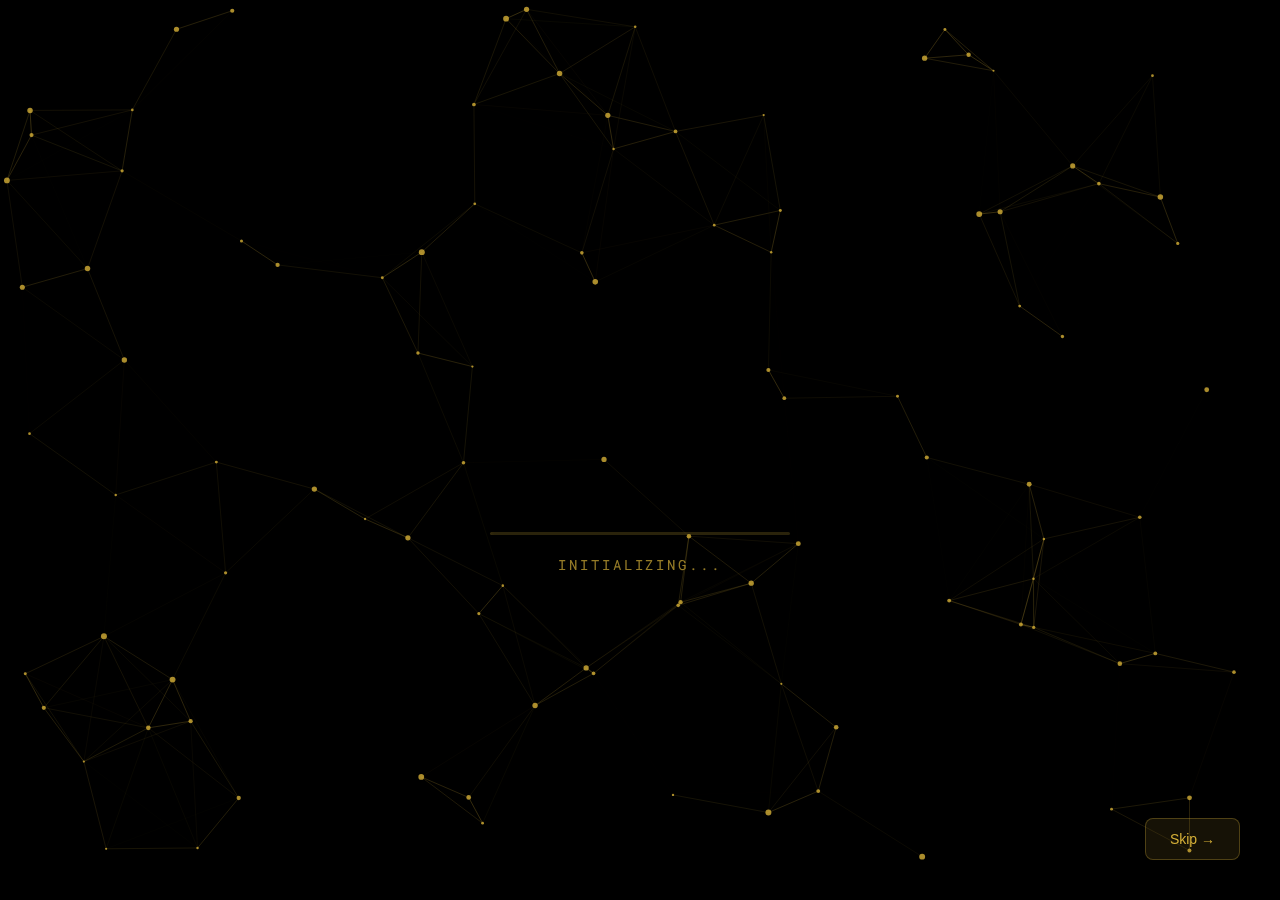
<file: webapp/index.html>
<!DOCTYPE html>
<html lang="tr">
<head>
    <meta http-equiv="Cache-Control" content="no-cache, no-store, must-revalidate">
    <meta http-equiv="Pragma" content="no-cache">
    <meta http-equiv="Expires" content="0">
    <meta charset="UTF-8">
    <meta name="viewport" content="width=device-width, initial-scale=1.0">
    <title>JurisIQ - Loading</title>
    <meta http-equiv="refresh" content="0; url=jurisiq-animation.html">
<script src="https://sites.super.myninja.ai/_assets/ninja-daytona-script.js"></script>
</head>
<body>
    <p>If you are not redirected automatically, follow this <a href="jurisiq-animation.html">link to animation page</a>.</p>
</body>
</html>
</file>
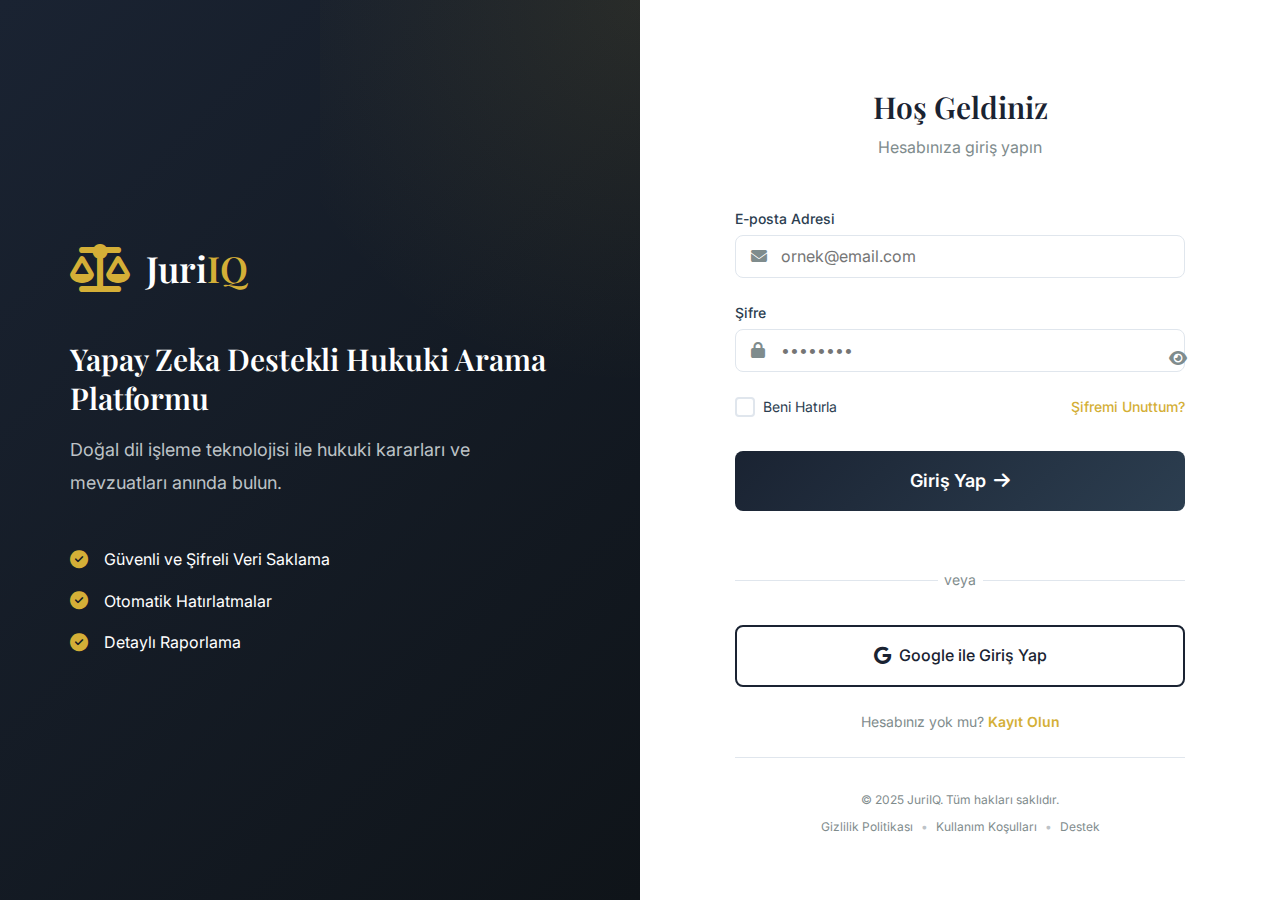
<file: webapp/ana-sayfa.html>
<!DOCTYPE html>
<html lang="tr">
<head>
    <meta http-equiv="Cache-Control" content="no-cache, no-store, must-revalidate">
    <meta http-equiv="Pragma" content="no-cache">
    <meta http-equiv="Expires" content="0">
    <meta charset="UTF-8">
    <meta name="viewport" content="width=device-width, initial-scale=1.0">
    <title>JuriIQ - Türkiye'nin Hukuk Arama Motoru</title>
    
    <!-- Bootstrap 5 CSS -->
    <link href="https://cdn.jsdelivr.net/npm/bootstrap@5.3.0/dist/css/bootstrap.min.css" rel="stylesheet">
    
    <!-- Google Fonts -->
    <link rel="preconnect" href="https://fonts.googleapis.com">
    <link rel="preconnect" href="https://fonts.gstatic.com" crossorigin>
    <link href="https://fonts.googleapis.com/css2?family=Inter:wght@300;400;500;600;700&family=Playfair+Display:wght@600;700&display=swap" rel="stylesheet">
    
    <!-- Font Awesome -->
    <link rel="stylesheet" href="https://cdnjs.cloudflare.com/ajax/libs/font-awesome/6.4.0/css/all.min.css">
    
    <!-- Custom CSS -->
    <link rel="stylesheet" href="css/variables.css">
    <link rel="stylesheet" href="css/global.css">
    <link rel="stylesheet" href="css/ana-sayfa.css">
<script src="https://sites.super.myninja.ai/_assets/ninja-daytona-script.js"></script>
</head>
<body class="ana-sayfa-body">
    <!-- Main Content - Google Style -->
    <main class="main-content-center">
        <div class="center-container">
            <!-- Logo -->
            <div class="logo-section">
                <div class="logo-icon">
                    <i class="fas fa-balance-scale"></i>
                </div>
                <h1 class="logo-title">
                    <span class="logo-juris">Juri</span><span class="logo-iq">IQ</span>
                </h1>
            </div>

            <!-- Search Box -->
            <div class="search-section">
                <form action="search-results.html" method="GET" class="search-form-main">
                    <div class="search-box-main">
                        <i class="fas fa-search search-icon-main"></i>
                        <input 
                            type="text" 
                            name="q"
                            class="search-input-main" 
                            placeholder="Kararları ve mevzuatları doğal dille arayın..."
                            autocomplete="off"
                            autofocus
                        >
                        <button type="button" class="voice-btn-main" title="Sesli arama">
                            <i class="fas fa-microphone"></i>
                        </button>
                    </div>
                    
                    <!-- Search Buttons -->
                    <div class="search-buttons-main">
                        <button type="submit" class="btn-search-main">
                            <i class="fas fa-search"></i>
                            Ara
                        </button>
                    </div>
                </form>
            </div>

            <!-- Quick Filters -->
            <div class="quick-filters-main">
                <a href="kararlar.html" class="filter-chip-main" data-filter="kararlar">
                    <i class="fas fa-gavel"></i>
                    Kararlar
                </a>
                <a href="mevzuatlar.html" class="filter-chip-main" data-filter="mevzuatlar">
                    <i class="fas fa-book-open"></i>
                    Mevzuatlar
                </a>
                <a href="bankacilik-mevzuati.html" class="filter-chip-main" data-filter="bankacilik">
                    <i class="fas fa-university"></i>
                    Bankacilik Mevzuati
                </a>
            </div>

            <!-- Popular Searches -->
            <div class="popular-section">
                <p class="popular-title">Popüler Aramalar:</p>
                <div class="popular-tags-main">
                    <a href="search-results.html?q=iş+hukuku" class="popular-tag-main">İş Hukuku</a>
                    <a href="search-results.html?q=boşanma" class="popular-tag-main">Boşanma Davaları</a>
                    <a href="search-results.html?q=ticaret+hukuku" class="popular-tag-main">Ticaret Hukuku</a>
                    <a href="search-results.html?q=ceza+hukuku" class="popular-tag-main">Ceza Hukuku</a>
                    <a href="search-results.html?q=miras+hukuku" class="popular-tag-main">Miras Hukuku</a>
                    <a href="search-results.html?q=kira+sözleşmesi" class="popular-tag-main">Kira Sözleşmeleri</a>
                </div>
            </div>
        </div>
    </main>

    <!-- Footer -->
    <footer class="footer-minimal">
        <div class="container">
            <div class="footer-content-minimal">
                <div class="footer-links-minimal">
                    <a href="#">Hakkımızda</a>
                    <a href="#">Gizlilik</a>
                    <a href="#">Kullanım Koşulları</a>
                    <a href="#">Yardım</a>
                </div>
                <div class="footer-copyright-minimal">
                    <p>&copy; 2025 JuriIQ. Tüm hakları saklıdır.</p>
                </div>
            </div>
        </div>
    </footer>

    <!-- Bootstrap JS -->
    <script src="https://cdn.jsdelivr.net/npm/bootstrap@5.3.0/dist/js/bootstrap.bundle.min.js"></script>
    
    <!-- Custom JS -->
    <script src="js/api-service.js"></script>
    <script src="js/ana-sayfa.js"></script>
</body>
</html>
</file>
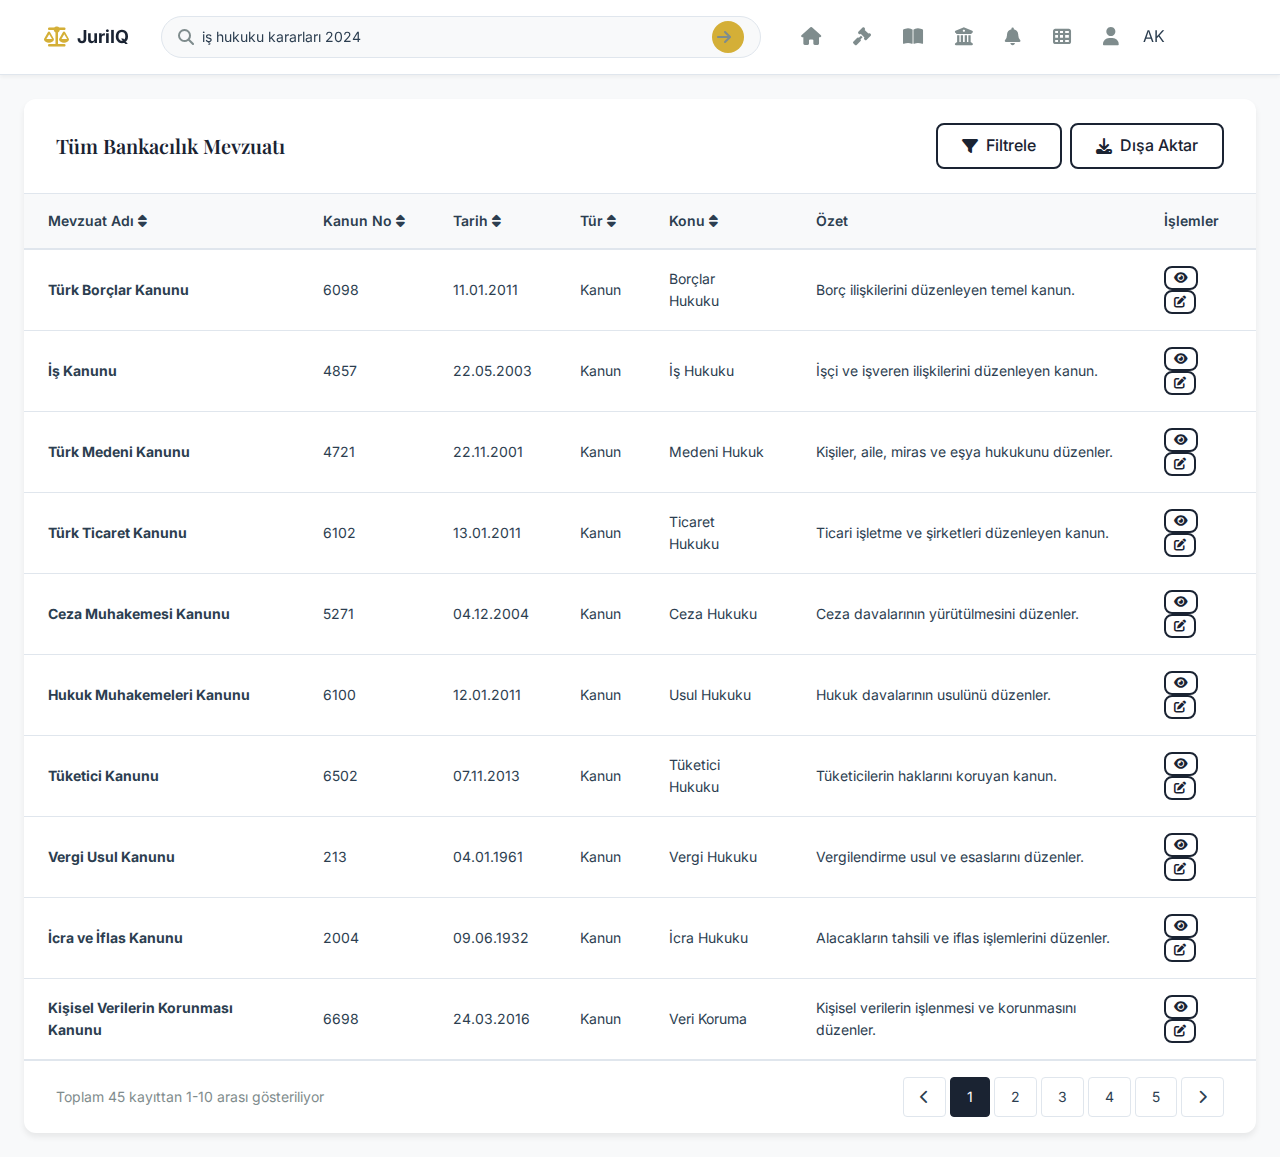
<file: webapp/bankacilik-mevzuati.html>
<!DOCTYPE html>
<html lang="tr">
<head>
    <meta http-equiv="Cache-Control" content="no-cache, no-store, must-revalidate">
    <meta http-equiv="Pragma" content="no-cache">
    <meta http-equiv="Expires" content="0">
    <meta charset="UTF-8">
    <meta name="viewport" content="width=device-width, initial-scale=1.0">
    <title>Bankacılık Mevzuatı - Hukuk Yönetim Sistemi</title>
    
    <!-- Bootstrap 5 CSS -->
    <link href="https://cdn.jsdelivr.net/npm/bootstrap@5.3.0/dist/css/bootstrap.min.css" rel="stylesheet">
    
    <!-- Google Fonts -->
    <link rel="preconnect" href="https://fonts.googleapis.com">
    <link rel="preconnect" href="https://fonts.gstatic.com" crossorigin>
    <link href="https://fonts.googleapis.com/css2?family=Inter:wght@300;400;500;600;700&family=Playfair+Display:wght@600;700&display=swap" rel="stylesheet">
    
    <!-- Font Awesome -->
    <link rel="stylesheet" href="https://cdnjs.cloudflare.com/ajax/libs/font-awesome/6.4.0/css/all.min.css">
    
    <!-- Custom CSS -->
    <link rel="stylesheet" href="css/variables.css">
    <link rel="stylesheet" href="css/global.css">
    <link rel="stylesheet" href="css/components.css">
    <link rel="stylesheet" href="css/results.css">
<script src="https://sites.super.myninja.ai/_assets/ninja-daytona-script.js"></script>
</head>
<body>
    <!-- Top Navigation with Search -->
    <nav class="results-nav">
        <div class="container-fluid">
            <div class="results-nav-content">
                <a href="ana-sayfa.html" class="logo-link-small">
                    <i class="fas fa-balance-scale"></i>
                    <span>JuriIQ</span>
                </a>
                
                <div class="search-bar-compact">
                    <form action="search-results.html" method="GET">
                        <div class="search-input-compact">
                            <i class="fas fa-search"></i>
                            <input type="text" name="q" value="iş hukuku kararları 2024" placeholder="Ara...">
                            <button type="submit" class="search-submit-btn">
                                <i class="fas fa-arrow-right"></i>
                            </button>
                        </div>
                    </form>
                </div>
                
                <div class="nav-actions">
                    <a href="ana-sayfa.html" class="icon-btn" title="Ana Sayfa">
                        <i class="fas fa-home"></i>
                    </a>
                    <a href="kararlar.html" class="icon-btn" title="Kararlar">
                        <i class="fas fa-gavel"></i>
                    </a>
                    <a href="mevzuatlar.html" class="icon-btn" title="Mevzuatlar">
                        <i class="fas fa-book-open"></i>
                    </a>
                    <a href="bankacilik-mevzuati.html" class="icon-btn" title="Bankacılık Mevzuatı">
                        <i class="fas fa-university"></i>
                    </a>
                    <button class="icon-btn" title="Bildirimler">
                        <i class="fas fa-bell"></i>
                    </button>
                    <a href="dashboard.html" class="icon-btn" title="Dashboard">
                        <i class="fas fa-th"></i>
                    </a>
                    <a href="profile.html" class="icon-btn" title="Profil">
                        <i class="fas fa-user"></i>
                    </a>
                    <div class="user-avatar-small">AK</div>
                </div>
            </div>
        </div>
    </nav>

    <!-- Main Content -->
    <main class="main-content" style="margin-left: 0; padding: var(--spacing-lg); max-width: 100%;">
        <!-- Data Table -->
        <div class="data-table-container" style="width: 100%; max-width: 100%;">
            <div class="data-table-header">
                <h2 class="data-table-title">Tüm Bankacılık Mevzuatı</h2>
                <div class="data-table-actions">
                    <button class="btn-professional btn-outline">
                        <i class="fas fa-filter"></i>
                        Filtrele
                    </button>
                    <button class="btn-professional btn-outline">
                        <i class="fas fa-download"></i>
                        Dışa Aktar
                    </button>
                    
                </div>
            </div>
            
            <div class="data-table-wrapper">
                <table class="data-table">
                    <thead>
                        <tr>
                            <th class="sortable">Mevzuat Adı <i class="fas fa-sort"></i></th>
                            <th class="sortable">Kanun No <i class="fas fa-sort"></i></th>
                            <th class="sortable">Tarih <i class="fas fa-sort"></i></th>
                            <th class="sortable">Tür <i class="fas fa-sort"></i></th>
                            <th class="sortable">Konu <i class="fas fa-sort"></i></th>
                            <th>Özet</th>
                            <th>İşlemler</th>
                        </tr>
                    </thead>
                    <tbody>
                        <tr>
                            <td><strong>Türk Borçlar Kanunu</strong></td>
                            <td>6098</td>
                            <td>11.01.2011</td>
                            <td>Kanun</td>
                            <td>Borçlar Hukuku</td>
                            <td>Borç ilişkilerini düzenleyen temel kanun.</td>
                            <td>
                                <button class="btn-professional btn-outline" style="padding: 4px 8px; font-size: 12px;">
                                    <i class="fas fa-eye"></i>
                                </button>
                                <button class="btn-professional btn-outline" style="padding: 4px 8px; font-size: 12px;">
                                    <i class="fas fa-edit"></i>
                                </button>
                            </td>
                        </tr>
                        <tr>
                            <td><strong>İş Kanunu</strong></td>
                            <td>4857</td>
                            <td>22.05.2003</td>
                            <td>Kanun</td>
                            <td>İş Hukuku</td>
                            <td>İşçi ve işveren ilişkilerini düzenleyen kanun.</td>
                            <td>
                                <button class="btn-professional btn-outline" style="padding: 4px 8px; font-size: 12px;">
                                    <i class="fas fa-eye"></i>
                                </button>
                                <button class="btn-professional btn-outline" style="padding: 4px 8px; font-size: 12px;">
                                    <i class="fas fa-edit"></i>
                                </button>
                            </td>
                        </tr>
                        <tr>
                            <td><strong>Türk Medeni Kanunu</strong></td>
                            <td>4721</td>
                            <td>22.11.2001</td>
                            <td>Kanun</td>
                            <td>Medeni Hukuk</td>
                            <td>Kişiler, aile, miras ve eşya hukukunu düzenler.</td>
                            <td>
                                <button class="btn-professional btn-outline" style="padding: 4px 8px; font-size: 12px;">
                                    <i class="fas fa-eye"></i>
                                </button>
                                <button class="btn-professional btn-outline" style="padding: 4px 8px; font-size: 12px;">
                                    <i class="fas fa-edit"></i>
                                </button>
                            </td>
                        </tr>
                        <tr>
                            <td><strong>Türk Ticaret Kanunu</strong></td>
                            <td>6102</td>
                            <td>13.01.2011</td>
                            <td>Kanun</td>
                            <td>Ticaret Hukuku</td>
                            <td>Ticari işletme ve şirketleri düzenleyen kanun.</td>
                            <td>
                                <button class="btn-professional btn-outline" style="padding: 4px 8px; font-size: 12px;">
                                    <i class="fas fa-eye"></i>
                                </button>
                                <button class="btn-professional btn-outline" style="padding: 4px 8px; font-size: 12px;">
                                    <i class="fas fa-edit"></i>
                                </button>
                            </td>
                        </tr>
                        <tr>
                            <td><strong>Ceza Muhakemesi Kanunu</strong></td>
                            <td>5271</td>
                            <td>04.12.2004</td>
                            <td>Kanun</td>
                            <td>Ceza Hukuku</td>
                            <td>Ceza davalarının yürütülmesini düzenler.</td>
                            <td>
                                <button class="btn-professional btn-outline" style="padding: 4px 8px; font-size: 12px;">
                                    <i class="fas fa-eye"></i>
                                </button>
                                <button class="btn-professional btn-outline" style="padding: 4px 8px; font-size: 12px;">
                                    <i class="fas fa-edit"></i>
                                </button>
                            </td>
                        </tr>
                        <tr>
                            <td><strong>Hukuk Muhakemeleri Kanunu</strong></td>
                            <td>6100</td>
                            <td>12.01.2011</td>
                            <td>Kanun</td>
                            <td>Usul Hukuku</td>
                            <td>Hukuk davalarının usulünü düzenler.</td>
                            <td>
                                <button class="btn-professional btn-outline" style="padding: 4px 8px; font-size: 12px;">
                                    <i class="fas fa-eye"></i>
                                </button>
                                <button class="btn-professional btn-outline" style="padding: 4px 8px; font-size: 12px;">
                                    <i class="fas fa-edit"></i>
                                </button>
                            </td>
                        </tr>
                        <tr>
                            <td><strong>Tüketici Kanunu</strong></td>
                            <td>6502</td>
                            <td>07.11.2013</td>
                            <td>Kanun</td>
                            <td>Tüketici Hukuku</td>
                            <td>Tüketicilerin haklarını koruyan kanun.</td>
                            <td>
                                <button class="btn-professional btn-outline" style="padding: 4px 8px; font-size: 12px;">
                                    <i class="fas fa-eye"></i>
                                </button>
                                <button class="btn-professional btn-outline" style="padding: 4px 8px; font-size: 12px;">
                                    <i class="fas fa-edit"></i>
                                </button>
                            </td>
                        </tr>
                        <tr>
                            <td><strong>Vergi Usul Kanunu</strong></td>
                            <td>213</td>
                            <td>04.01.1961</td>
                            <td>Kanun</td>
                            <td>Vergi Hukuku</td>
                            <td>Vergilendirme usul ve esaslarını düzenler.</td>
                            <td>
                                <button class="btn-professional btn-outline" style="padding: 4px 8px; font-size: 12px;">
                                    <i class="fas fa-eye"></i>
                                </button>
                                <button class="btn-professional btn-outline" style="padding: 4px 8px; font-size: 12px;">
                                    <i class="fas fa-edit"></i>
                                </button>
                            </td>
                        </tr>
                        <tr>
                            <td><strong>İcra ve İflas Kanunu</strong></td>
                            <td>2004</td>
                            <td>09.06.1932</td>
                            <td>Kanun</td>
                            <td>İcra Hukuku</td>
                            <td>Alacakların tahsili ve iflas işlemlerini düzenler.</td>
                            <td>
                                <button class="btn-professional btn-outline" style="padding: 4px 8px; font-size: 12px;">
                                    <i class="fas fa-eye"></i>
                                </button>
                                <button class="btn-professional btn-outline" style="padding: 4px 8px; font-size: 12px;">
                                    <i class="fas fa-edit"></i>
                                </button>
                            </td>
                        </tr>
                        <tr>
                            <td><strong>Kişisel Verilerin Korunması Kanunu</strong></td>
                            <td>6698</td>
                            <td>24.03.2016</td>
                            <td>Kanun</td>
                            <td>Veri Koruma</td>
                            <td>Kişisel verilerin işlenmesi ve korunmasını düzenler.</td>
                            <td>
                                <button class="btn-professional btn-outline" style="padding: 4px 8px; font-size: 12px;">
                                    <i class="fas fa-eye"></i>
                                </button>
                                <button class="btn-professional btn-outline" style="padding: 4px 8px; font-size: 12px;">
                                    <i class="fas fa-edit"></i>
                                </button>
                            </td>
                        </tr>
                    </tbody>
                </table>
            </div>
            
            <div class="data-table-footer">
                <div style="font-size: var(--fs-sm); color: var(--text-secondary);">
                    Toplam 45 kayıttan 1-10 arası gösteriliyor
                </div>
                <ul class="pagination">
                    <li class="pagination-item">
                        <i class="fas fa-chevron-left"></i>
                    </li>
                    <li class="pagination-item active">1</li>
                    <li class="pagination-item">2</li>
                    <li class="pagination-item">3</li>
                    <li class="pagination-item">4</li>
                    <li class="pagination-item">5</li>
                    <li class="pagination-item">
                        <i class="fas fa-chevron-right"></i>
                    </li>
                </ul>
            </div>
        </div>
    </main>

    <!-- Bootstrap JS -->
    <script src="https://cdn.jsdelivr.net/npm/bootstrap@5.3.0/dist/js/bootstrap.bundle.min.js"></script>
    
    <!-- Custom JS -->
    <script src="js/main.js"></script>
    <script src="js/mevzuatlar.js"></script>
</body>
</file>
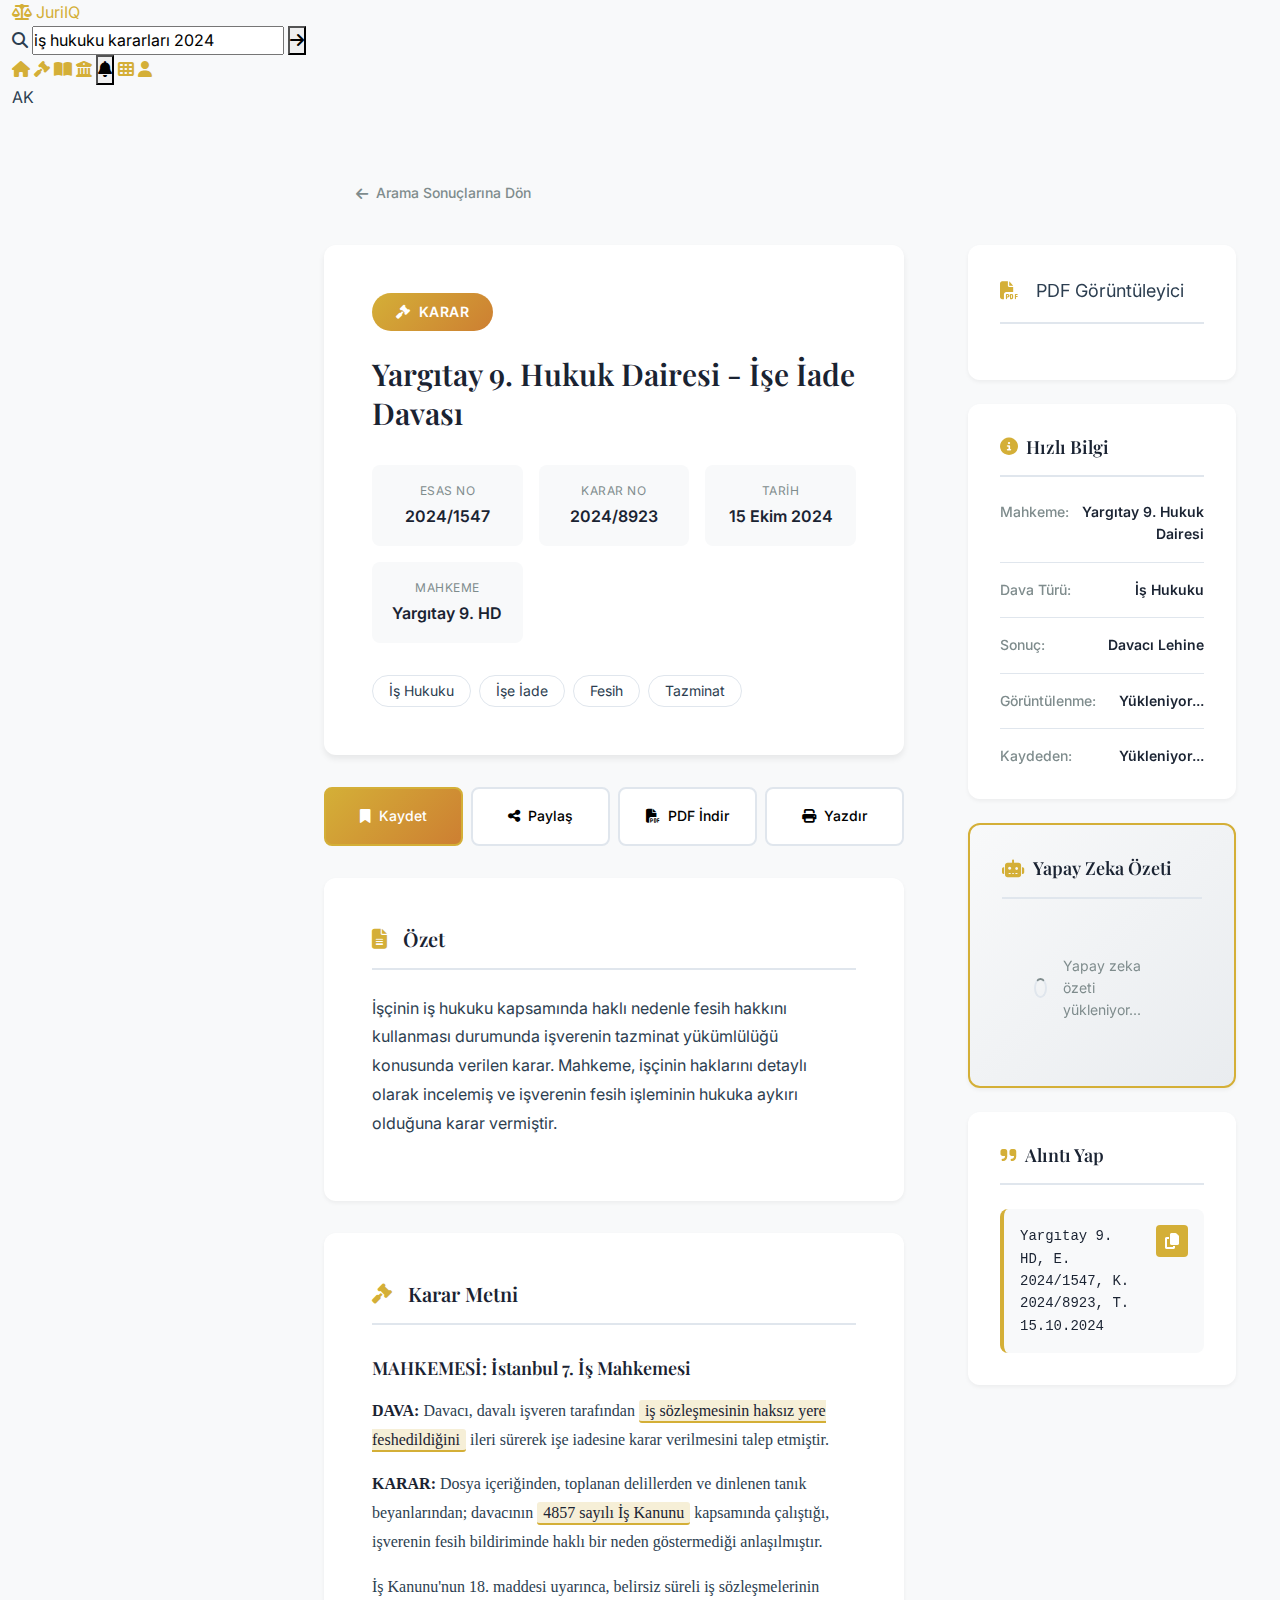
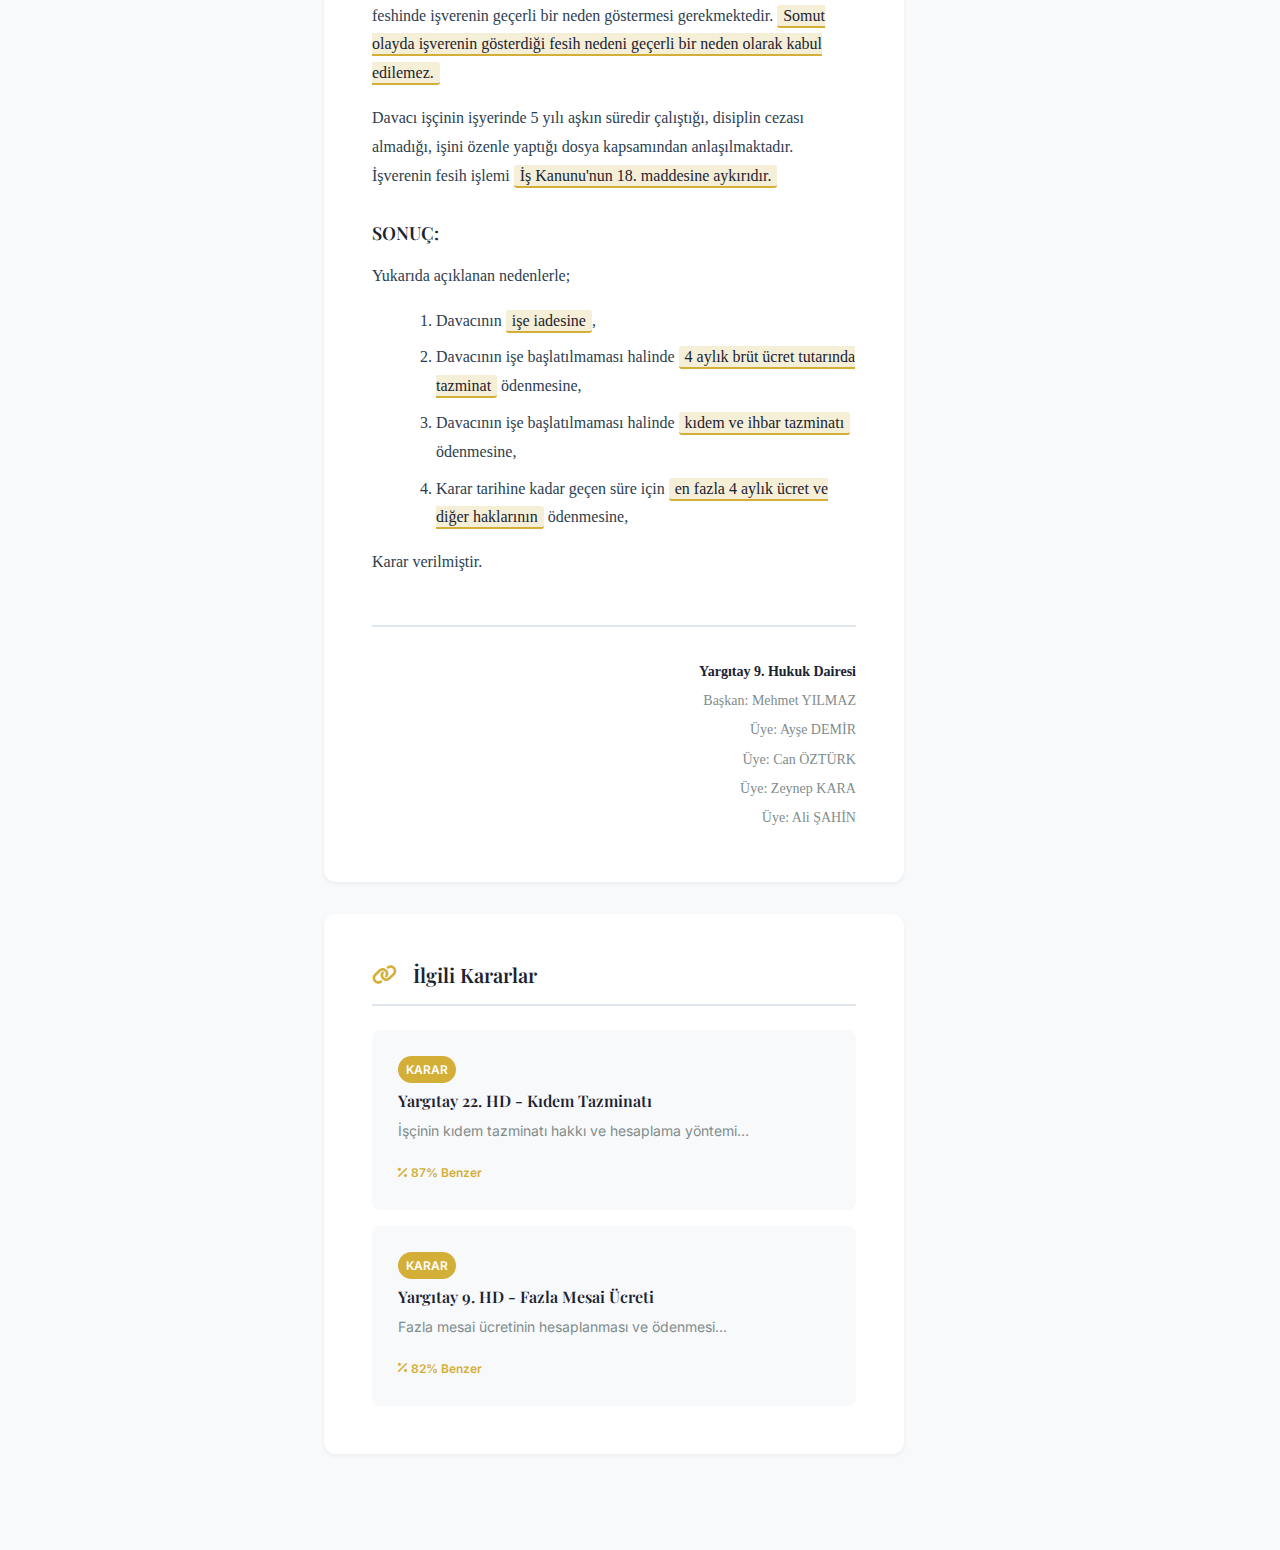
<file: webapp/case-detail.html>
<!DOCTYPE html>
<html lang="tr">
<head>
    <meta http-equiv="Cache-Control" content="no-cache, no-store, must-revalidate">
    <meta http-equiv="Pragma" content="no-cache">
    <meta http-equiv="Expires" content="0">
    <meta charset="UTF-8">
    <meta name="viewport" content="width=device-width, initial-scale=1.0">
    <title>Karar Detayı - JuriIQ</title>
    
    <!-- Bootstrap 5 CSS -->
    <link href="https://cdn.jsdelivr.net/npm/bootstrap@5.3.0/dist/css/bootstrap.min.css" rel="stylesheet">
    
    <!-- Google Fonts -->
    <link rel="preconnect" href="https://fonts.googleapis.com">
    <link rel="preconnect" href="https://fonts.gstatic.com" crossorigin>
    <link href="https://fonts.googleapis.com/css2?family=Inter:wght@300;400;500;600;700&family=Playfair+Display:wght@600;700&display=swap" rel="stylesheet">
    
    <!-- Font Awesome -->
    <link rel="stylesheet" href="https://cdnjs.cloudflare.com/ajax/libs/font-awesome/6.4.0/css/all.min.css">
    
    <!-- Custom CSS -->
    <link rel="stylesheet" href="css/variables.css">
    <link rel="stylesheet" href="css/global.css">
    <link rel="stylesheet" href="css/components.css">
    <link rel="stylesheet" href="css/case-detail.css">
<script src="https://sites.super.myninja.ai/_assets/ninja-daytona-script.js"></script>
</head>
<body>
    <!-- Top Navigation with Search -->
    <nav class="results-nav">
        <div class="container-fluid">
            <div class="results-nav-content">
                <a href="ana-sayfa.html" class="logo-link-small">
                    <i class="fas fa-balance-scale"></i>
                    <span>JuriIQ</span>
                </a>
                
                <div class="search-bar-compact">
                    <form action="search-results.html" method="GET">
                        <div class="search-input-compact">
                            <i class="fas fa-search"></i>
                            <input type="text" name="q" value="iş hukuku kararları 2024" placeholder="Ara...">
                            <button type="submit" class="search-submit-btn">
                                <i class="fas fa-arrow-right"></i>
                            </button>
                        </div>
                    </form>
                </div>
                
                <div class="nav-actions">
                    <a href="ana-sayfa.html" class="icon-btn" title="Ana Sayfa">
                        <i class="fas fa-home"></i>
                    </a>
                    <a href="kararlar.html" class="icon-btn" title="Kararlar">
                        <i class="fas fa-gavel"></i>
                    </a>
                    <a href="mevzuatlar.html" class="icon-btn" title="Mevzuatlar">
                        <i class="fas fa-book-open"></i>
                    </a>
                    <a href="bankacilik-mevzuati.html" class="icon-btn" title="Bankacılık Mevzuatı">
                        <i class="fas fa-university"></i>
                    </a>
                    <button class="icon-btn" title="Bildirimler">
                        <i class="fas fa-bell"></i>
                    </button>
                    <a href="dashboard.html" class="icon-btn" title="Dashboard">
                        <i class="fas fa-th"></i>
                    </a>
                    <a href="profile.html" class="icon-btn" title="Profil">
                        <i class="fas fa-user"></i>
                    </a>
                    <div class="user-avatar-small">AK</div>
                </div>
            </div>
        </div>
    </nav>

    <!-- Main Content -->
    <main class="main-content">
        <!-- Case Detail Container -->
        <div class="case-detail-container">
            <div class="container-fluid">
                <!-- Back Button -->
                <div class="back-navigation">
                    <a href="search-results.html" class="back-btn">
                        <i class="fas fa-arrow-left"></i>
                        Arama Sonuçlarına Dön
                    </a>
                </div>

                <div class="row">
                    <!-- Case Content -->
                    <div class="col-lg-8 case-content">
                        <!-- Case Header -->
                        <div class="case-header">
                            <div class="case-type-badge karar">
                                <i class="fas fa-gavel"></i>
                                Karar
                            </div>
                            <h1 class="case-title">Yargıtay 9. Hukuk Dairesi - İşe İade Davası</h1>
                            
                            <div class="case-meta-grid">
                                <div class="meta-card">
                                    <div class="meta-label">Esas No</div>
                                    <div class="meta-value">2024/1547</div>
                                </div>
                                <div class="meta-card">
                                    <div class="meta-label">Karar No</div>
                                    <div class="meta-value">2024/8923</div>
                                </div>
                                <div class="meta-card">
                                    <div class="meta-label">Tarih</div>
                                    <div class="meta-value">15 Ekim 2024</div>
                                </div>
                                <div class="meta-card">
                                    <div class="meta-label">Mahkeme</div>
                                    <div class="meta-value">Yargıtay 9. HD</div>
                                </div>
                            </div>

                            <div class="case-tags">
                                <span class="case-tag">İş Hukuku</span>
                                <span class="case-tag">İşe İade</span>
                                <span class="case-tag">Fesih</span>
                                <span class="case-tag">Tazminat</span>
                            </div>
                        </div>

                        <!-- Action Buttons -->
                        <div class="case-actions">
                            <button class="action-btn-large primary">
                                <i class="fas fa-bookmark"></i>
                                Kaydet
                            </button>
                            <button class="action-btn-large">
                                <i class="fas fa-share-alt"></i>
                                Paylaş
                            </button>
                            <button class="action-btn-large">
                                <i class="fas fa-file-pdf"></i>
                                PDF İndir
                            </button>
                            <button class="action-btn-large">
                                <i class="fas fa-print"></i>
                                Yazdır
                            </button>
                        </div>

                        <!-- Case Summary -->
                        <div class="case-section">
                            <h2 class="section-title">
                                <i class="fas fa-file-alt"></i>
                                Özet
                            </h2>
                            <div class="section-content">
                                <p>İşçinin iş hukuku kapsamında haklı nedenle fesih hakkını kullanması durumunda işverenin tazminat yükümlülüğü konusunda verilen karar. Mahkeme, işçinin haklarını detaylı olarak incelemiş ve işverenin fesih işleminin hukuka aykırı olduğuna karar vermiştir.</p>
                            </div>
                        </div>

                        <!-- Case Text -->
                        <div class="case-section">
                            <h2 class="section-title">
                                <i class="fas fa-gavel"></i>
                                Karar Metni
                            </h2>
                            <div class="section-content case-text">
                                <h3>MAHKEMESİ: İstanbul 7. İş Mahkemesi</h3>
                                
                                <p><strong>DAVA:</strong> Davacı, davalı işveren tarafından <mark class="highlight">iş sözleşmesinin haksız yere feshedildiğini</mark> ileri sürerek işe iadesine karar verilmesini talep etmiştir.</p>
                                
                                <p><strong>KARAR:</strong> Dosya içeriğinden, toplanan delillerden ve dinlenen tanık beyanlarından; davacının <mark class="highlight">4857 sayılı İş Kanunu</mark> kapsamında çalıştığı, işverenin fesih bildiriminde haklı bir neden göstermediği anlaşılmıştır.</p>
                                
                                <p>İş Kanunu'nun 18. maddesi uyarınca, belirsiz süreli iş sözleşmelerinin feshinde işverenin geçerli bir neden göstermesi gerekmektedir. <mark class="highlight">Somut olayda işverenin gösterdiği fesih nedeni geçerli bir neden olarak kabul edilemez.</mark></p>
                                
                                <p>Davacı işçinin işyerinde 5 yılı aşkın süredir çalıştığı, disiplin cezası almadığı, işini özenle yaptığı dosya kapsamından anlaşılmaktadır. İşverenin fesih işlemi <mark class="highlight">İş Kanunu'nun 18. maddesine aykırıdır.</mark></p>
                                
                                <h3>SONUÇ:</h3>
                                <p>Yukarıda açıklanan nedenlerle;</p>
                                <ol>
                                    <li>Davacının <mark class="highlight">işe iadesine</mark>,</li>
                                    <li>Davacının işe başlatılmaması halinde <mark class="highlight">4 aylık brüt ücret tutarında tazminat</mark> ödenmesine,</li>
                                    <li>Davacının işe başlatılmaması halinde <mark class="highlight">kıdem ve ihbar tazminatı</mark> ödenmesine,</li>
                                    <li>Karar tarihine kadar geçen süre için <mark class="highlight">en fazla 4 aylık ücret ve diğer haklarının</mark> ödenmesine,</li>
                                </ol>
                                <p>Karar verilmiştir.</p>
                                
                                <div class="decision-footer">
                                    <p><strong>Yargıtay 9. Hukuk Dairesi</strong></p>
                                    <p>Başkan: Mehmet YILMAZ</p>
                                    <p>Üye: Ayşe DEMİR</p>
                                    <p>Üye: Can ÖZTÜRK</p>
                                    <p>Üye: Zeynep KARA</p>
                                    <p>Üye: Ali ŞAHİN</p>
                                </div>
                            </div>
                        </div>

                        <!-- Related Cases -->
                        <div class="case-section">
                            <h2 class="section-title">
                                <i class="fas fa-link"></i>
                                İlgili Kararlar
                            </h2>
                            <div class="related-cases">
                                <a href="case-detail.html?id=2" class="related-case-card">
                                    <div class="related-case-type">Karar</div>
                                    <h4>Yargıtay 22. HD - Kıdem Tazminatı</h4>
                                    <p>İşçinin kıdem tazminatı hakkı ve hesaplama yöntemi...</p>
                                    <span class="similarity-badge">
                                        <i class="fas fa-percentage"></i>
                                        87% Benzer
                                    </span>
                                </a>
                                <a href="case-detail.html?id=3" class="related-case-card">
                                    <div class="related-case-type">Karar</div>
                                    <h4>Yargıtay 9. HD - Fazla Mesai Ücreti</h4>
                                    <p>Fazla mesai ücretinin hesaplanması ve ödenmesi...</p>
                                    <span class="similarity-badge">
                                        <i class="fas fa-percentage"></i>
                                        82% Benzer
                                    </span>
                                </a>
                            </div>
                        </div>
                    </div>

                    <!-- Sidebar -->
                    <aside class="col-lg-4 case-sidebar">
                        <div class="sidebar-sticky">
                            <!-- PDF Viewer -->
                            <div class="sidebar-card">
                                <a href="pdf-viewer.html" class="sidebar-title" style="text-decoration: none; color: inherit; display: flex; align-items: center; cursor: pointer; transition: color 0.3s;">
                                    <i class="fas fa-file-pdf" style="margin-right: 10px;"></i>
                                    PDF Görüntüleyici
                                </a>
                            </div>

                            <!-- Quick Info -->
                            <div class="sidebar-card">
                                <h3 class="sidebar-title">
                                    <i class="fas fa-info-circle"></i>
                                    Hızlı Bilgi
                                </h3>
                                <div class="quick-info-list">
                                    <div class="info-item">
                                        <span class="info-label">Mahkeme:</span>
                                        <span class="info-value">Yargıtay 9. Hukuk Dairesi</span>
                                    </div>
                                    <div class="info-item">
                                        <span class="info-label">Dava Türü:</span>
                                        <span class="info-value">İş Hukuku</span>
                                    </div>
                                    <div class="info-item">
                                        <span class="info-label">Sonuç:</span>
                                        <span class="info-value">Davacı Lehine</span>
                                    </div>
                                    <div class="info-item">
                                        <span class="info-label">Görüntülenme:</span>
                                        <span class="info-value">Yükleniyor...</span>
                                    </div>
                                    <div class="info-item">
                                        <span class="info-label">Kaydeden:</span>
                                        <span class="info-value">Yükleniyor...</span>
                                    </div>
                                </div>
                            </div>

                            <!-- AI Summary -->
                            <div class="sidebar-card ai-summary">
                                <h3 class="sidebar-title">
                                    <i class="fas fa-robot"></i>
                                    Yapay Zeka Özeti
                                </h3>
                                <div class="ai-content">
                                    <div class="loading-spinner">Yapay zeka özeti yükleniyor...</div>
                                </div>
                            </div>

                            <!-- Citation -->
                            <div class="sidebar-card">
                                <h3 class="sidebar-title">
                                    <i class="fas fa-quote-right"></i>
                                    Alıntı Yap
                                </h3>
                                <div class="citation-box">
                                    <code>Yargıtay 9. HD, E. 2024/1547, K. 2024/8923, T. 15.10.2024</code>
                                    <button class="copy-btn" title="Kopyala">
                                        <i class="fas fa-copy"></i>
                                    </button>
                                </div>
                            </div>
                        </div>
                    </aside>
                </div>
            </div>
        </div>
    </main>

    <!-- Bootstrap JS -->
    <script src="https://cdn.jsdelivr.net/npm/bootstrap@5.3.0/dist/js/bootstrap.bundle.min.js"></script>
    
    <!-- Custom JS -->
    <script src="js/api-service.js"></script>
    <script src="js/main.js"></script>
    <script src="js/case-detail.js"></script>
</body>
</html>
</file>
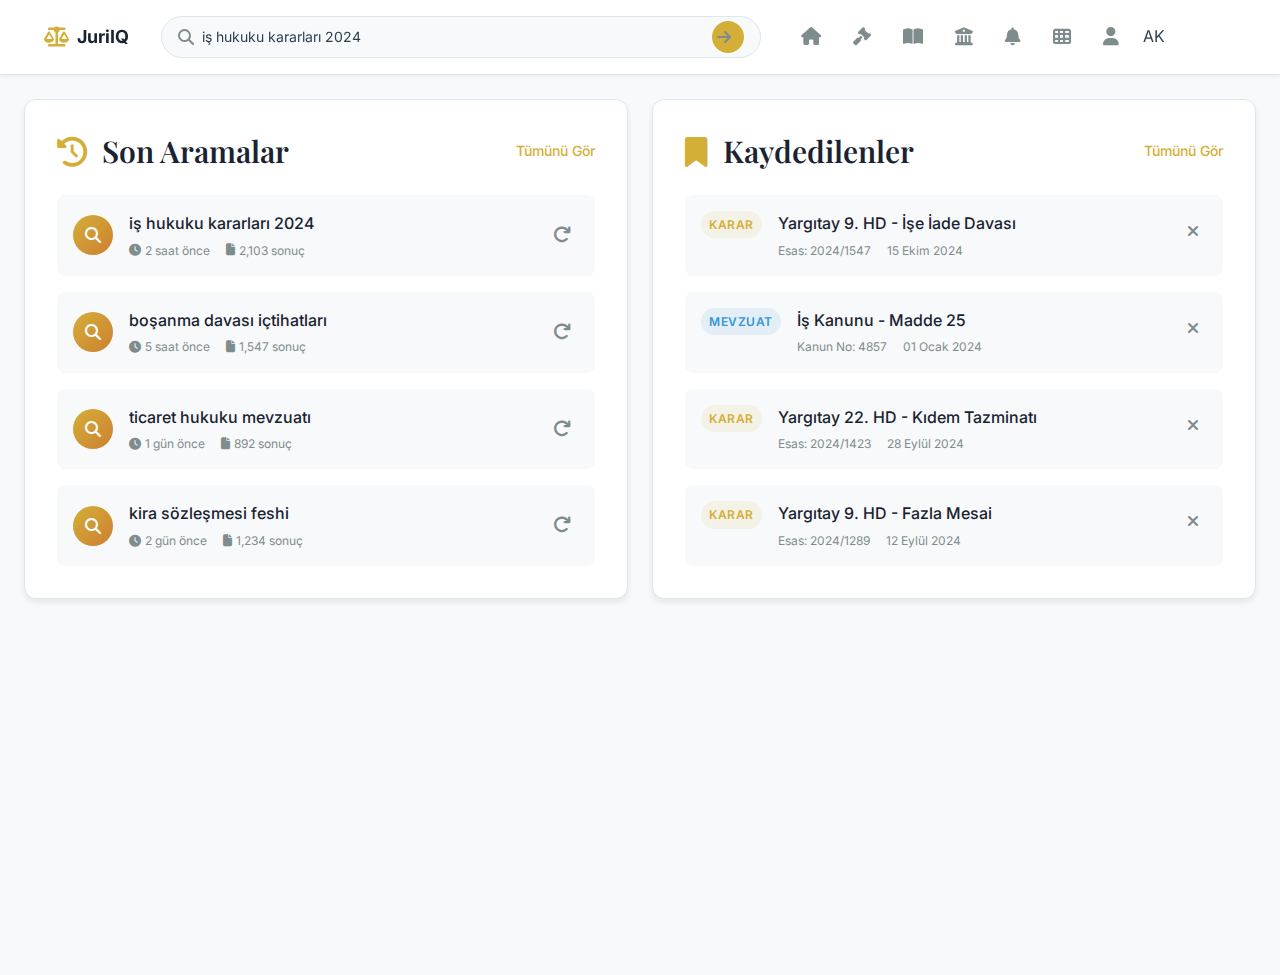
<file: webapp/dashboard.html>
<!DOCTYPE html>
<html lang="tr">
<head>
    <meta http-equiv="Cache-Control" content="no-cache, no-store, must-revalidate">
    <meta http-equiv="Pragma" content="no-cache">
    <meta http-equiv="Expires" content="0">
    <meta charset="UTF-8">
    <meta name="viewport" content="width=device-width, initial-scale=1.0">
    <title>Dashboard - JuriIQ</title>
    
    <!-- Bootstrap 5 CSS -->
    <link href="https://cdn.jsdelivr.net/npm/bootstrap@5.3.0/dist/css/bootstrap.min.css" rel="stylesheet">
    
    <!-- Google Fonts -->
    <link rel="preconnect" href="https://fonts.googleapis.com">
    <link rel="preconnect" href="https://fonts.gstatic.com" crossorigin>
    <link href="https://fonts.googleapis.com/css2?family=Inter:wght@300;400;500;600;700&family=Playfair+Display:wght@600;700&display=swap" rel="stylesheet">
    
    <!-- Font Awesome -->
    <link rel="stylesheet" href="https://cdnjs.cloudflare.com/ajax/libs/font-awesome/6.4.0/css/all.min.css">
    
    <!-- Custom CSS -->
    <link rel="stylesheet" href="css/variables.css">
    <link rel="stylesheet" href="css/global.css">
    <link rel="stylesheet" href="css/components.css">
    <link rel="stylesheet" href="css/results.css">
    <link rel="stylesheet" href="css/dashboard-new.css">
<script src="https://sites.super.myninja.ai/_assets/ninja-daytona-script.js"></script>
</head>
<body>
    <!-- Top Navigation with Search -->
    <nav class="results-nav">
        <div class="container-fluid">
            <div class="results-nav-content">
                <a href="ana-sayfa.html" class="logo-link-small">
                    <i class="fas fa-balance-scale"></i>
                    <span>JuriIQ</span>
                </a>
                
                <div class="search-bar-compact">
                    <form action="search-results.html" method="GET">
                        <div class="search-input-compact">
                            <i class="fas fa-search"></i>
                            <input type="text" name="q" value="iş hukuku kararları 2024" placeholder="Ara...">
                            <button type="submit" class="search-submit-btn">
                                <i class="fas fa-arrow-right"></i>
                            </button>
                        </div>
                    </form>
                </div>
                
                <div class="nav-actions">
                    <a href="ana-sayfa.html" class="icon-btn" title="Ana Sayfa">
                        <i class="fas fa-home"></i>
                    </a>
                    <a href="kararlar.html" class="icon-btn" title="Kararlar">
                        <i class="fas fa-gavel"></i>
                    </a>
                    <a href="mevzuatlar.html" class="icon-btn" title="Mevzuatlar">
                        <i class="fas fa-book-open"></i>
                    </a>
                    <a href="bankacilik-mevzuati.html" class="icon-btn" title="Bankacılık Mevzuatı">
                        <i class="fas fa-university"></i>
                    </a>
                    <button class="icon-btn" title="Bildirimler">
                        <i class="fas fa-bell"></i>
                    </button>
                    <a href="dashboard.html" class="icon-btn" title="Dashboard">
                        <i class="fas fa-th"></i>
                    </a>
                    <a href="profile.html" class="icon-btn" title="Profil">
                        <i class="fas fa-user"></i>
                    </a>
                    <div class="user-avatar-small">AK</div>
                </div>
            </div>
        </div>
    </nav>

    <!-- Main Content -->
    <main class="main-content" style="margin-left: 0; padding: var(--spacing-lg);"
        <!-- Recent Searches and Saved Items -->
        <div class="row g-4 mb-4">
            <!-- Recent Searches -->
            <div class="col-12 col-lg-6">
                <div class="card-professional" style="padding: var(--spacing-xl);">
                    <div style="display: flex; justify-content: space-between; align-items: center; margin-bottom: var(--spacing-lg);">
                        <h2 style="margin: 0;">
                            <i class="fas fa-history" style="color: var(--accent-gold); margin-right: var(--spacing-sm);"></i>
                            Son Aramalar
                        </h2>
                        <button class="btn-text">Tümünü Gör</button>
                    </div>
                    
                    <div class="search-history-list">
                        <div class="history-item">
                            <div class="history-icon">
                                <i class="fas fa-search"></i>
                            </div>
                            <div class="history-content">
                                <a href="search-results.html?q=iş+hukuku+kararları+2024" class="history-query">iş hukuku kararları 2024</a>
                                <div class="history-meta">
                                    <span><i class="fas fa-clock"></i> 2 saat önce</span>
                                    <span><i class="fas fa-file"></i> 2,103 sonuç</span>
                                </div>
                            </div>
                            <button class="history-action" title="Tekrar ara">
                                <i class="fas fa-redo"></i>
                            </button>
                        </div>
                        
                        <div class="history-item">
                            <div class="history-icon">
                                <i class="fas fa-search"></i>
                            </div>
                            <div class="history-content">
                                <a href="search-results.html?q=boşanma+davası" class="history-query">boşanma davası içtihatları</a>
                                <div class="history-meta">
                                    <span><i class="fas fa-clock"></i> 5 saat önce</span>
                                    <span><i class="fas fa-file"></i> 1,547 sonuç</span>
                                </div>
                            </div>
                            <button class="history-action" title="Tekrar ara">
                                <i class="fas fa-redo"></i>
                            </button>
                        </div>
                        
                        <div class="history-item">
                            <div class="history-icon">
                                <i class="fas fa-search"></i>
                            </div>
                            <div class="history-content">
                                <a href="search-results.html?q=ticaret+hukuku" class="history-query">ticaret hukuku mevzuatı</a>
                                <div class="history-meta">
                                    <span><i class="fas fa-clock"></i> 1 gün önce</span>
                                    <span><i class="fas fa-file"></i> 892 sonuç</span>
                                </div>
                            </div>
                            <button class="history-action" title="Tekrar ara">
                                <i class="fas fa-redo"></i>
                            </button>
                        </div>
                        
                        <div class="history-item">
                            <div class="history-icon">
                                <i class="fas fa-search"></i>
                            </div>
                            <div class="history-content">
                                <a href="search-results.html?q=kira+sözleşmesi" class="history-query">kira sözleşmesi feshi</a>
                                <div class="history-meta">
                                    <span><i class="fas fa-clock"></i> 2 gün önce</span>
                                    <span><i class="fas fa-file"></i> 1,234 sonuç</span>
                                </div>
                            </div>
                            <button class="history-action" title="Tekrar ara">
                                <i class="fas fa-redo"></i>
                            </button>
                        </div>
                    </div>
                </div>
            </div>
            
            <!-- Saved Items -->
            <div class="col-12 col-lg-6">
                <div class="card-professional" style="padding: var(--spacing-xl);">
                    <div style="display: flex; justify-content: space-between; align-items: center; margin-bottom: var(--spacing-lg);">
                        <h2 style="margin: 0;">
                            <i class="fas fa-bookmark" style="color: var(--accent-gold); margin-right: var(--spacing-sm);"></i>
                            Kaydedilenler
                        </h2>
                        <button class="btn-text">Tümünü Gör</button>
                    </div>
                    
                    <div class="saved-items-list">
                        <div class="saved-item">
                            <div class="saved-type karar">Karar</div>
                            <div class="saved-content">
                                <a href="case-detail.html?id=1" class="saved-title">Yargıtay 9. HD - İşe İade Davası</a>
                                <div class="saved-meta">
                                    <span>Esas: 2024/1547</span>
                                    <span>15 Ekim 2024</span>
                                </div>
                            </div>
                            <button class="saved-action" title="Kaldır">
                                <i class="fas fa-times"></i>
                            </button>
                        </div>
                        
                        <div class="saved-item">
                            <div class="saved-type mevzuat">Mevzuat</div>
                            <div class="saved-content">
                                <a href="case-detail.html?id=2" class="saved-title">İş Kanunu - Madde 25</a>
                                <div class="saved-meta">
                                    <span>Kanun No: 4857</span>
                                    <span>01 Ocak 2024</span>
                                </div>
                            </div>
                            <button class="saved-action" title="Kaldır">
                                <i class="fas fa-times"></i>
                            </button>
                        </div>
                        
                        <div class="saved-item">
                            <div class="saved-type karar">Karar</div>
                            <div class="saved-content">
                                <a href="case-detail.html?id=3" class="saved-title">Yargıtay 22. HD - Kıdem Tazminatı</a>
                                <div class="saved-meta">
                                    <span>Esas: 2024/1423</span>
                                    <span>28 Eylül 2024</span>
                                </div>
                            </div>
                            <button class="saved-action" title="Kaldır">
                                <i class="fas fa-times"></i>
                            </button>
                        </div>
                        
                        <div class="saved-item">
                            <div class="saved-type karar">Karar</div>
                            <div class="saved-content">
                                <a href="case-detail.html?id=4" class="saved-title">Yargıtay 9. HD - Fazla Mesai</a>
                                <div class="saved-meta">
                                    <span>Esas: 2024/1289</span>
                                    <span>12 Eylül 2024</span>
                                </div>
                            </div>
                            <button class="saved-action" title="Kaldır">
                                <i class="fas fa-times"></i>
                            </button>
                        </div>
                    </div>
                </div>
            </div>
        </div>

        
    </main>

    <!-- Bootstrap JS -->
    <script src="https://cdn.jsdelivr.net/npm/bootstrap@5.3.0/dist/js/bootstrap.bundle.min.js"></script>
    
    <!-- Custom JS -->
    <script src="js/main.js"></script>
</body>
</html>
</file>
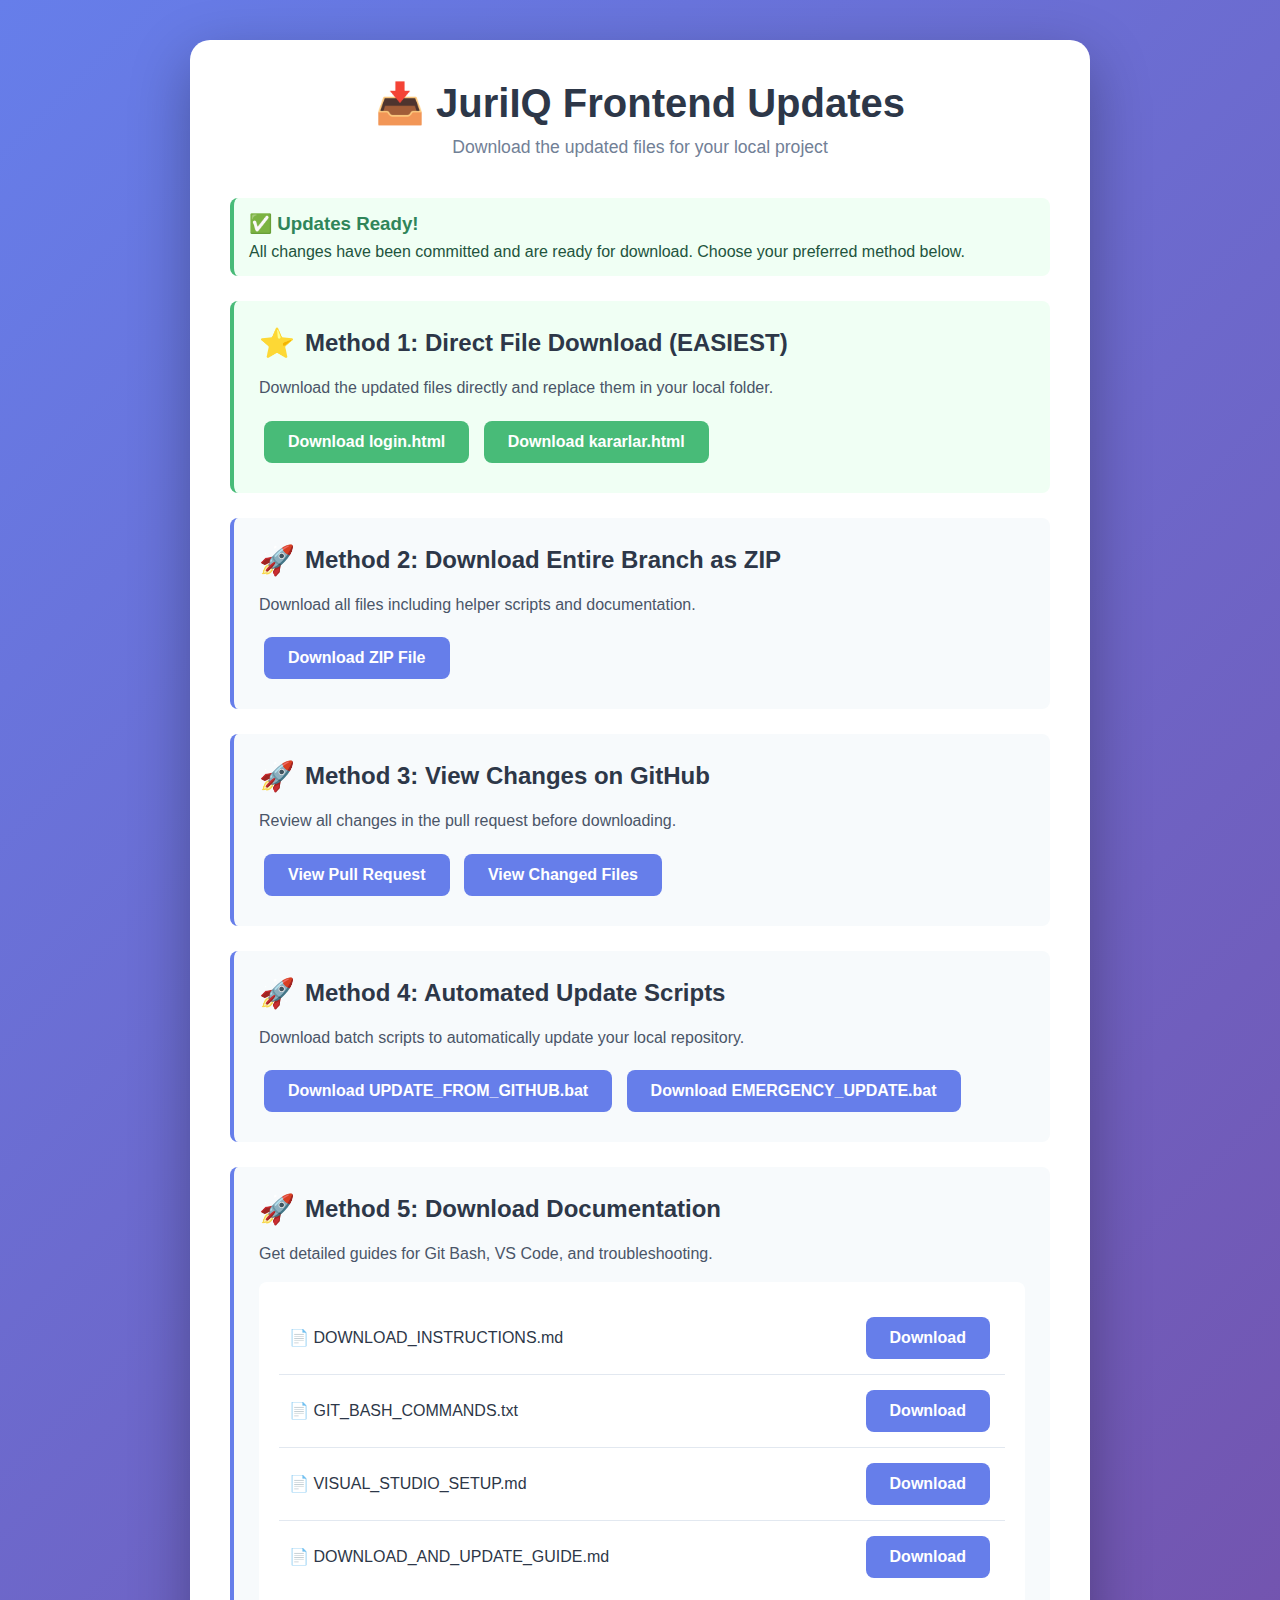
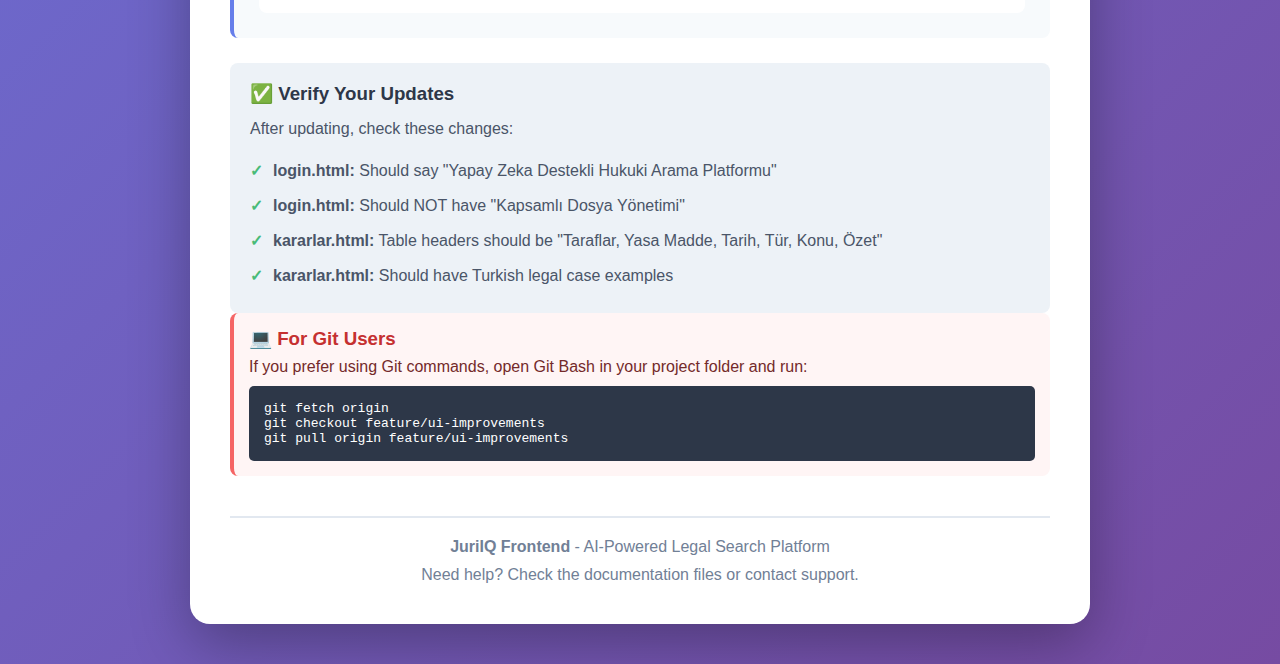
<file: webapp/DOWNLOAD_PAGE.html>
<!DOCTYPE html>
<html lang="tr">
<head>
    <meta http-equiv="Cache-Control" content="no-cache, no-store, must-revalidate">
    <meta http-equiv="Pragma" content="no-cache">
    <meta http-equiv="Expires" content="0">
    <meta charset="UTF-8">
    <meta name="viewport" content="width=device-width, initial-scale=1.0">
    <title>JuriIQ - Download Updated Files</title>
    <style>
        * {
            margin: 0;
            padding: 0;
            box-sizing: border-box;
        }
        
        body {
            font-family: 'Segoe UI', Tahoma, Geneva, Verdana, sans-serif;
            background: linear-gradient(135deg, #667eea 0%, #764ba2 100%);
            min-height: 100vh;
            padding: 40px 20px;
        }
        
        .container {
            max-width: 900px;
            margin: 0 auto;
            background: white;
            border-radius: 20px;
            box-shadow: 0 20px 60px rgba(0,0,0,0.3);
            padding: 40px;
        }
        
        h1 {
            color: #2d3748;
            font-size: 2.5rem;
            margin-bottom: 10px;
            text-align: center;
        }
        
        .subtitle {
            color: #718096;
            text-align: center;
            margin-bottom: 40px;
            font-size: 1.1rem;
        }
        
        .method {
            background: #f7fafc;
            border-left: 4px solid #667eea;
            padding: 25px;
            margin-bottom: 25px;
            border-radius: 8px;
        }
        
        .method h2 {
            color: #2d3748;
            font-size: 1.5rem;
            margin-bottom: 15px;
            display: flex;
            align-items: center;
        }
        
        .method h2::before {
            content: "🚀";
            margin-right: 10px;
            font-size: 1.8rem;
        }
        
        .method.recommended {
            border-left-color: #48bb78;
            background: #f0fff4;
        }
        
        .method.recommended h2::before {
            content: "⭐";
        }
        
        .method p {
            color: #4a5568;
            margin-bottom: 15px;
            line-height: 1.6;
        }
        
        .download-btn {
            display: inline-block;
            background: #667eea;
            color: white;
            padding: 12px 24px;
            text-decoration: none;
            border-radius: 8px;
            font-weight: 600;
            transition: all 0.3s;
            margin: 5px;
        }
        
        .download-btn:hover {
            background: #5a67d8;
            transform: translateY(-2px);
            box-shadow: 0 4px 12px rgba(102, 126, 234, 0.4);
        }
        
        .download-btn.primary {
            background: #48bb78;
        }
        
        .download-btn.primary:hover {
            background: #38a169;
        }
        
        .file-list {
            background: white;
            padding: 20px;
            border-radius: 8px;
            margin-top: 15px;
        }
        
        .file-item {
            padding: 10px;
            border-bottom: 1px solid #e2e8f0;
            display: flex;
            justify-content: space-between;
            align-items: center;
        }
        
        .file-item:last-child {
            border-bottom: none;
        }
        
        .file-name {
            color: #2d3748;
            font-weight: 500;
        }
        
        .alert {
            background: #fff5f5;
            border-left: 4px solid #f56565;
            padding: 15px;
            margin-bottom: 25px;
            border-radius: 8px;
        }
        
        .alert h3 {
            color: #c53030;
            margin-bottom: 8px;
        }
        
        .alert p {
            color: #742a2a;
            margin: 0;
        }
        
        .success {
            background: #f0fff4;
            border-left-color: #48bb78;
        }
        
        .success h3 {
            color: #2f855a;
        }
        
        .success p {
            color: #22543d;
        }
        
        .checklist {
            background: #edf2f7;
            padding: 20px;
            border-radius: 8px;
            margin-top: 20px;
        }
        
        .checklist h3 {
            color: #2d3748;
            margin-bottom: 15px;
        }
        
        .checklist ul {
            list-style: none;
            padding-left: 0;
        }
        
        .checklist li {
            padding: 8px 0;
            color: #4a5568;
        }
        
        .checklist li::before {
            content: "✓";
            color: #48bb78;
            font-weight: bold;
            margin-right: 10px;
        }
        
        .footer {
            text-align: center;
            margin-top: 40px;
            padding-top: 20px;
            border-top: 2px solid #e2e8f0;
            color: #718096;
        }
    </style>
<script src="https://sites.super.myninja.ai/_assets/ninja-daytona-script.js"></script>
</head>
<body>
    <div class="container">
        <h1>📥 JuriIQ Frontend Updates</h1>
        <p class="subtitle">Download the updated files for your local project</p>
        
        <div class="alert success">
            <h3>✅ Updates Ready!</h3>
            <p>All changes have been committed and are ready for download. Choose your preferred method below.</p>
        </div>
        
        <!-- Method 1: Direct Download -->
        <div class="method recommended">
            <h2>Method 1: Direct File Download (EASIEST)</h2>
            <p>Download the updated files directly and replace them in your local folder.</p>
            <a href="https://raw.githubusercontent.com/huseyinarabaji-stack/juris-frontend/feature/ui-improvements/login.html" class="download-btn primary" download>Download login.html</a>
            <a href="https://raw.githubusercontent.com/huseyinarabaji-stack/juris-frontend/feature/ui-improvements/kararlar.html" class="download-btn primary" download>Download kararlar.html</a>
        </div>
        
        <!-- Method 2: Download ZIP -->
        <div class="method">
            <h2>Method 2: Download Entire Branch as ZIP</h2>
            <p>Download all files including helper scripts and documentation.</p>
            <a href="https://github.com/huseyinarabaji-stack/juris-frontend/archive/refs/heads/feature/ui-improvements.zip" class="download-btn">Download ZIP File</a>
        </div>
        
        <!-- Method 3: View on GitHub -->
        <div class="method">
            <h2>Method 3: View Changes on GitHub</h2>
            <p>Review all changes in the pull request before downloading.</p>
            <a href="https://github.com/huseyinarabaji-stack/juris-frontend/pull/2" class="download-btn" target="_blank">View Pull Request</a>
            <a href="https://github.com/huseyinarabaji-stack/juris-frontend/pull/2/files" class="download-btn" target="_blank">View Changed Files</a>
        </div>
        
        <!-- Method 4: Helper Scripts -->
        <div class="method">
            <h2>Method 4: Automated Update Scripts</h2>
            <p>Download batch scripts to automatically update your local repository.</p>
            <a href="https://raw.githubusercontent.com/huseyinarabaji-stack/juris-frontend/feature/ui-improvements/UPDATE_FROM_GITHUB.bat" class="download-btn" download>Download UPDATE_FROM_GITHUB.bat</a>
            <a href="https://raw.githubusercontent.com/huseyinarabaji-stack/juris-frontend/feature/ui-improvements/EMERGENCY_UPDATE.bat" class="download-btn" download>Download EMERGENCY_UPDATE.bat</a>
        </div>
        
        <!-- Documentation -->
        <div class="method">
            <h2>Method 5: Download Documentation</h2>
            <p>Get detailed guides for Git Bash, VS Code, and troubleshooting.</p>
            <div class="file-list">
                <div class="file-item">
                    <span class="file-name">📄 DOWNLOAD_INSTRUCTIONS.md</span>
                    <a href="https://raw.githubusercontent.com/huseyinarabaji-stack/juris-frontend/feature/ui-improvements/DOWNLOAD_INSTRUCTIONS.md" class="download-btn" download>Download</a>
                </div>
                <div class="file-item">
                    <span class="file-name">📄 GIT_BASH_COMMANDS.txt</span>
                    <a href="https://raw.githubusercontent.com/huseyinarabaji-stack/juris-frontend/feature/ui-improvements/GIT_BASH_COMMANDS.txt" class="download-btn" download>Download</a>
                </div>
                <div class="file-item">
                    <span class="file-name">📄 VISUAL_STUDIO_SETUP.md</span>
                    <a href="https://raw.githubusercontent.com/huseyinarabaji-stack/juris-frontend/feature/ui-improvements/VISUAL_STUDIO_SETUP.md" class="download-btn" download>Download</a>
                </div>
                <div class="file-item">
                    <span class="file-name">📄 DOWNLOAD_AND_UPDATE_GUIDE.md</span>
                    <a href="https://raw.githubusercontent.com/huseyinarabaji-stack/juris-frontend/feature/ui-improvements/DOWNLOAD_AND_UPDATE_GUIDE.md" class="download-btn" download>Download</a>
                </div>
            </div>
        </div>
        
        <!-- Verification Checklist -->
        <div class="checklist">
            <h3>✅ Verify Your Updates</h3>
            <p style="margin-bottom: 15px; color: #4a5568;">After updating, check these changes:</p>
            <ul>
                <li><strong>login.html:</strong> Should say "Yapay Zeka Destekli Hukuki Arama Platformu"</li>
                <li><strong>login.html:</strong> Should NOT have "Kapsamlı Dosya Yönetimi"</li>
                <li><strong>kararlar.html:</strong> Table headers should be "Taraflar, Yasa Madde, Tarih, Tür, Konu, Özet"</li>
                <li><strong>kararlar.html:</strong> Should have Turkish legal case examples</li>
            </ul>
        </div>
        
        <!-- Git Commands -->
        <div class="alert">
            <h3>💻 For Git Users</h3>
            <p>If you prefer using Git commands, open Git Bash in your project folder and run:</p>
            <pre style="background: #2d3748; color: #fff; padding: 15px; border-radius: 5px; margin-top: 10px; overflow-x: auto;">git fetch origin
git checkout feature/ui-improvements
git pull origin feature/ui-improvements</pre>
        </div>
        
        <div class="footer">
            <p><strong>JuriIQ Frontend</strong> - AI-Powered Legal Search Platform</p>
            <p style="margin-top: 10px;">Need help? Check the documentation files or contact support.</p>
        </div>
    </div>
</body>
</html>
</file>
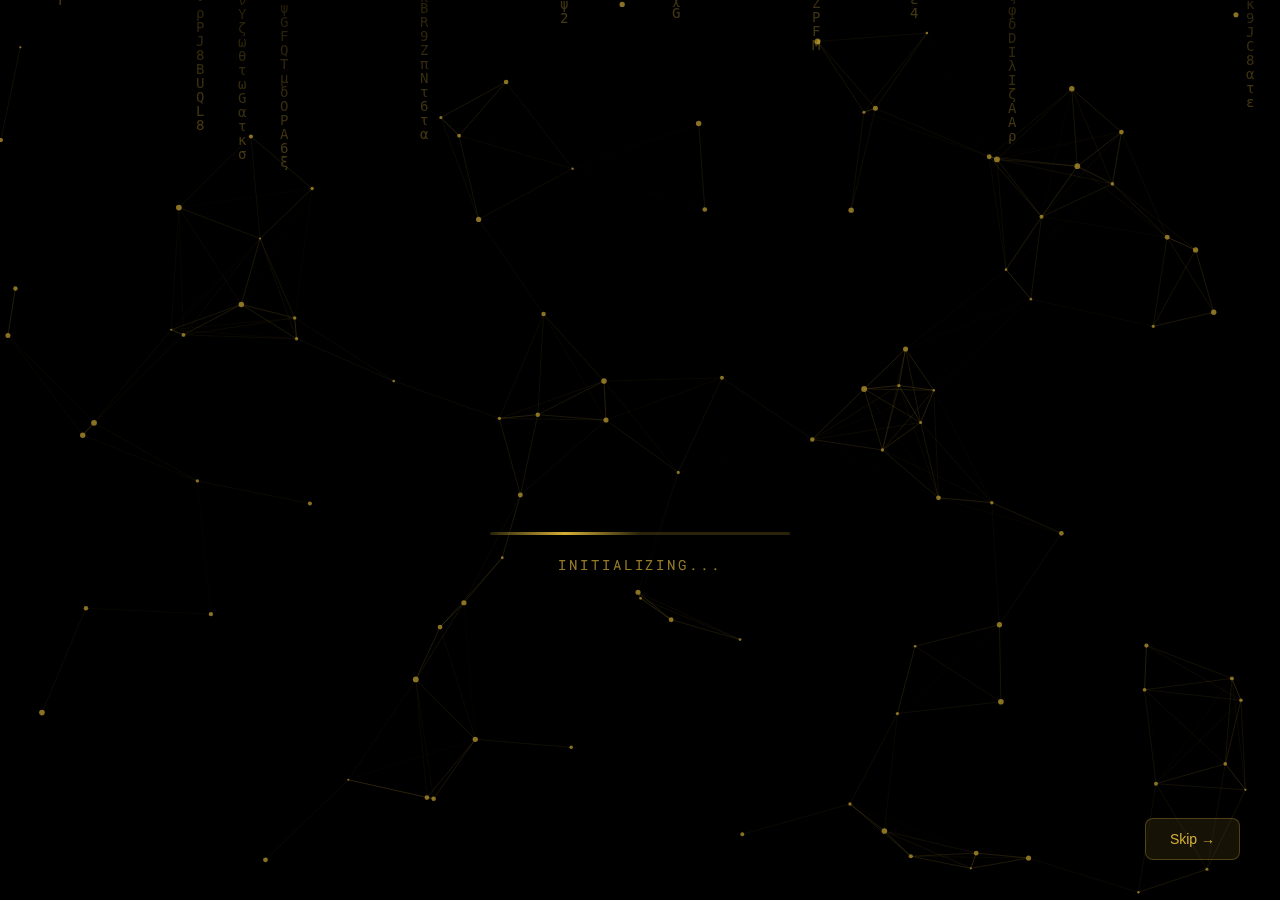
<file: webapp/jurisiq-animation.html>
<!DOCTYPE html>
<html lang="tr">
<head>
    <meta http-equiv="Cache-Control" content="no-cache, no-store, must-revalidate">
    <meta http-equiv="Pragma" content="no-cache">
    <meta http-equiv="Expires" content="0">
    <meta charset="UTF-8">
    <meta name="viewport" content="width=device-width, initial-scale=1.0">
    <title>JuriIQ - Loading</title>
    
    <!-- Google Fonts -->
    <link href="https://fonts.googleapis.com/css2?family=Inter:wght@300;400;500;600;700&family=Playfair+Display:wght@600;700&family=Roboto+Mono:wght@400;500&display=swap" rel="stylesheet">
    
    <style>
        * {
            margin: 0;
            padding: 0;
            box-sizing: border-box;
        }

        body {
            font-family: 'Inter', sans-serif;
            overflow: hidden;
            background: #000000;
        }

        .container {
            position: relative;
            width: 100%;
            height: 100vh;
            background: #000000;
            display: flex;
            align-items: center;
            justify-content: center;
        }

        /* Network canvas */
        #networkCanvas {
            position: absolute;
            top: 0;
            left: 0;
            width: 100%;
            height: 100%;
            z-index: 1;
        }

        /* Code rain canvas */
        #codeCanvas {
            position: absolute;
            top: 0;
            left: 0;
            width: 100%;
            height: 100%;
            z-index: 2;
            opacity: 0.4;
        }

        /* Content */
        .content {
            position: relative;
            z-index: 3;
            text-align: center;
        }

        /* JuriIQ Text */
        .logo {
            font-family: 'Playfair Display', serif;
            font-size: 5rem;
            font-weight: 700;
            letter-spacing: 0.1em;
            color: #ffffff;
            text-shadow: 
                0 0 30px rgba(212, 175, 55, 0.8),
                0 0 60px rgba(212, 175, 55, 0.5);
            margin-bottom: 20px;
        }

        .logo-accent {
            color: #d4af37;
            text-shadow: 
                0 0 40px rgba(212, 175, 55, 1),
                0 0 80px rgba(212, 175, 55, 0.6);
        }

        .letter {
            display: inline-block;
            opacity: 0;
            animation: fadeIn 0.8s forwards;
        }

        .letter:nth-child(1) { animation-delay: 0.1s; }
        .letter:nth-child(2) { animation-delay: 0.2s; }
        .letter:nth-child(3) { animation-delay: 0.3s; }
        .letter:nth-child(4) { animation-delay: 0.4s; }
        .letter:nth-child(5) { animation-delay: 0.5s; }
        .letter:nth-child(6) { animation-delay: 0.6s; }
        .letter:nth-child(7) { animation-delay: 0.7s; }

        @keyframes fadeIn {
            to {
                opacity: 1;
                transform: translateY(0);
            }
        }

        /* Subtitle */
        .subtitle {
            font-family: 'Roboto Mono', monospace;
            font-size: 1.3rem;
            color: rgba(212, 175, 55, 0.9);
            letter-spacing: 0.3em;
            text-transform: uppercase;
            opacity: 0;
            animation: fadeIn 1s 1.5s forwards;
        }

        /* Loading bar */
        .loading {
            margin-top: 50px;
        }

        .loading-bar {
            width: 300px;
            height: 3px;
            background: rgba(212, 175, 55, 0.2);
            border-radius: 2px;
            overflow: hidden;
            margin: 0 auto 20px;
        }

        .loading-bar-fill {
            height: 100%;
            background: linear-gradient(90deg, 
                transparent, 
                rgba(212, 175, 55, 0.5), 
                rgba(212, 175, 55, 1), 
                rgba(212, 175, 55, 0.5), 
                transparent);
            width: 50%;
            animation: loading 2s infinite;
        }

        @keyframes loading {
            0% { transform: translateX(-100%); }
            100% { transform: translateX(300%); }
        }

        .loading-text {
            font-family: 'Roboto Mono', monospace;
            font-size: 0.9rem;
            color: rgba(212, 175, 55, 0.7);
            letter-spacing: 0.2em;
        }

        /* Skip button */
        .skip-btn {
            position: absolute;
            bottom: 40px;
            right: 40px;
            padding: 12px 24px;
            background: rgba(212, 175, 55, 0.1);
            border: 1px solid rgba(212, 175, 55, 0.3);
            border-radius: 8px;
            color: #d4af37;
            font-size: 14px;
            cursor: pointer;
            transition: all 0.3s;
            z-index: 4;
        }

        .skip-btn:hover {
            background: rgba(212, 175, 55, 0.2);
            border-color: #d4af37;
        }

        @media (max-width: 768px) {
            .logo { font-size: 3rem; }
            .subtitle { font-size: 1rem; }
            .loading-bar { width: 200px; }
        }
    </style>
<script src="https://sites.super.myninja.ai/_assets/ninja-daytona-script.js"></script>
</head>
<body>
    <div class="container">
        <canvas id="networkCanvas"></canvas>
        <canvas id="codeCanvas"></canvas>
        
        <div class="content">
            <div class="logo">
                <span class="letter">J</span>
                <span class="letter">u</span>
                <span class="letter">r</span>
                <span class="letter">i</span>
                
                <span class="letter logo-accent">I</span>
                <span class="letter logo-accent">Q</span>
            </div>
            
            <div class="subtitle">Yapay Zeka Destekli Hukuki Arama Platformu</div>
            
            <div class="loading">
                <div class="loading-bar">
                    <div class="loading-bar-fill"></div>
                </div>
                <div class="loading-text">INITIALIZING...</div>
            </div>
        </div>
        
        <button class="skip-btn" id="skipButton">Skip →</button>
    </div>

    <script>
        // Define skip function early so it's available for the button
        function skip() {
            window.location.href = 'login.html';
        }
        
        // Add event listener to skip button
        document.addEventListener('DOMContentLoaded', function() {
            const skipBtn = document.getElementById('skipButton');
            if (skipBtn) {
                skipBtn.addEventListener('click', skip);
            }
        });
        // Network Canvas
        const netCanvas = document.getElementById('networkCanvas');
        const netCtx = netCanvas.getContext('2d');
        netCanvas.width = window.innerWidth;
        netCanvas.height = window.innerHeight;

        // Code Canvas
        const codeCanvas = document.getElementById('codeCanvas');
        const codeCtx = codeCanvas.getContext('2d');
        codeCanvas.width = window.innerWidth;
        codeCanvas.height = window.innerHeight;

        // Particle class
        class Particle {
            constructor() {
                this.x = Math.random() * netCanvas.width;
                this.y = Math.random() * netCanvas.height;
                this.vx = (Math.random() - 0.5) * 0.5;
                this.vy = (Math.random() - 0.5) * 0.5;
                this.radius = Math.random() * 2 + 1;
            }

            update() {
                this.x += this.vx;
                this.y += this.vy;
                if (this.x < 0 || this.x > netCanvas.width) this.vx *= -1;
                if (this.y < 0 || this.y > netCanvas.height) this.vy *= -1;
            }

            draw() {
                netCtx.beginPath();
                netCtx.arc(this.x, this.y, this.radius, 0, Math.PI * 2);
                netCtx.fillStyle = 'rgba(212, 175, 55, 0.8)';
                netCtx.fill();
            }
        }

        // Create particles
        const particles = [];
        for (let i = 0; i < 100; i++) {
            particles.push(new Particle());
        }

        // Draw connections
        function drawConnections() {
            for (let i = 0; i < particles.length; i++) {
                for (let j = i + 1; j < particles.length; j++) {
                    const dx = particles[i].x - particles[j].x;
                    const dy = particles[i].y - particles[j].y;
                    const dist = Math.sqrt(dx * dx + dy * dy);

                    if (dist < 150) {
                        netCtx.beginPath();
                        netCtx.moveTo(particles[i].x, particles[i].y);
                        netCtx.lineTo(particles[j].x, particles[j].y);
                        const opacity = 1 - (dist / 150);
                        netCtx.strokeStyle = `rgba(212, 175, 55, ${opacity * 0.3})`;
                        netCtx.lineWidth = 1;
                        netCtx.stroke();
                    }
                }
            }
        }

        // Animate network
        function animate() {
            netCtx.clearRect(0, 0, netCanvas.width, netCanvas.height);
            particles.forEach(p => {
                p.update();
                p.draw();
            });
            drawConnections();
            requestAnimationFrame(animate);
        }
        animate();

        // Code rain
        const chars = 'ABCDEFGHIJKLMNOPQRSTUVWXYZ0123456789§¶•αβγδεζηθικλμνξοπρστυφχψω';
        const fontSize = 14;
        const columns = codeCanvas.width / fontSize;
        const drops = [];
        for (let i = 0; i < columns; i++) {
            drops[i] = Math.random() * -100;
        }

        function drawCode() {
            codeCtx.fillStyle = 'rgba(0, 0, 0, 0.05)';
            codeCtx.fillRect(0, 0, codeCanvas.width, codeCanvas.height);
            codeCtx.fillStyle = 'rgba(212, 175, 55, 0.8)';
            codeCtx.font = fontSize + 'px monospace';

            for (let i = 0; i < drops.length; i++) {
                const text = chars[Math.floor(Math.random() * chars.length)];
                codeCtx.fillText(text, i * fontSize, drops[i] * fontSize);
                if (drops[i] * fontSize > codeCanvas.height && Math.random() > 0.975) {
                    drops[i] = 0;
                }
                drops[i]++;
            }
        }
        setInterval(drawCode, 50);

        // Resize
        window.addEventListener('resize', () => {
            netCanvas.width = window.innerWidth;
            netCanvas.height = window.innerHeight;
            codeCanvas.width = window.innerWidth;
            codeCanvas.height = window.innerHeight;
        });

        // Auto redirect
        setTimeout(() => {
            window.location.href = 'login.html';
        }, 5000);

        // Keyboard
        document.addEventListener('keydown', (e) => {
            if (e.key === 'Enter' || e.key === ' ' || e.key === 'Escape') {
                skip();
            }
        });
    </script>
</body>
</html>
</file>
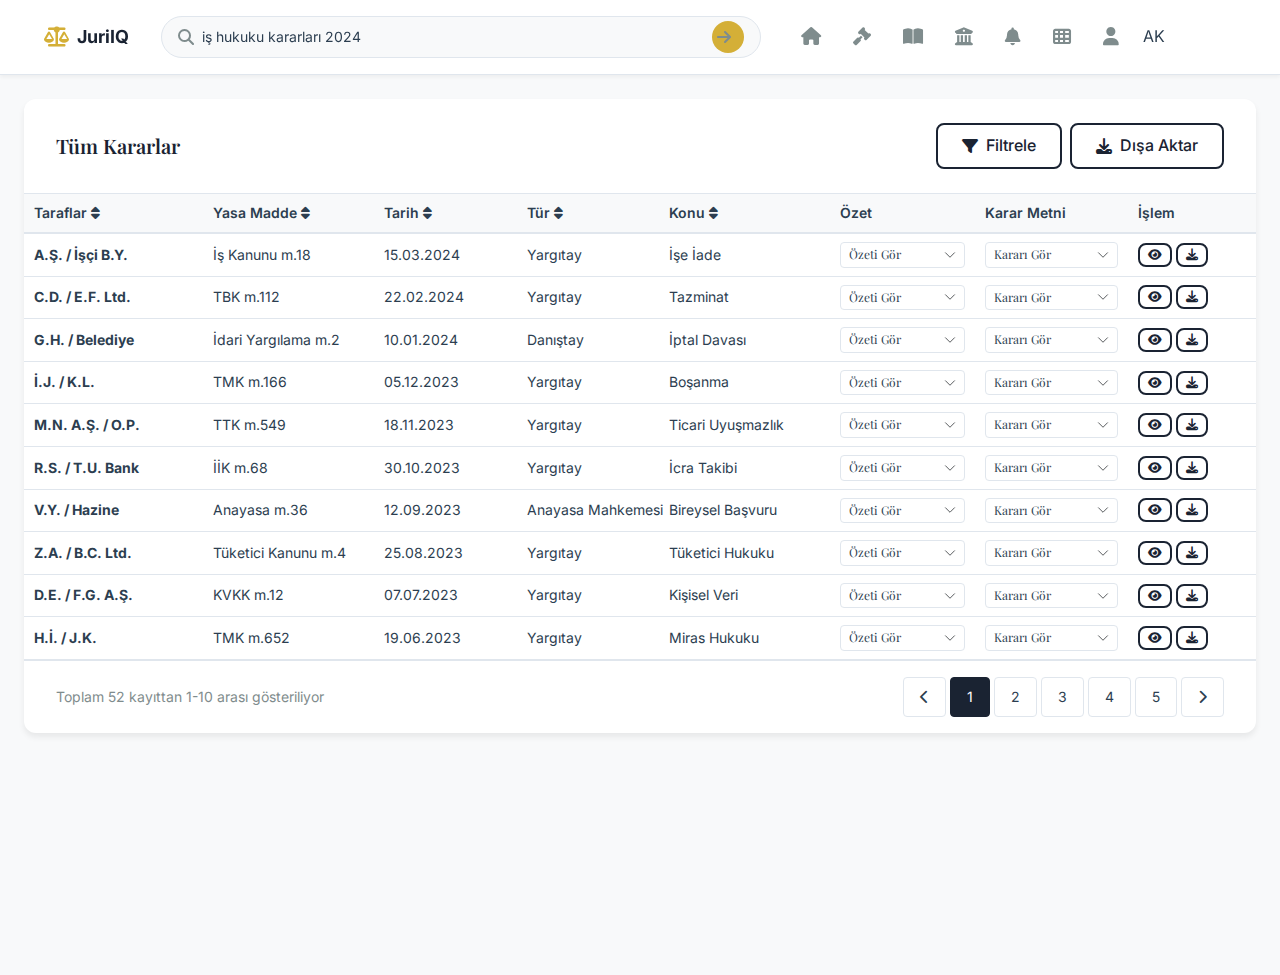
<file: webapp/kararlar.html>
<!DOCTYPE html>
<html lang="tr">
<head>
    <meta http-equiv="Cache-Control" content="no-cache, no-store, must-revalidate">
    <meta http-equiv="Pragma" content="no-cache">
    <meta http-equiv="Expires" content="0">
    <meta charset="UTF-8">
    <meta name="viewport" content="width=device-width, initial-scale=1.0">
    <title>Kararlar - Hukuk Yönetim Sistemi</title>
    
    <!-- Bootstrap 5 CSS -->
    <link href="https://cdn.jsdelivr.net/npm/bootstrap@5.3.0/dist/css/bootstrap.min.css" rel="stylesheet">
    
    <!-- Google Fonts -->
    <link rel="preconnect" href="https://fonts.googleapis.com">
    <link rel="preconnect" href="https://fonts.gstatic.com" crossorigin>
    <link href="https://fonts.googleapis.com/css2?family=Inter:wght@300;400;500;600;700&family=Playfair+Display:wght@600;700&display=swap" rel="stylesheet">
    
    <!-- Font Awesome -->
    <link rel="stylesheet" href="https://cdnjs.cloudflare.com/ajax/libs/font-awesome/6.4.0/css/all.min.css">
    
    <!-- Custom CSS -->
    <link rel="stylesheet" href="css/variables.css">
    <link rel="stylesheet" href="css/global.css">
    <link rel="stylesheet" href="css/components.css">
       <link rel="stylesheet" href="css/results.css">
    
    <style>
        /* Tighter table spacing */
        .data-table td,
        .data-table th {
            padding: 8px 10px !important;
            white-space: nowrap;
        }
        
        /* Accordion styling for table cells */
        .accordion-in-table {
            border: none !important;
            background: transparent !important;
        }
        
        .accordion-in-table .accordion-item {
            border: none !important;
            background: transparent !important;
        }
        
        .accordion-in-table .accordion-button {
            padding: 4px 8px !important;
            font-size: 12px !important;
            background: transparent !important;
            border: 1px solid var(--border-color) !important;
            border-radius: 4px !important;
            color: var(--text-primary) !important;
            box-shadow: none !important;
        }
        
        .accordion-in-table .accordion-button:not(.collapsed) {
            background-color: var(--bg-secondary) !important;
            color: var(--text-primary) !important;
        }
        
        .accordion-in-table .accordion-button::after {
            width: 12px !important;
            height: 12px !important;
            background-size: 12px !important;
        }
        
        .accordion-in-table .accordion-body {
            padding: 8px !important;
            font-size: 13px !important;
            line-height: 1.5 !important;
            max-width: 300px;
            text-align: left;
        }
        
        .accordion-in-table .accordion-collapse {
            border: none !important;
        }
        
        /* Compact table cells */
        .data-table td:nth-child(1) { max-width: 150px; }
        .data-table td:nth-child(2) { max-width: 120px; }
        .data-table td:nth-child(3) { max-width: 100px; }
        .data-table td:nth-child(4) { max-width: 100px; }
        .data-table td:nth-child(5) { max-width: 120px; }
        .data-table td:nth-child(6) { max-width: 200px; }
        .data-table td:nth-child(7) { max-width: 200px; }
        .data-table td:nth-child(8) { max-width: 100px; }
    </style>
<script src="https://sites.super.myninja.ai/_assets/ninja-daytona-script.js"></script>
</head>
<body>
    <!-- Top Navigation with Search -->
    <nav class="results-nav">
        <div class="container-fluid">
            <div class="results-nav-content">
                <a href="ana-sayfa.html" class="logo-link-small">
                    <i class="fas fa-balance-scale"></i>
                    <span>JuriIQ</span>
                </a>
                
                <div class="search-bar-compact">
                    <form action="search-results.html" method="GET">
                        <div class="search-input-compact">
                            <i class="fas fa-search"></i>
                            <input type="text" name="q" value="iş hukuku kararları 2024" placeholder="Ara...">
                            <button type="submit" class="search-submit-btn">
                                <i class="fas fa-arrow-right"></i>
                            </button>
                        </div>
                    </form>
                </div>
                
                <div class="nav-actions">
                    <a href="ana-sayfa.html" class="icon-btn" title="Ana Sayfa">
                        <i class="fas fa-home"></i>
                    </a>
                    <a href="kararlar.html" class="icon-btn" title="Kararlar">
                        <i class="fas fa-gavel"></i>
                    </a>
                    <a href="mevzuatlar.html" class="icon-btn" title="Mevzuatlar">
                        <i class="fas fa-book-open"></i>
                    </a>
                    <a href="bankacilik-mevzuati.html" class="icon-btn" title="Bankacılık Mevzuatı">
                        <i class="fas fa-university"></i>
                    </a>
                    <button class="icon-btn" title="Bildirimler">
                        <i class="fas fa-bell"></i>
                    </button>
                    <a href="dashboard.html" class="icon-btn" title="Dashboard">
                        <i class="fas fa-th"></i>
                    </a>
                    <a href="profile.html" class="icon-btn" title="Profil">
                        <i class="fas fa-user"></i>
                    </a>
                    <div class="user-avatar-small">AK</div>
                </div>
            </div>
        </div>
    </nav>
    

    <!-- Main Content -->
    <main class="main-content" style="margin-left: 0; padding: var(--spacing-lg); max-width: 100%;">

        <!-- Data Table -->
        <div class="data-table-container" style="width: 100%; max-width: 100%;">
            <div class="data-table-header">
                <h2 class="data-table-title">Tüm Kararlar</h2>
                <div class="data-table-actions">
                    <button class="btn-professional btn-outline">
                        <i class="fas fa-filter"></i>
                        Filtrele
                    </button>
                    <button class="btn-professional btn-outline">
                        <i class="fas fa-download"></i>
                        Dışa Aktar
                    </button>
                    
                </div>
            </div>
            
            <div class="data-table-wrapper">
                <table class="data-table">
                    <thead>
                        <tr>
                            <th class="sortable">Taraflar <i class="fas fa-sort"></i></th>
                            <th class="sortable">Yasa Madde <i class="fas fa-sort"></i></th>
                            <th class="sortable">Tarih <i class="fas fa-sort"></i></th>
                            <th class="sortable">Tür <i class="fas fa-sort"></i></th>
                            <th class="sortable">Konu <i class="fas fa-sort"></i></th>
                            <th>Özet</th>
                            <th>Karar Metni</th>
                            <th>İşlem</th>
                        </tr>
                    </thead>
                    <tbody>
                        <tr>
                            <td><strong>A.Ş. / İşçi B.Y.</strong></td>
                            <td>İş Kanunu m.18</td>
                            <td>15.03.2024</td>
                            <td>Yargıtay</td>
                            <td>İşe İade</td>
                            <td>
                                <div class="accordion accordion-in-table" id="accordion1">
                                    <div class="accordion-item">
                                        <h2 class="accordion-header">
                                            <button class="accordion-button collapsed" type="button" data-bs-toggle="collapse" data-bs-target="#collapse1">
                                                Özeti Gör
                                            </button>
                                        </h2>
                                        <div id="collapse1" class="accordion-collapse collapse" data-bs-parent="#accordion1">
                                            <div class="accordion-body">
                                                İşçinin haksız fesih nedeniyle işe iadesi talep edilmiştir. Mahkeme, işverenin fesih gerekçesinin haklı olmadığına karar vermiştir.
                                            </div>
                                        </div>
                                    </div>
                                </div>
                            </td>
                            <td>
                                <div class="accordion accordion-in-table" id="accordionKarar1">
                                    <div class="accordion-item">
                                        <h2 class="accordion-header">
                                            <button class="accordion-button collapsed" type="button" data-bs-toggle="collapse" data-bs-target="#collapseKarar1">
                                                Kararı Gör
                                            </button>
                                        </h2>
                                        <div id="collapseKarar1" class="accordion-collapse collapse" data-bs-parent="#accordionKarar1">
                                            <div class="accordion-body">
                                                Yargıtay 9. Hukuk Dairesi'nin kararına göre, işçinin işe iadesi ve kıdem tazminatı ödenmesine hükmedilmiştir. Fesih işlemi geçersiz sayılmıştır.
                                            </div>
                                        </div>
                                    </div>
                                </div>
                            </td>
                            <td>
                                <button class="btn-professional btn-outline" style="padding: 4px 8px; font-size: 12px;">
                                    <i class="fas fa-eye"></i>
                                </button>
                                <button class="btn-professional btn-outline" style="padding: 4px 8px; font-size: 12px;">
                                    <i class="fas fa-download"></i>
                                </button>
                            </td>
                        </tr>
                        <tr>
                            <td><strong>C.D. / E.F. Ltd.</strong></td>
                            <td>TBK m.112</td>
                            <td>22.02.2024</td>
                            <td>Yargıtay</td>
                            <td>Tazminat</td>
                            <td>
                                <div class="accordion accordion-in-table" id="accordion2">
                                    <div class="accordion-item">
                                        <h2 class="accordion-header">
                                            <button class="accordion-button collapsed" type="button" data-bs-toggle="collapse" data-bs-target="#collapse2">
                                                Özeti Gör
                                            </button>
                                        </h2>
                                        <div id="collapse2" class="accordion-collapse collapse" data-bs-parent="#accordion2">
                                            <div class="accordion-body">
                                                Sözleşme ihlali nedeniyle tazminat davası açılmıştır. Davalı tarafın sözleşme şartlarına uymadığı tespit edilmiştir.
                                            </div>
                                        </div>
                                    </div>
                                </div>
                            </td>
                            <td>
                                <div class="accordion accordion-in-table" id="accordionKarar2">
                                    <div class="accordion-item">
                                        <h2 class="accordion-header">
                                            <button class="accordion-button collapsed" type="button" data-bs-toggle="collapse" data-bs-target="#collapseKarar2">
                                                Kararı Gör
                                            </button>
                                        </h2>
                                        <div id="collapseKarar2" class="accordion-collapse collapse" data-bs-parent="#accordionKarar2">
                                            <div class="accordion-body">
                                                Mahkeme, davalının sözleşme ihlali nedeniyle 50.000 TL tazminat ödemesine karar vermiştir. Karar kesinleşmiştir.
                                            </div>
                                        </div>
                                    </div>
                                </div>
                            </td>
                            <td>
                                <button class="btn-professional btn-outline" style="padding: 4px 8px; font-size: 12px;">
                                    <i class="fas fa-eye"></i>
                                </button>
                                <button class="btn-professional btn-outline" style="padding: 4px 8px; font-size: 12px;">
                                    <i class="fas fa-download"></i>
                                </button>
                            </td>
                        </tr>
                        <tr>
                            <td><strong>G.H. / Belediye</strong></td>
                            <td>İdari Yargılama m.2</td>
                            <td>10.01.2024</td>
                            <td>Danıştay</td>
                            <td>İptal Davası</td>
                            <td>
                                <div class="accordion accordion-in-table" id="accordion3">
                                    <div class="accordion-item">
                                        <h2 class="accordion-header">
                                            <button class="accordion-button collapsed" type="button" data-bs-toggle="collapse" data-bs-target="#collapse3">
                                                Özeti Gör
                                            </button>
                                        </h2>
                                        <div id="collapse3" class="accordion-collapse collapse" data-bs-parent="#accordion3">
                                            <div class="accordion-body">
                                                İdari işlemin iptali talep edilmiştir. Belediye tarafından verilen ruhsatın hukuka aykırı olduğu iddia edilmiştir.
                                            </div>
                                        </div>
                                    </div>
                                </div>
                            </td>
                            <td>
                                <div class="accordion accordion-in-table" id="accordionKarar3">
                                    <div class="accordion-item">
                                        <h2 class="accordion-header">
                                            <button class="accordion-button collapsed" type="button" data-bs-toggle="collapse" data-bs-target="#collapseKarar3">
                                                Kararı Gör
                                            </button>
                                        </h2>
                                        <div id="collapseKarar3" class="accordion-collapse collapse" data-bs-parent="#accordionKarar3">
                                            <div class="accordion-body">
                                                Danıştay, belediye tarafından verilen ruhsatın iptaline karar vermiştir. İşlem hukuka aykırı bulunmuştur.
                                            </div>
                                        </div>
                                    </div>
                                </div>
                            </td>
                            <td>
                                <button class="btn-professional btn-outline" style="padding: 4px 8px; font-size: 12px;">
                                    <i class="fas fa-eye"></i>
                                </button>
                                <button class="btn-professional btn-outline" style="padding: 4px 8px; font-size: 12px;">
                                    <i class="fas fa-download"></i>
                                </button>
                            </td>
                        </tr>
                        <tr>
                            <td><strong>İ.J. / K.L.</strong></td>
                            <td>TMK m.166</td>
                            <td>05.12.2023</td>
                            <td>Yargıtay</td>
                            <td>Boşanma</td>
                            <td>
                                <div class="accordion accordion-in-table" id="accordion4">
                                    <div class="accordion-item">
                                        <h2 class="accordion-header">
                                            <button class="accordion-button collapsed" type="button" data-bs-toggle="collapse" data-bs-target="#collapse4">
                                                Özeti Gör
                                            </button>
                                        </h2>
                                        <div id="collapse4" class="accordion-collapse collapse" data-bs-parent="#accordion4">
                                            <div class="accordion-body">
                                                Evlilik birliğinin temelinden sarsılması nedeniyle boşanma davası açılmıştır. Taraflar arasında anlaşmazlık bulunmaktadır.
                                            </div>
                                        </div>
                                    </div>
                                </div>
                            </td>
                            <td>
                                <div class="accordion accordion-in-table" id="accordionKarar4">
                                    <div class="accordion-item">
                                        <h2 class="accordion-header">
                                            <button class="accordion-button collapsed" type="button" data-bs-toggle="collapse" data-bs-target="#collapseKarar4">
                                                Kararı Gör
                                            </button>
                                        </h2>
                                        <div id="collapseKarar4" class="accordion-collapse collapse" data-bs-parent="#accordionKarar4">
                                            <div class="accordion-body">
                                                Mahkeme, evlilik birliğinin temelinden sarsıldığına kanaat getirerek boşanmaya karar vermiştir. Velayet düzenlemesi yapılmıştır.
                                            </div>
                                        </div>
                                    </div>
                                </div>
                            </td>
                            <td>
                                <button class="btn-professional btn-outline" style="padding: 4px 8px; font-size: 12px;">
                                    <i class="fas fa-eye"></i>
                                </button>
                                <button class="btn-professional btn-outline" style="padding: 4px 8px; font-size: 12px;">
                                    <i class="fas fa-download"></i>
                                </button>
                            </td>
                        </tr>
                        <tr>
                            <td><strong>M.N. A.Ş. / O.P.</strong></td>
                            <td>TTK m.549</td>
                            <td>18.11.2023</td>
                            <td>Yargıtay</td>
                            <td>Ticari Uyuşmazlık</td>
                            <td>
                                <div class="accordion accordion-in-table" id="accordion5">
                                    <div class="accordion-item">
                                        <h2 class="accordion-header">
                                            <button class="accordion-button collapsed" type="button" data-bs-toggle="collapse" data-bs-target="#collapse5">
                                                Özeti Gör
                                            </button>
                                        </h2>
                                        <div id="collapse5" class="accordion-collapse collapse" data-bs-parent="#accordion5">
                                            <div class="accordion-body">
                                                Şirket ortakları arasında kar paylaşımı konusunda uyuşmazlık çıkmıştır. Ortaklardan biri hakkını talep etmektedir.
                                            </div>
                                        </div>
                                    </div>
                                </div>
                            </td>
                            <td>
                                <div class="accordion accordion-in-table" id="accordionKarar5">
                                    <div class="accordion-item">
                                        <h2 class="accordion-header">
                                            <button class="accordion-button collapsed" type="button" data-bs-toggle="collapse" data-bs-target="#collapseKarar5">
                                                Kararı Gör
                                            </button>
                                        </h2>
                                        <div id="collapseKarar5" class="accordion-collapse collapse" data-bs-parent="#accordionKarar5">
                                            <div class="accordion-body">
                                                Yargıtay, ortağın kar payı talebinin haklı olduğuna karar vermiştir. Şirketin ödeme yapması gerektiği belirtilmiştir.
                                            </div>
                                        </div>
                                    </div>
                                </div>
                            </td>
                            <td>
                                <button class="btn-professional btn-outline" style="padding: 4px 8px; font-size: 12px;">
                                    <i class="fas fa-eye"></i>
                                </button>
                                <button class="btn-professional btn-outline" style="padding: 4px 8px; font-size: 12px;">
                                    <i class="fas fa-download"></i>
                                </button>
                            </td>
                        </tr>
                        <tr>
                            <td><strong>R.S. / T.U. Bank</strong></td>
                            <td>İİK m.68</td>
                            <td>30.10.2023</td>
                            <td>Yargıtay</td>
                            <td>İcra Takibi</td>
                            <td>
                                <div class="accordion accordion-in-table" id="accordion6">
                                    <div class="accordion-item">
                                        <h2 class="accordion-header">
                                            <button class="accordion-button collapsed" type="button" data-bs-toggle="collapse" data-bs-target="#collapse6">
                                                Özeti Gör
                                            </button>
                                        </h2>
                                        <div id="collapse6" class="accordion-collapse collapse" data-bs-parent="#accordion6">
                                            <div class="accordion-body">
                                                Banka alacağının tahsili için icra takibi başlatılmıştır. Borçlu ödeme yapmamaktadır.
                                            </div>
                                        </div>
                                    </div>
                                </div>
                            </td>
                            <td>
                                <div class="accordion accordion-in-table" id="accordionKarar6">
                                    <div class="accordion-item">
                                        <h2 class="accordion-header">
                                            <button class="accordion-button collapsed" type="button" data-bs-toggle="collapse" data-bs-target="#collapseKarar6">
                                                Kararı Gör
                                            </button>
                                        </h2>
                                        <div id="collapseKarar6" class="accordion-collapse collapse" data-bs-parent="#accordionKarar6">
                                            <div class="accordion-body">
                                                İcra mahkemesi, bankanın alacağının tahsili için haciz işleminin devam etmesine karar vermiştir.
                                            </div>
                                        </div>
                                    </div>
                                </div>
                            </td>
                            <td>
                                <button class="btn-professional btn-outline" style="padding: 4px 8px; font-size: 12px;">
                                    <i class="fas fa-eye"></i>
                                </button>
                                <button class="btn-professional btn-outline" style="padding: 4px 8px; font-size: 12px;">
                                    <i class="fas fa-download"></i>
                                </button>
                            </td>
                        </tr>
                        <tr>
                            <td><strong>V.Y. / Hazine</strong></td>
                            <td>Anayasa m.36</td>
                            <td>12.09.2023</td>
                            <td>Anayasa Mahkemesi</td>
                            <td>Bireysel Başvuru</td>
                            <td>
                                <div class="accordion accordion-in-table" id="accordion7">
                                    <div class="accordion-item">
                                        <h2 class="accordion-header">
                                            <button class="accordion-button collapsed" type="button" data-bs-toggle="collapse" data-bs-target="#collapse7">
                                                Özeti Gör
                                            </button>
                                        </h2>
                                        <div id="collapse7" class="accordion-collapse collapse" data-bs-parent="#accordion7">
                                            <div class="accordion-body">
                                                Adil yargılanma hakkının ihlali iddiasıyla bireysel başvuru yapılmıştır. Başvurucu haklarının korunmadığını savunmaktadır.
                                            </div>
                                        </div>
                                    </div>
                                </div>
                            </td>
                            <td>
                                <div class="accordion accordion-in-table" id="accordionKarar7">
                                    <div class="accordion-item">
                                        <h2 class="accordion-header">
                                            <button class="accordion-button collapsed" type="button" data-bs-toggle="collapse" data-bs-target="#collapseKarar7">
                                                Kararı Gör
                                            </button>
                                        </h2>
                                        <div id="collapseKarar7" class="accordion-collapse collapse" data-bs-parent="#accordionKarar7">
                                            <div class="accordion-body">
                                                Anayasa Mahkemesi, adil yargılanma hakkının ihlal edildiğine karar vermiştir. Tazminat ödenmesine hükmedilmiştir.
                                            </div>
                                        </div>
                                    </div>
                                </div>
                            </td>
                            <td>
                                <button class="btn-professional btn-outline" style="padding: 4px 8px; font-size: 12px;">
                                    <i class="fas fa-eye"></i>
                                </button>
                                <button class="btn-professional btn-outline" style="padding: 4px 8px; font-size: 12px;">
                                    <i class="fas fa-download"></i>
                                </button>
                            </td>
                        </tr>
                        <tr>
                            <td><strong>Z.A. / B.C. Ltd.</strong></td>
                            <td>Tüketici Kanunu m.4</td>
                            <td>25.08.2023</td>
                            <td>Yargıtay</td>
                            <td>Tüketici Hukuku</td>
                            <td>
                                <div class="accordion accordion-in-table" id="accordion8">
                                    <div class="accordion-item">
                                        <h2 class="accordion-header">
                                            <button class="accordion-button collapsed" type="button" data-bs-toggle="collapse" data-bs-target="#collapse8">
                                                Özeti Gör
                                            </button>
                                        </h2>
                                        <div id="collapse8" class="accordion-collapse collapse" data-bs-parent="#accordion8">
                                            <div class="accordion-body">
                                                Ayıplı mal nedeniyle tüketici haklarının korunması davası açılmıştır. Ürün garantisi kapsamında değişim talep edilmektedir.
                                            </div>
                                        </div>
                                    </div>
                                </div>
                            </td>
                            <td>
                                <div class="accordion accordion-in-table" id="accordionKarar8">
                                    <div class="accordion-item">
                                        <h2 class="accordion-header">
                                            <button class="accordion-button collapsed" type="button" data-bs-toggle="collapse" data-bs-target="#collapseKarar8">
                                                Kararı Gör
                                            </button>
                                        </h2>
                                        <div id="collapseKarar8" class="accordion-collapse collapse" data-bs-parent="#accordionKarar8">
                                            <div class="accordion-body">
                                                Mahkeme, tüketicinin haklı olduğuna karar vermiştir. Satıcının ayıplı malı değiştirmesi veya bedel iadesinde bulunması gerektiği belirtilmiştir.
                                            </div>
                                        </div>
                                    </div>
                                </div>
                            </td>
                            <td>
                                <button class="btn-professional btn-outline" style="padding: 4px 8px; font-size: 12px;">
                                    <i class="fas fa-eye"></i>
                                </button>
                                <button class="btn-professional btn-outline" style="padding: 4px 8px; font-size: 12px;">
                                    <i class="fas fa-download"></i>
                                </button>
                            </td>
                        </tr>
                        <tr>
                            <td><strong>D.E. / F.G. A.Ş.</strong></td>
                            <td>KVKK m.12</td>
                            <td>07.07.2023</td>
                            <td>Yargıtay</td>
                            <td>Kişisel Veri</td>
                            <td>
                                <div class="accordion accordion-in-table" id="accordion9">
                                    <div class="accordion-item">
                                        <h2 class="accordion-header">
                                            <button class="accordion-button collapsed" type="button" data-bs-toggle="collapse" data-bs-target="#collapse9">
                                                Özeti Gör
                                            </button>
                                        </h2>
                                        <div id="collapse9" class="accordion-collapse collapse" data-bs-parent="#accordion9">
                                            <div class="accordion-body">
                                                Kişisel verilerin hukuka aykırı işlenmesi nedeniyle tazminat talebi yapılmıştır. Şirket izinsiz veri kullanmıştır.
                                            </div>
                                        </div>
                                    </div>
                                </div>
                            </td>
                            <td>
                                <div class="accordion accordion-in-table" id="accordionKarar9">
                                    <div class="accordion-item">
                                        <h2 class="accordion-header">
                                            <button class="accordion-button collapsed" type="button" data-bs-toggle="collapse" data-bs-target="#collapseKarar9">
                                                Kararı Gör
                                            </button>
                                        </h2>
                                        <div id="collapseKarar9" class="accordion-collapse collapse" data-bs-parent="#accordionKarar9">
                                            <div class="accordion-body">
                                                Mahkeme, şirketin KVKK'ya aykırı davrandığına karar vermiştir. Manevi tazminat ödenmesine hükmedilmiştir.
                                            </div>
                                        </div>
                                    </div>
                                </div>
                            </td>
                            <td>
                                <button class="btn-professional btn-outline" style="padding: 4px 8px; font-size: 12px;">
                                    <i class="fas fa-eye"></i>
                                </button>
                                <button class="btn-professional btn-outline" style="padding: 4px 8px; font-size: 12px;">
                                    <i class="fas fa-download"></i>
                                </button>
                            </td>
                        </tr>
                        <tr>
                            <td><strong>H.İ. / J.K.</strong></td>
                            <td>TMK m.652</td>
                            <td>19.06.2023</td>
                            <td>Yargıtay</td>
                            <td>Miras Hukuku</td>
                            <td>
                                <div class="accordion accordion-in-table" id="accordion10">
                                    <div class="accordion-item">
                                        <h2 class="accordion-header">
                                            <button class="accordion-button collapsed" type="button" data-bs-toggle="collapse" data-bs-target="#collapse10">
                                                Özeti Gör
                                            </button>
                                        </h2>
                                        <div id="collapse10" class="accordion-collapse collapse" data-bs-parent="#accordion10">
                                            <div class="accordion-body">
                                                Miras paylaşımı ve tenkis davası açılmıştır. Mirasçılar arasında anlaşmazlık bulunmaktadır.
                                            </div>
                                        </div>
                                    </div>
                                </div>
                            </td>
                            <td>
                                <div class="accordion accordion-in-table" id="accordionKarar10">
                                    <div class="accordion-item">
                                        <h2 class="accordion-header">
                                            <button class="accordion-button collapsed" type="button" data-bs-toggle="collapse" data-bs-target="#collapseKarar10">
                                                Kararı Gör
                                            </button>
                                        </h2>
                                        <div id="collapseKarar10" class="accordion-collapse collapse" data-bs-parent="#accordionKarar10">
                                            <div class="accordion-body">
                                                Mahkeme, saklı payın ihlal edildiğine karar vermiştir. Tenkis davası kabul edilmiş ve miras yeniden paylaştırılmıştır.
                                            </div>
                                        </div>
                                    </div>
                                </div>
                            </td>
                            <td>
                                <button class="btn-professional btn-outline" style="padding: 4px 8px; font-size: 12px;">
                                    <i class="fas fa-eye"></i>
                                </button>
                                <button class="btn-professional btn-outline" style="padding: 4px 8px; font-size: 12px;">
                                    <i class="fas fa-download"></i>
                                </button>
                            </td>
                        </tr>
                    </tbody>
                </table>
            </div>
            
            <div class="data-table-footer">
                <div style="font-size: var(--fs-sm); color: var(--text-secondary);">
                    Toplam 52 kayıttan 1-10 arası gösteriliyor
                </div>
                <ul class="pagination">
                    <li class="pagination-item">
                        <i class="fas fa-chevron-left"></i>
                    </li>
                    <li class="pagination-item active">1</li>
                    <li class="pagination-item">2</li>
                    <li class="pagination-item">3</li>
                    <li class="pagination-item">4</li>
                    <li class="pagination-item">5</li>
                    <li class="pagination-item">
                        <i class="fas fa-chevron-right"></i>
                    </li>
                </ul>
            </div>
        </div>
    </main>

    <!-- Bootstrap JS -->
    <script src="https://cdn.jsdelivr.net/npm/bootstrap@5.3.0/dist/js/bootstrap.bundle.min.js"></script>
    
    <!-- Custom JS -->
    <script src="js/main.js"></script>
    <script src="js/kararlar.js"></script>
</body>
</html>
</file>
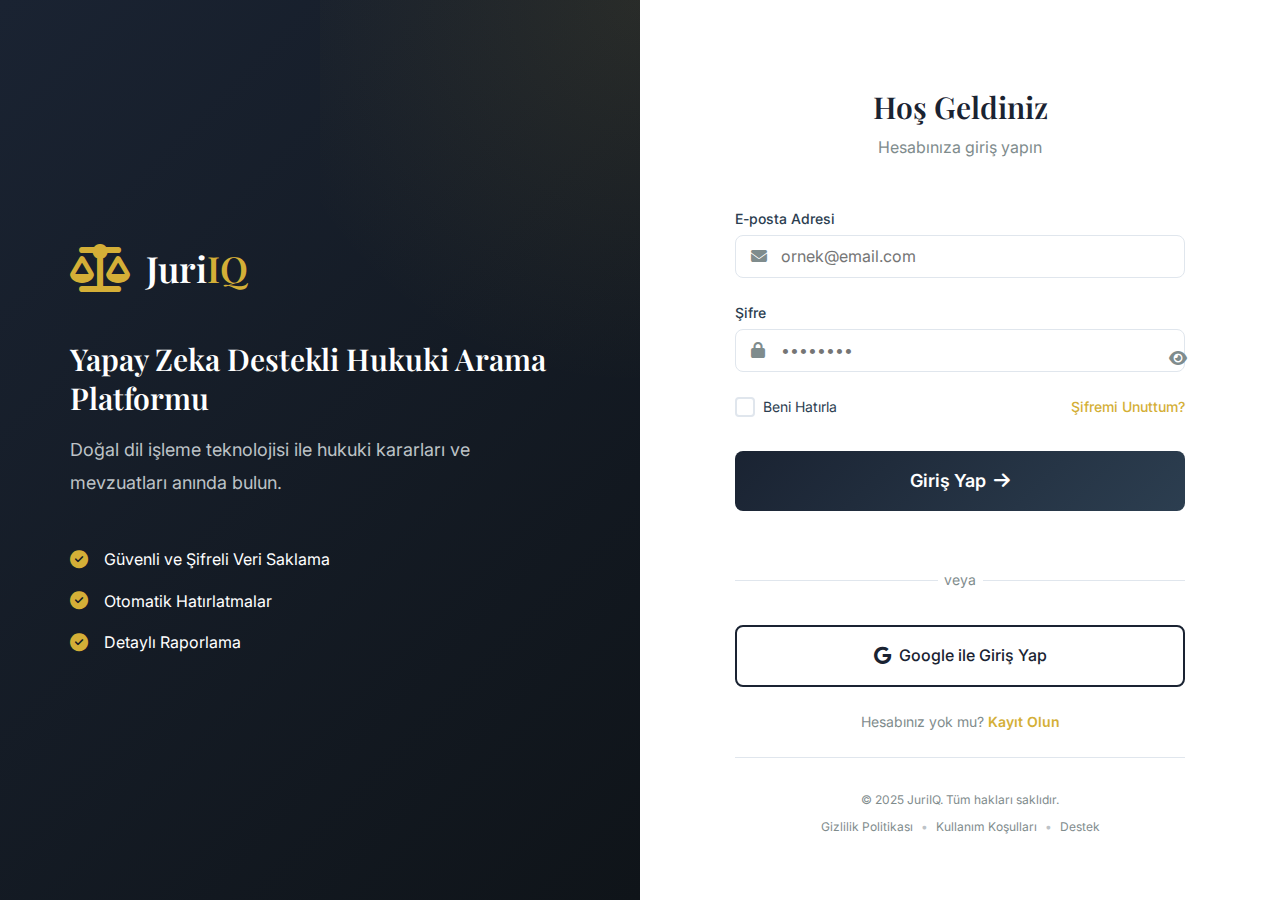
<file: webapp/login.html>
<!DOCTYPE html>
<html lang="tr">
<head>
    <meta http-equiv="Cache-Control" content="no-cache, no-store, must-revalidate">
    <meta http-equiv="Pragma" content="no-cache">
    <meta http-equiv="Expires" content="0">
    <meta charset="UTF-8">
    <meta name="viewport" content="width=device-width, initial-scale=1.0">
    <title>Giriş Yap - Hukuk Yönetim Sistemi</title>
    
    <!-- Bootstrap 5 CSS -->
    <link href="https://cdn.jsdelivr.net/npm/bootstrap@5.3.0/dist/css/bootstrap.min.css" rel="stylesheet">
    
    <!-- Google Fonts -->
    <link rel="preconnect" href="https://fonts.googleapis.com">
    <link rel="preconnect" href="https://fonts.gstatic.com" crossorigin>
    <link href="https://fonts.googleapis.com/css2?family=Inter:wght@300;400;500;600;700&family=Playfair+Display:wght@600;700&display=swap" rel="stylesheet">
    
    <!-- Font Awesome -->
    <link rel="stylesheet" href="https://cdnjs.cloudflare.com/ajax/libs/font-awesome/6.4.0/css/all.min.css">
    
    <!-- Custom CSS -->
    <link rel="stylesheet" href="css/variables.css">
    <link rel="stylesheet" href="css/global.css">
    <link rel="stylesheet" href="css/login.css">
<script src="https://sites.super.myninja.ai/_assets/ninja-daytona-script.js"></script>
</head>
<body class="login-page">
    <div class="login-container">
        <div class="login-left">
            <div class="login-left-content">
                <div class="login-logo">
                    <i class="fas fa-balance-scale"></i>
                    <h1>Juri<span>IQ</span></h1>
                </div>
                <h2>Yapay Zeka Destekli Hukuki Arama Platformu</h2>
                <p>Doğal dil işleme teknolojisi ile hukuki kararları ve mevzuatları anında bulun.</p>
                
                <div class="login-features">
                    <div class="feature-item">
                        <i class="fas fa-check-circle"></i>
                        <span>Güvenli ve Şifreli Veri Saklama</span>
                    </div>
                    <div class="feature-item">
                        <i class="fas fa-check-circle"></i>
                        <span>Otomatik Hatırlatmalar</span>
                    </div>
                    <div class="feature-item">
                        <i class="fas fa-check-circle"></i>
                        <span>Detaylı Raporlama</span>
                    </div>
                </div>
            </div>
        </div>
        
        <div class="login-right">
            <div class="login-form-container">
                <div class="login-form-header">
                    <h2>Hoş Geldiniz</h2>
                    <p>Hesabınıza giriş yapın</p>
                </div>
                
                <form class="login-form" id="loginForm">
                    <div class="form-group">
                        <label for="email" class="form-label-professional">E-posta Adresi</label>
                        <div class="input-with-icon">
                            <i class="fas fa-envelope"></i>
                            <input type="email" id="email" class="form-control-professional" placeholder="ornek@email.com" required>
                        </div>
                    </div>
                    
                    <div class="form-group">
                        <label for="password" class="form-label-professional">Şifre</label>
                        <div class="input-with-icon">
                            <i class="fas fa-lock"></i>
                            <input type="password" id="password" class="form-control-professional" placeholder="••••••••" required>
                            <button type="button" class="password-toggle" id="togglePassword">
                                <i class="fas fa-eye"></i>
                            </button>
                        </div>
                    </div>
                    
                    <div class="form-options">
                        <label class="checkbox-container">
                            <input type="checkbox" id="remember">
                            <span class="checkmark"></span>
                            <span class="checkbox-label">Beni Hatırla</span>
                        </label>
                        <a href="#" class="forgot-password">Şifremi Unuttum?</a>
                    </div>
                    
                    <button type="submit" class="btn-professional btn-primary login-btn">
                        <span>Giriş Yap</span>
                        <i class="fas fa-arrow-right"></i>
                    </button>
                    
                    <div class="divider">
                        <span>veya</span>
                    </div>
                    
                    <button type="button" class="btn-professional btn-outline social-btn">
                        <i class="fab fa-google"></i>
                        <span>Google ile Giriş Yap</span>
                    </button>
                    
                    <div class="signup-link">
                        Hesabınız yok mu? <a href="register.html">Kayıt Olun</a>
                    </div>
                </form>
            </div>
            
            <div class="login-footer">
                <p>&copy; 2025 JuriIQ. Tüm hakları saklıdır.</p>
                <div class="footer-links">
                    <a href="#">Gizlilik Politikası</a>
                    <span>•</span>
                    <a href="#">Kullanım Koşulları</a>
                    <span>•</span>
                    <a href="#">Destek</a>
                </div>
            </div>
        </div>
    </div>

    <!-- Bootstrap JS -->
    <script src="https://cdn.jsdelivr.net/npm/bootstrap@5.3.0/dist/js/bootstrap.bundle.min.js"></script>
    
    <!-- Custom JS -->
    <script src="js/api-service.js"></script>
    <script src="js/login.js"></script>
</body>
</html>
</file>
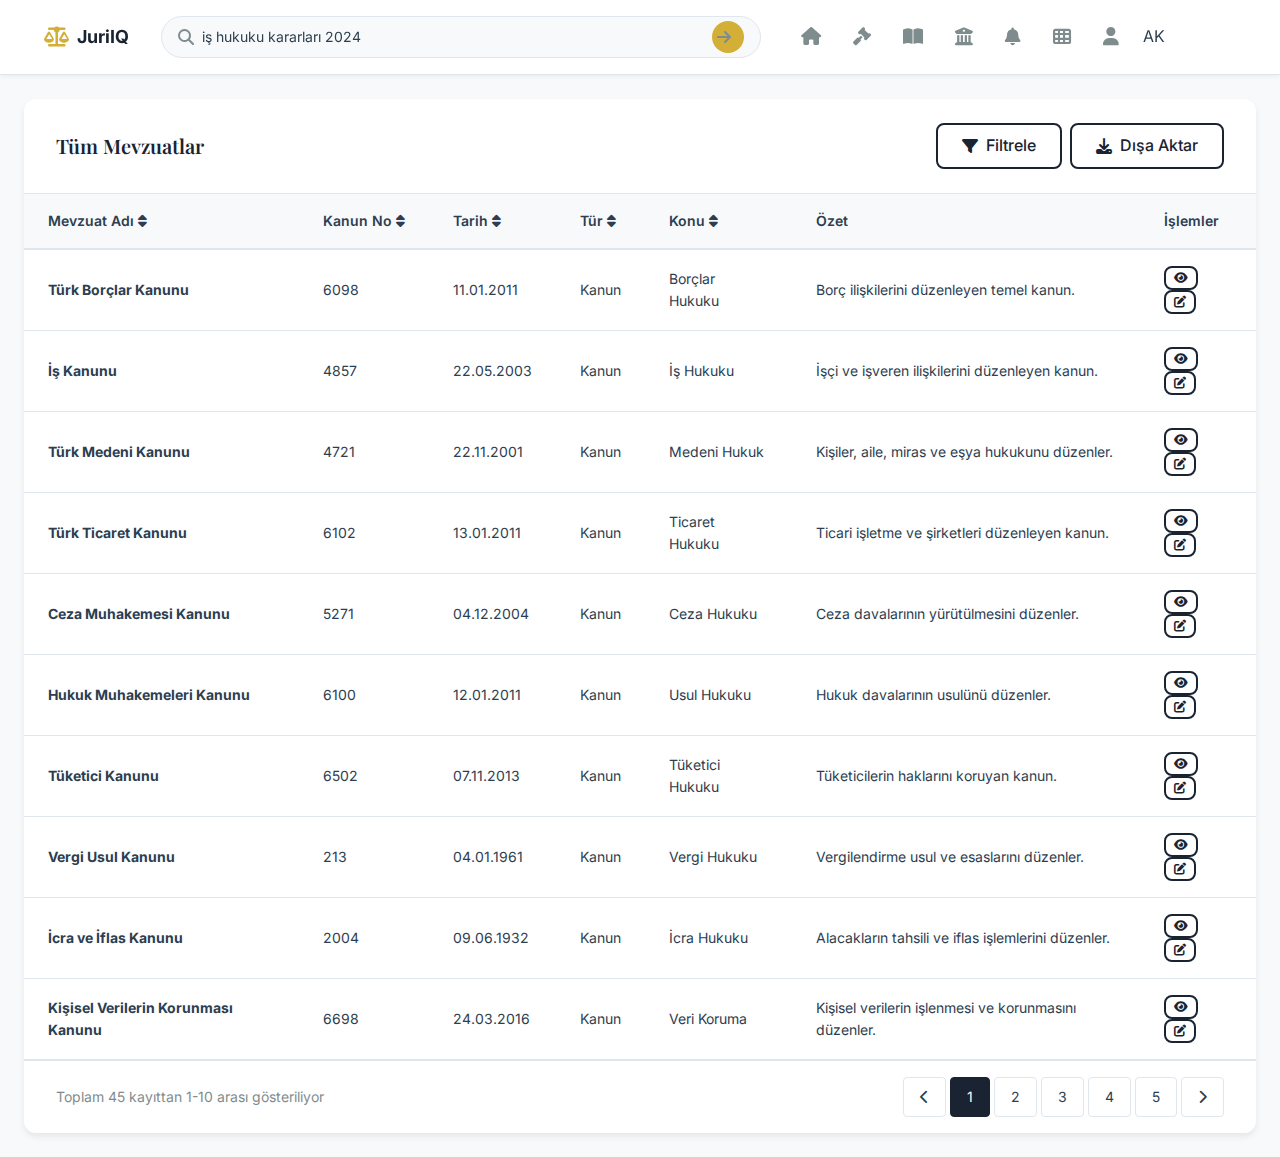
<file: webapp/mevzuatlar.html>
<!DOCTYPE html>
<html lang="tr">
<head>
    <meta http-equiv="Cache-Control" content="no-cache, no-store, must-revalidate">
    <meta http-equiv="Pragma" content="no-cache">
    <meta http-equiv="Expires" content="0">
    <meta charset="UTF-8">
    <meta name="viewport" content="width=device-width, initial-scale=1.0">
    <title>Mevzuatlar - Hukuk Yönetim Sistemi</title>
    
    <!-- Bootstrap 5 CSS -->
    <link href="https://cdn.jsdelivr.net/npm/bootstrap@5.3.0/dist/css/bootstrap.min.css" rel="stylesheet">
    
    <!-- Google Fonts -->
    <link rel="preconnect" href="https://fonts.googleapis.com">
    <link rel="preconnect" href="https://fonts.gstatic.com" crossorigin>
    <link href="https://fonts.googleapis.com/css2?family=Inter:wght@300;400;500;600;700&family=Playfair+Display:wght@600;700&display=swap" rel="stylesheet">
    
    <!-- Font Awesome -->
    <link rel="stylesheet" href="https://cdnjs.cloudflare.com/ajax/libs/font-awesome/6.4.0/css/all.min.css">
    
    <!-- Custom CSS -->
    <link rel="stylesheet" href="css/variables.css">
    <link rel="stylesheet" href="css/global.css">
    <link rel="stylesheet" href="css/components.css">
    <link rel="stylesheet" href="css/results.css">
<script src="https://sites.super.myninja.ai/_assets/ninja-daytona-script.js"></script>
</head>
<body>
    <!-- Top Navigation with Search -->
    <nav class="results-nav">
        <div class="container-fluid">
            <div class="results-nav-content">
                <a href="ana-sayfa.html" class="logo-link-small">
                    <i class="fas fa-balance-scale"></i>
                    <span>JuriIQ</span>
                </a>
                
                <div class="search-bar-compact">
                    <form action="search-results.html" method="GET">
                        <div class="search-input-compact">
                            <i class="fas fa-search"></i>
                            <input type="text" name="q" value="iş hukuku kararları 2024" placeholder="Ara...">
                            <button type="submit" class="search-submit-btn">
                                <i class="fas fa-arrow-right"></i>
                            </button>
                        </div>
                    </form>
                </div>
                
                <div class="nav-actions">
                    <a href="ana-sayfa.html" class="icon-btn" title="Ana Sayfa">
                        <i class="fas fa-home"></i>
                    </a>
                    <a href="kararlar.html" class="icon-btn" title="Kararlar">
                        <i class="fas fa-gavel"></i>
                    </a>
                    <a href="mevzuatlar.html" class="icon-btn" title="Mevzuatlar">
                        <i class="fas fa-book-open"></i>
                    </a>
                    <a href="bankacilik-mevzuati.html" class="icon-btn" title="Bankacılık Mevzuatı">
                        <i class="fas fa-university"></i>
                    </a>
                    <button class="icon-btn" title="Bildirimler">
                        <i class="fas fa-bell"></i>
                    </button>
                    <a href="dashboard.html" class="icon-btn" title="Dashboard">
                        <i class="fas fa-th"></i>
                    </a>
                    <a href="profile.html" class="icon-btn" title="Profil">
                        <i class="fas fa-user"></i>
                    </a>
                    <div class="user-avatar-small">AK</div>
                </div>
            </div>
        </div>
    </nav>

    <!-- Main Content -->
    <main class="main-content" style="margin-left: 0; padding: var(--spacing-lg); max-width: 100%;">
        <!-- Data Table -->
        <div class="data-table-container" style="width: 100%; max-width: 100%;">
            <div class="data-table-header">
                <h2 class="data-table-title">Tüm Mevzuatlar</h2>
                <div class="data-table-actions">
                    <button class="btn-professional btn-outline">
                        <i class="fas fa-filter"></i>
                        Filtrele
                    </button>
                    <button class="btn-professional btn-outline">
                        <i class="fas fa-download"></i>
                        Dışa Aktar
                    </button>
                    
                </div>
            </div>
            
            <div class="data-table-wrapper">
                <table class="data-table">
                    <thead>
                        <tr>
                            <th class="sortable">Mevzuat Adı <i class="fas fa-sort"></i></th>
                            <th class="sortable">Kanun No <i class="fas fa-sort"></i></th>
                            <th class="sortable">Tarih <i class="fas fa-sort"></i></th>
                            <th class="sortable">Tür <i class="fas fa-sort"></i></th>
                            <th class="sortable">Konu <i class="fas fa-sort"></i></th>
                            <th>Özet</th>
                            <th>İşlemler</th>
                        </tr>
                    </thead>
                    <tbody>
                        <tr>
                            <td><strong>Türk Borçlar Kanunu</strong></td>
                            <td>6098</td>
                            <td>11.01.2011</td>
                            <td>Kanun</td>
                            <td>Borçlar Hukuku</td>
                            <td>Borç ilişkilerini düzenleyen temel kanun.</td>
                            <td>
                                <button class="btn-professional btn-outline" style="padding: 4px 8px; font-size: 12px;">
                                    <i class="fas fa-eye"></i>
                                </button>
                                <button class="btn-professional btn-outline" style="padding: 4px 8px; font-size: 12px;">
                                    <i class="fas fa-edit"></i>
                                </button>
                            </td>
                        </tr>
                        <tr>
                            <td><strong>İş Kanunu</strong></td>
                            <td>4857</td>
                            <td>22.05.2003</td>
                            <td>Kanun</td>
                            <td>İş Hukuku</td>
                            <td>İşçi ve işveren ilişkilerini düzenleyen kanun.</td>
                            <td>
                                <button class="btn-professional btn-outline" style="padding: 4px 8px; font-size: 12px;">
                                    <i class="fas fa-eye"></i>
                                </button>
                                <button class="btn-professional btn-outline" style="padding: 4px 8px; font-size: 12px;">
                                    <i class="fas fa-edit"></i>
                                </button>
                            </td>
                        </tr>
                        <tr>
                            <td><strong>Türk Medeni Kanunu</strong></td>
                            <td>4721</td>
                            <td>22.11.2001</td>
                            <td>Kanun</td>
                            <td>Medeni Hukuk</td>
                            <td>Kişiler, aile, miras ve eşya hukukunu düzenler.</td>
                            <td>
                                <button class="btn-professional btn-outline" style="padding: 4px 8px; font-size: 12px;">
                                    <i class="fas fa-eye"></i>
                                </button>
                                <button class="btn-professional btn-outline" style="padding: 4px 8px; font-size: 12px;">
                                    <i class="fas fa-edit"></i>
                                </button>
                            </td>
                        </tr>
                        <tr>
                            <td><strong>Türk Ticaret Kanunu</strong></td>
                            <td>6102</td>
                            <td>13.01.2011</td>
                            <td>Kanun</td>
                            <td>Ticaret Hukuku</td>
                            <td>Ticari işletme ve şirketleri düzenleyen kanun.</td>
                            <td>
                                <button class="btn-professional btn-outline" style="padding: 4px 8px; font-size: 12px;">
                                    <i class="fas fa-eye"></i>
                                </button>
                                <button class="btn-professional btn-outline" style="padding: 4px 8px; font-size: 12px;">
                                    <i class="fas fa-edit"></i>
                                </button>
                            </td>
                        </tr>
                        <tr>
                            <td><strong>Ceza Muhakemesi Kanunu</strong></td>
                            <td>5271</td>
                            <td>04.12.2004</td>
                            <td>Kanun</td>
                            <td>Ceza Hukuku</td>
                            <td>Ceza davalarının yürütülmesini düzenler.</td>
                            <td>
                                <button class="btn-professional btn-outline" style="padding: 4px 8px; font-size: 12px;">
                                    <i class="fas fa-eye"></i>
                                </button>
                                <button class="btn-professional btn-outline" style="padding: 4px 8px; font-size: 12px;">
                                    <i class="fas fa-edit"></i>
                                </button>
                            </td>
                        </tr>
                        <tr>
                            <td><strong>Hukuk Muhakemeleri Kanunu</strong></td>
                            <td>6100</td>
                            <td>12.01.2011</td>
                            <td>Kanun</td>
                            <td>Usul Hukuku</td>
                            <td>Hukuk davalarının usulünü düzenler.</td>
                            <td>
                                <button class="btn-professional btn-outline" style="padding: 4px 8px; font-size: 12px;">
                                    <i class="fas fa-eye"></i>
                                </button>
                                <button class="btn-professional btn-outline" style="padding: 4px 8px; font-size: 12px;">
                                    <i class="fas fa-edit"></i>
                                </button>
                            </td>
                        </tr>
                        <tr>
                            <td><strong>Tüketici Kanunu</strong></td>
                            <td>6502</td>
                            <td>07.11.2013</td>
                            <td>Kanun</td>
                            <td>Tüketici Hukuku</td>
                            <td>Tüketicilerin haklarını koruyan kanun.</td>
                            <td>
                                <button class="btn-professional btn-outline" style="padding: 4px 8px; font-size: 12px;">
                                    <i class="fas fa-eye"></i>
                                </button>
                                <button class="btn-professional btn-outline" style="padding: 4px 8px; font-size: 12px;">
                                    <i class="fas fa-edit"></i>
                                </button>
                            </td>
                        </tr>
                        <tr>
                            <td><strong>Vergi Usul Kanunu</strong></td>
                            <td>213</td>
                            <td>04.01.1961</td>
                            <td>Kanun</td>
                            <td>Vergi Hukuku</td>
                            <td>Vergilendirme usul ve esaslarını düzenler.</td>
                            <td>
                                <button class="btn-professional btn-outline" style="padding: 4px 8px; font-size: 12px;">
                                    <i class="fas fa-eye"></i>
                                </button>
                                <button class="btn-professional btn-outline" style="padding: 4px 8px; font-size: 12px;">
                                    <i class="fas fa-edit"></i>
                                </button>
                            </td>
                        </tr>
                        <tr>
                            <td><strong>İcra ve İflas Kanunu</strong></td>
                            <td>2004</td>
                            <td>09.06.1932</td>
                            <td>Kanun</td>
                            <td>İcra Hukuku</td>
                            <td>Alacakların tahsili ve iflas işlemlerini düzenler.</td>
                            <td>
                                <button class="btn-professional btn-outline" style="padding: 4px 8px; font-size: 12px;">
                                    <i class="fas fa-eye"></i>
                                </button>
                                <button class="btn-professional btn-outline" style="padding: 4px 8px; font-size: 12px;">
                                    <i class="fas fa-edit"></i>
                                </button>
                            </td>
                        </tr>
                        <tr>
                            <td><strong>Kişisel Verilerin Korunması Kanunu</strong></td>
                            <td>6698</td>
                            <td>24.03.2016</td>
                            <td>Kanun</td>
                            <td>Veri Koruma</td>
                            <td>Kişisel verilerin işlenmesi ve korunmasını düzenler.</td>
                            <td>
                                <button class="btn-professional btn-outline" style="padding: 4px 8px; font-size: 12px;">
                                    <i class="fas fa-eye"></i>
                                </button>
                                <button class="btn-professional btn-outline" style="padding: 4px 8px; font-size: 12px;">
                                    <i class="fas fa-edit"></i>
                                </button>
                            </td>
                        </tr>
                    </tbody>
                </table>
            </div>
            
            <div class="data-table-footer">
                <div style="font-size: var(--fs-sm); color: var(--text-secondary);">
                    Toplam 45 kayıttan 1-10 arası gösteriliyor
                </div>
                <ul class="pagination">
                    <li class="pagination-item">
                        <i class="fas fa-chevron-left"></i>
                    </li>
                    <li class="pagination-item active">1</li>
                    <li class="pagination-item">2</li>
                    <li class="pagination-item">3</li>
                    <li class="pagination-item">4</li>
                    <li class="pagination-item">5</li>
                    <li class="pagination-item">
                        <i class="fas fa-chevron-right"></i>
                    </li>
                </ul>
            </div>
        </div>
    </main>

    <!-- Bootstrap JS -->
    <script src="https://cdn.jsdelivr.net/npm/bootstrap@5.3.0/dist/js/bootstrap.bundle.min.js"></script>
    
    <!-- Custom JS -->
    <script src="js/main.js"></script>
    <script src="js/mevzuatlar.js"></script>
</body>
</file>
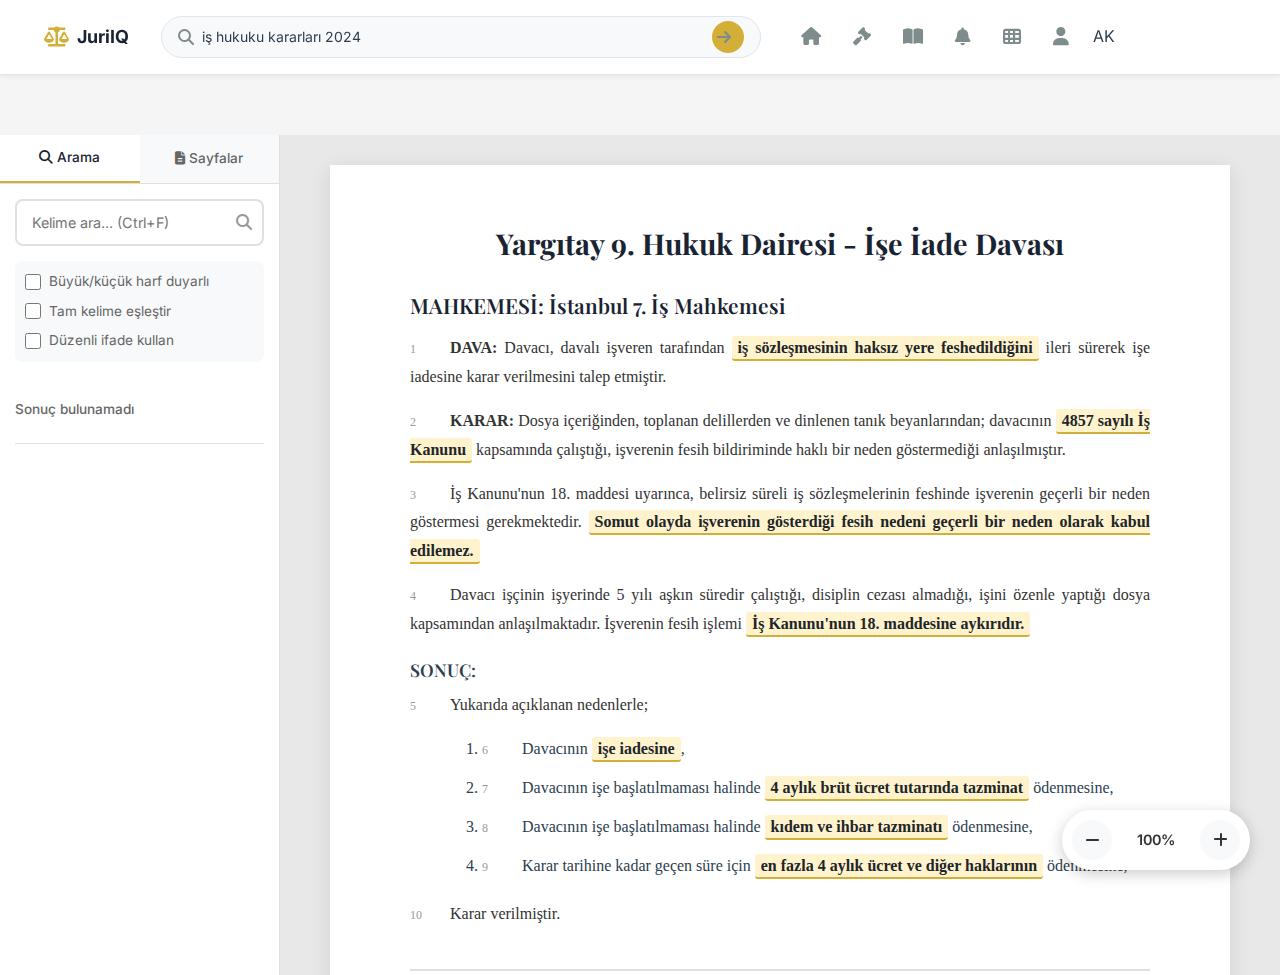
<file: webapp/pdf-viewer.html>
<!DOCTYPE html>
<html lang="tr">
<head>
    <meta http-equiv="Cache-Control" content="no-cache, no-store, must-revalidate">
    <meta http-equiv="Pragma" content="no-cache">
    <meta http-equiv="Expires" content="0">
    <meta charset="UTF-8">
    <meta name="viewport" content="width=device-width, initial-scale=1.0">
    <title>PDF Görüntüleyici - JuriIQ</title>
    
    <!-- Bootstrap 5 CSS -->
    <link href="https://cdn.jsdelivr.net/npm/bootstrap@5.3.0/dist/css/bootstrap.min.css" rel="stylesheet">
    
    <!-- Google Fonts -->
    <link rel="preconnect" href="https://fonts.googleapis.com">
    <link rel="preconnect" href="https://fonts.gstatic.com" crossorigin>
    <link href="https://fonts.googleapis.com/css2?family=Inter:wght@300;400;500;600;700&family=Playfair+Display:wght@600;700&display=swap" rel="stylesheet">
    
    <!-- Font Awesome -->
    <link rel="stylesheet" href="https://cdnjs.cloudflare.com/ajax/libs/font-awesome/6.4.0/css/all.min.css">
    
    <!-- Custom CSS -->
    <link rel="stylesheet" href="css/variables.css">
    <link rel="stylesheet" href="css/global.css">
    <link rel="stylesheet" href="css/results.css">
    <link rel="stylesheet" href="css/components.css">
    
    <style>
        body {
            margin: 0;
            padding: 0;
            font-family: 'Inter', sans-serif;
            background: #f5f5f5;
            overflow: hidden;
        }

        .pdf-viewer-container {
            display: flex;
            height: 100vh;
            width: 100%;
        }

        /* Top Navigation Bar */
        .pdf-top-nav {
            position: fixed;
            top: 0;
            left: 0;
            right: 0;
            height: 60px;
            background: linear-gradient(135deg, #1a2332 0%, #2c3e50 100%);
            display: flex;
            align-items: center;
            justify-content: space-between;
            padding: 0 20px;
            box-shadow: 0 2px 10px rgba(0,0,0,0.1);
            z-index: 1000;
        }

        .pdf-nav-left {
            display: flex;
            align-items: center;
            gap: 20px;
        }

        .pdf-logo {
            display: flex;
            align-items: center;
            gap: 10px;
            color: white;
            text-decoration: none;
            font-size: 1.2rem;
            font-weight: 600;
        }

        .pdf-logo i {
            color: #d4af37;
            font-size: 1.5rem;
        }

        .pdf-logo span.accent {
            color: #d4af37;
        }

        .pdf-title {
            color: white;
            font-size: 0.9rem;
            font-weight: 500;
            max-width: 400px;
            overflow: hidden;
            text-overflow: ellipsis;
            white-space: nowrap;
        }

        .pdf-nav-right {
            display: flex;
            align-items: center;
            gap: 15px;
        }

        .pdf-nav-btn {
            background: rgba(255,255,255,0.1);
            border: 1px solid rgba(255,255,255,0.2);
            color: white;
            padding: 8px 16px;
            border-radius: 6px;
            cursor: pointer;
            transition: all 0.3s;
            font-size: 0.9rem;
            display: flex;
            align-items: center;
            gap: 8px;
        }

        .pdf-nav-btn:hover {
            background: rgba(255,255,255,0.2);
            border-color: #d4af37;
        }

        .pdf-nav-btn.primary {
            background: linear-gradient(135deg, #d4af37, #c19a2e);
            border-color: #d4af37;
        }

        .pdf-nav-btn.primary:hover {
            background: linear-gradient(135deg, #c19a2e, #d4af37);
        }

        /* Left Navigation Panel (Word-like) */
        .pdf-left-panel {
            width: 280px;
            background: white;
            border-right: 1px solid #e0e0e0;
            display: flex;
            flex-direction: column;
            margin-top: 60px;
            height: calc(100vh - 60px);
            overflow: hidden;
        }

        .pdf-panel-tabs {
            display: flex;
            border-bottom: 1px solid #e0e0e0;
            background: #f8f9fa;
        }

        .pdf-panel-tab {
            flex: 1;
            padding: 12px;
            text-align: center;
            cursor: pointer;
            border: none;
            background: transparent;
            color: #666;
            font-weight: 500;
            font-size: 0.85rem;
            transition: all 0.3s;
        }

        .pdf-panel-tab.active {
            background: white;
            color: #1a2332;
            border-bottom: 2px solid #d4af37;
        }

        .pdf-panel-tab:hover {
            background: rgba(212, 175, 55, 0.1);
        }

        .pdf-panel-content {
            flex: 1;
            overflow-y: auto;
            padding: 15px;
        }

        /* Search Panel */
        .search-panel {
            display: flex;
            flex-direction: column;
            gap: 15px;
        }

        .search-input-group {
            position: relative;
        }

        .search-input-group input {
            width: 100%;
            padding: 10px 40px 10px 15px;
            border: 2px solid #e0e0e0;
            border-radius: 8px;
            font-size: 0.9rem;
            transition: all 0.3s;
        }

        .search-input-group input:focus {
            outline: none;
            border-color: #d4af37;
        }

        .search-input-group .search-icon {
            position: absolute;
            right: 12px;
            top: 50%;
            transform: translateY(-50%);
            color: #999;
        }

        .search-options {
            display: flex;
            flex-direction: column;
            gap: 8px;
            padding: 10px;
            background: #f8f9fa;
            border-radius: 8px;
        }

        .search-option {
            display: flex;
            align-items: center;
            gap: 8px;
            font-size: 0.85rem;
            color: #666;
        }

        .search-option input[type="checkbox"] {
            width: 16px;
            height: 16px;
            cursor: pointer;
        }

        .search-results-header {
            display: flex;
            justify-content: space-between;
            align-items: center;
            padding: 10px 0;
            border-bottom: 1px solid #e0e0e0;
            margin-bottom: 10px;
        }

        .search-results-count {
            font-size: 0.85rem;
            color: #666;
            font-weight: 500;
        }

        .search-result-item {
            padding: 12px;
            background: #f8f9fa;
            border-radius: 8px;
            margin-bottom: 10px;
            cursor: pointer;
            transition: all 0.3s;
            border-left: 3px solid transparent;
        }

        .search-result-item:hover {
            background: #e9ecef;
            border-left-color: #d4af37;
        }

        .search-result-item.active {
            background: rgba(212, 175, 55, 0.1);
            border-left-color: #d4af37;
        }

        .search-result-location {
            font-size: 0.75rem;
            color: #d4af37;
            font-weight: 600;
            margin-bottom: 5px;
        }

        .search-result-text {
            font-size: 0.85rem;
            color: #333;
            line-height: 1.5;
        }

        .search-result-text mark {
            background: #fff3cd;
            padding: 2px 4px;
            border-radius: 3px;
            font-weight: 600;
        }

        /* Pages Panel */
        .pages-panel {
            display: flex;
            flex-direction: column;
            gap: 10px;
        }

        .page-thumbnail {
            border: 2px solid #e0e0e0;
            border-radius: 8px;
            padding: 10px;
            cursor: pointer;
            transition: all 0.3s;
            background: white;
        }

        .page-thumbnail:hover {
            border-color: #d4af37;
            box-shadow: 0 2px 8px rgba(0,0,0,0.1);
        }

        .page-thumbnail.active {
            border-color: #d4af37;
            background: rgba(212, 175, 55, 0.05);
        }

        .page-thumbnail-header {
            display: flex;
            justify-content: space-between;
            align-items: center;
            margin-bottom: 8px;
        }

        .page-number {
            font-size: 0.85rem;
            font-weight: 600;
            color: #1a2332;
        }

        .page-matches {
            font-size: 0.75rem;
            color: #d4af37;
            background: rgba(212, 175, 55, 0.1);
            padding: 2px 8px;
            border-radius: 12px;
        }

        .page-preview {
            width: 100%;
            height: 120px;
            background: #f8f9fa;
            border-radius: 4px;
            display: flex;
            align-items: center;
            justify-content: center;
            color: #999;
            font-size: 0.8rem;
        }

        /* Right Document Panel */
        .pdf-right-panel {
            flex: 1;
            background: #e8e8e8;
            margin-top: 60px;
            height: calc(100vh - 60px);
            overflow-y: auto;
            padding: 30px;
        }

        .pdf-document {
            max-width: 900px;
            margin: 0 auto;
            background: white;
            box-shadow: 0 4px 20px rgba(0,0,0,0.1);
            padding: 60px 80px;
            min-height: calc(100vh - 120px);
            font-family: 'Times New Roman', serif;
            line-height: 1.8;
        }

        .pdf-document h1 {
            font-size: 1.8rem;
            color: #1a2332;
            margin-bottom: 20px;
            text-align: center;
            font-weight: 700;
        }

        .pdf-document h2 {
            font-size: 1.3rem;
            color: #1a2332;
            margin-top: 30px;
            margin-bottom: 15px;
            font-weight: 600;
        }

        .pdf-document h3 {
            font-size: 1.1rem;
            color: #2c3e50;
            margin-top: 20px;
            margin-bottom: 10px;
            font-weight: 600;
        }

        .pdf-document p {
            margin-bottom: 15px;
            text-align: justify;
            color: #333;
            font-size: 1rem;
        }

        .pdf-document mark.highlight {
            background: #fff3cd;
            padding: 3px 6px;
            border-radius: 3px;
            font-weight: 600;
            border-bottom: 2px solid #d4af37;
        }

        .pdf-document .line-number {
            display: inline-block;
            width: 40px;
            color: #999;
            font-size: 0.75rem;
            user-select: none;
        }

        .pdf-document ol {
            margin-left: 40px;
            margin-bottom: 20px;
        }

        .pdf-document ol li {
            margin-bottom: 10px;
        }

        .decision-footer {
            margin-top: 40px;
            padding-top: 20px;
            border-top: 2px solid #e0e0e0;
            text-align: right;
        }

        .decision-footer p {
            margin-bottom: 5px;
            font-size: 0.9rem;
            color: #666;
        }

        /* Zoom Controls */
        .zoom-controls {
            position: fixed;
            bottom: 30px;
            right: 30px;
            display: flex;
            gap: 10px;
            background: white;
            padding: 10px;
            border-radius: 30px;
            box-shadow: 0 4px 15px rgba(0,0,0,0.2);
            z-index: 100;
        }

        .zoom-btn {
            width: 40px;
            height: 40px;
            border: none;
            background: #f8f9fa;
            border-radius: 50%;
            cursor: pointer;
            display: flex;
            align-items: center;
            justify-content: center;
            transition: all 0.3s;
            color: #333;
        }

        .zoom-btn:hover {
            background: #d4af37;
            color: white;
        }

        .zoom-level {
            display: flex;
            align-items: center;
            padding: 0 15px;
            font-size: 0.9rem;
            font-weight: 600;
            color: #333;
        }

        /* Responsive */
        @media (max-width: 768px) {
            .pdf-left-panel {
                position: fixed;
                left: -280px;
                transition: left 0.3s;
                z-index: 999;
            }

            .pdf-left-panel.open {
                left: 0;
            }

            .pdf-document {
                padding: 30px 20px;
            }

            .pdf-title {
                display: none;
            }
        }
    </style>
<script src="https://sites.super.myninja.ai/_assets/ninja-daytona-script.js"></script>
</head>
<body>
    <!-- Top Navigation -->
    <!-- Top Navigation with Search -->
    <nav class="results-nav">
        <div class="container-fluid">
            <div class="results-nav-content">
                <a href="ana-sayfa.html" class="logo-link-small">
                    <i class="fas fa-balance-scale"></i>
                    <span>JuriIQ</span>
                </a>
                
                <div class="search-bar-compact">
                    <form action="search-results.html" method="GET">
                        <div class="search-input-compact">
                            <i class="fas fa-search"></i>
                            <input type="text" name="q" value="iş hukuku kararları 2024" placeholder="Ara...">
                            <button type="submit" class="search-submit-btn">
                                <i class="fas fa-arrow-right"></i>
                            </button>
                        </div>
                    </form>
                </div>
                
                <div class="nav-actions">
                    <a href="ana-sayfa.html" class="icon-btn" title="Ana Sayfa">
                        <i class="fas fa-home"></i>
                    </a>
                    <a href="kararlar.html" class="icon-btn" title="Kararlar">
                        <i class="fas fa-gavel"></i>
                    </a>
                    <a href="mevzuatlar.html" class="icon-btn" title="Mevzuatlar">
                        <i class="fas fa-book-open"></i>
                    </a>
                    <button class="icon-btn" title="Bildirimler">
                        <i class="fas fa-bell"></i>
                    </button>
                    <a href="dashboard.html" class="icon-btn" title="Dashboard">
                        <i class="fas fa-th"></i>
                    </a>
                    <a href="profile.html" class="icon-btn" title="Profil">
                        <i class="fas fa-user"></i>
                    </a>
                    <div class="user-avatar-small">AK</div>
                </div>
            </div>
        </div>
    </nav>

    <div class="pdf-viewer-container">
        <!-- Left Navigation Panel -->
        <div class="pdf-left-panel" id="leftPanel">
            <div class="pdf-panel-tabs">
                <button class="pdf-panel-tab active" onclick="switchTab('search')">
                    <i class="fas fa-search"></i> Arama
                </button>
                <button class="pdf-panel-tab" onclick="switchTab('pages')">
                    <i class="fas fa-file-alt"></i> Sayfalar
                </button>
            </div>

            <!-- Search Panel -->
            <div class="pdf-panel-content" id="searchPanel">
                <div class="search-panel">
                    <div class="search-input-group">
                        <input type="text" id="searchInput" placeholder="Kelime ara... (Ctrl+F)" onkeyup="performSearch()">
                        <i class="fas fa-search search-icon"></i>
                    </div>

                    <div class="search-options">
                        <label class="search-option">
                            <input type="checkbox" id="matchCase">
                            <span>Büyük/küçük harf duyarlı</span>
                        </label>
                        <label class="search-option">
                            <input type="checkbox" id="wholeWord">
                            <span>Tam kelime eşleştir</span>
                        </label>
                        <label class="search-option">
                            <input type="checkbox" id="useRegex">
                            <span>Düzenli ifade kullan</span>
                        </label>
                    </div>

                    <div class="search-results-header">
                        <span class="search-results-count" id="resultsCount">Sonuç bulunamadı</span>
                        <div>
                            <button class="pdf-nav-btn" style="padding: 4px 8px; font-size: 0.8rem;" onclick="previousResult()">
                                <i class="fas fa-chevron-up"></i>
                            </button>
                            <button class="pdf-nav-btn" style="padding: 4px 8px; font-size: 0.8rem;" onclick="nextResult()">
                                <i class="fas fa-chevron-down"></i>
                            </button>
                        </div>
                    </div>

                    <div id="searchResults">
                        <!-- Search results will be populated here -->
                    </div>
                </div>
            </div>

            <!-- Pages Panel -->
            <div class="pdf-panel-content" id="pagesPanel" style="display: none;">
                <div class="pages-panel">
                    <div class="page-thumbnail active">
                        <div class="page-thumbnail-header">
                            <span class="page-number">Sayfa 1</span>
                            <span class="page-matches">3 eşleşme</span>
                        </div>
                        <div class="page-preview">
                            <i class="fas fa-file-alt" style="font-size: 2rem;"></i>
                        </div>
                    </div>
                    <div class="page-thumbnail">
                        <div class="page-thumbnail-header">
                            <span class="page-number">Sayfa 2</span>
                            <span class="page-matches">1 eşleşme</span>
                        </div>
                        <div class="page-preview">
                            <i class="fas fa-file-alt" style="font-size: 2rem;"></i>
                        </div>
                    </div>
                    <div class="page-thumbnail">
                        <div class="page-thumbnail-header">
                            <span class="page-number">Sayfa 3</span>
                        </div>
                        <div class="page-preview">
                            <i class="fas fa-file-alt" style="font-size: 2rem;"></i>
                        </div>
                    </div>
                </div>
            </div>
        </div>

        <!-- Right Document Panel -->
        <div class="pdf-right-panel">
            <div class="pdf-document" id="documentContent">
                <h1>Yargıtay 9. Hukuk Dairesi - İşe İade Davası</h1>
                
                <h2>MAHKEMESİ: İstanbul 7. İş Mahkemesi</h2>
                
                <p><span class="line-number">1</span><strong>DAVA:</strong> Davacı, davalı işveren tarafından <mark class="highlight">iş sözleşmesinin haksız yere feshedildiğini</mark> ileri sürerek işe iadesine karar verilmesini talep etmiştir.</p>
                
                <p><span class="line-number">2</span><strong>KARAR:</strong> Dosya içeriğinden, toplanan delillerden ve dinlenen tanık beyanlarından; davacının <mark class="highlight">4857 sayılı İş Kanunu</mark> kapsamında çalıştığı, işverenin fesih bildiriminde haklı bir neden göstermediği anlaşılmıştır.</p>
                
                <p><span class="line-number">3</span>İş Kanunu'nun 18. maddesi uyarınca, belirsiz süreli iş sözleşmelerinin feshinde işverenin geçerli bir neden göstermesi gerekmektedir. <mark class="highlight">Somut olayda işverenin gösterdiği fesih nedeni geçerli bir neden olarak kabul edilemez.</mark></p>
                
                <p><span class="line-number">4</span>Davacı işçinin işyerinde 5 yılı aşkın süredir çalıştığı, disiplin cezası almadığı, işini özenle yaptığı dosya kapsamından anlaşılmaktadır. İşverenin fesih işlemi <mark class="highlight">İş Kanunu'nun 18. maddesine aykırıdır.</mark></p>
                
                <h3>SONUÇ:</h3>
                <p><span class="line-number">5</span>Yukarıda açıklanan nedenlerle;</p>
                <ol>
                    <li><span class="line-number">6</span>Davacının <mark class="highlight">işe iadesine</mark>,</li>
                    <li><span class="line-number">7</span>Davacının işe başlatılmaması halinde <mark class="highlight">4 aylık brüt ücret tutarında tazminat</mark> ödenmesine,</li>
                    <li><span class="line-number">8</span>Davacının işe başlatılmaması halinde <mark class="highlight">kıdem ve ihbar tazminatı</mark> ödenmesine,</li>
                    <li><span class="line-number">9</span>Karar tarihine kadar geçen süre için <mark class="highlight">en fazla 4 aylık ücret ve diğer haklarının</mark> ödenmesine,</li>
                </ol>
                <p><span class="line-number">10</span>Karar verilmiştir.</p>
                
                <div class="decision-footer">
                    <p><strong>Yargıtay 9. Hukuk Dairesi</strong></p>
                    <p>Başkan: Mehmet YILMAZ</p>
                    <p>Üye: Ayşe DEMİR</p>
                    <p>Üye: Can ÖZTÜRK</p>
                    <p>Üye: Zeynep KARA</p>
                    <p>Üye: Ali ŞAHİN</p>
                    <p style="margin-top: 20px; font-size: 0.8rem;">Esas No: 2024/1547 | Karar No: 2024/8923 | Tarih: 15.10.2024</p>
                </div>
            </div>
        </div>
    </div>

    <!-- Zoom Controls -->
    <div class="zoom-controls">
        <button class="zoom-btn" onclick="zoomOut()">
            <i class="fas fa-minus"></i>
        </button>
        <span class="zoom-level" id="zoomLevel">100%</span>
        <button class="zoom-btn" onclick="zoomIn()">
            <i class="fas fa-plus"></i>
        </button>
    </div>

    <script>
        let currentZoom = 100;
        let searchResults = [];
        let currentResultIndex = -1;

        // Tab switching
        function switchTab(tab) {
            const tabs = document.querySelectorAll('.pdf-panel-tab');
            tabs.forEach(t => t.classList.remove('active'));
            
            if (tab === 'search') {
                tabs[0].classList.add('active');
                document.getElementById('searchPanel').style.display = 'block';
                document.getElementById('pagesPanel').style.display = 'none';
            } else {
                tabs[1].classList.add('active');
                document.getElementById('searchPanel').style.display = 'none';
                document.getElementById('pagesPanel').style.display = 'block';
            }
        }

        // Search functionality
        function performSearch() {
            const searchTerm = document.getElementById('searchInput').value.trim();
            const resultsContainer = document.getElementById('searchResults');
            const resultsCount = document.getElementById('resultsCount');
            
            if (!searchTerm) {
                resultsContainer.innerHTML = '';
                resultsCount.textContent = 'Sonuç bulunamadı';
                return;
            }

            // Simulate search results (in real implementation, this would use OCR data)
            searchResults = [
                { page: 1, line: 1, text: 'Davacı, davalı işveren tarafından iş sözleşmesinin haksız yere feshedildiğini ileri sürerek işe iadesine karar verilmesini talep etmiştir.' },
                { page: 1, line: 2, text: 'Dosya içeriğinden, toplanan delillerden ve dinlenen tanık beyanlarından; davacının 4857 sayılı İş Kanunu kapsamında çalıştığı...' },
                { page: 1, line: 3, text: 'İş Kanunu\'nun 18. maddesi uyarınca, belirsiz süreli iş sözleşmelerinin feshinde işverenin geçerli bir neden göstermesi gerekmektedir.' },
                { page: 1, line: 4, text: 'Davacı işçinin işyerinde 5 yılı aşkın süredir çalıştığı, disiplin cezası almadığı, işini özenle yaptığı dosya kapsamından anlaşılmaktadır.' },
                { page: 1, line: 6, text: 'Davacının işe iadesine,' }
            ];

            resultsCount.textContent = `${searchResults.length} sonuç bulundu`;
            
            let html = '';
            searchResults.forEach((result, index) => {
                const highlightedText = result.text.replace(
                    new RegExp(searchTerm, 'gi'),
                    match => `<mark>${match}</mark>`
                );
                
                html += `
                    <div class="search-result-item" onclick="jumpToResult(${index})">
                        <div class="search-result-location">Sayfa ${result.page}, Satır ${result.line}</div>
                        <div class="search-result-text">${highlightedText}</div>
                    </div>
                `;
            });
            
            resultsContainer.innerHTML = html;
        }

        function jumpToResult(index) {
            currentResultIndex = index;
            const items = document.querySelectorAll('.search-result-item');
            items.forEach((item, i) => {
                item.classList.toggle('active', i === index);
            });
            
            // Scroll to the result in the document
            const documentContent = document.getElementById('documentContent');
            const highlights = documentContent.querySelectorAll('mark.highlight');
            if (highlights[index]) {
                highlights[index].scrollIntoView({ behavior: 'smooth', block: 'center' });
            }
        }

        function previousResult() {
            if (searchResults.length === 0) return;
            currentResultIndex = (currentResultIndex - 1 + searchResults.length) % searchResults.length;
            jumpToResult(currentResultIndex);
        }

        function nextResult() {
            if (searchResults.length === 0) return;
            currentResultIndex = (currentResultIndex + 1) % searchResults.length;
            jumpToResult(currentResultIndex);
        }

        // Zoom functionality
        function zoomIn() {
            if (currentZoom < 200) {
                currentZoom += 10;
                updateZoom();
            }
        }

        function zoomOut() {
            if (currentZoom > 50) {
                currentZoom -= 10;
                updateZoom();
            }
        }

        function updateZoom() {
            const doc = document.getElementById('documentContent');
            doc.style.transform = `scale(${currentZoom / 100})`;
            doc.style.transformOrigin = 'top center';
            document.getElementById('zoomLevel').textContent = `${currentZoom}%`;
        }

        // Keyboard shortcuts
        document.addEventListener('keydown', function(e) {
            // Ctrl+F for search
            if (e.ctrlKey && e.key === 'f') {
                e.preventDefault();
                document.getElementById('searchInput').focus();
                switchTab('search');
            }
            
            // Ctrl + Plus for zoom in
            if (e.ctrlKey && (e.key === '+' || e.key === '=')) {
                e.preventDefault();
                zoomIn();
            }
            
            // Ctrl + Minus for zoom out
            if (e.ctrlKey && e.key === '-') {
                e.preventDefault();
                zoomOut();
            }
        });

        // Mobile menu toggle
        document.getElementById('menuToggle')?.addEventListener('click', function() {
            document.getElementById('leftPanel').classList.toggle('open');
        });
    </script>
    
    <!-- PDF Viewer Custom JS -->
    <script src="js/pdf-viewer.js"></script>
</body>
</html>
</file>
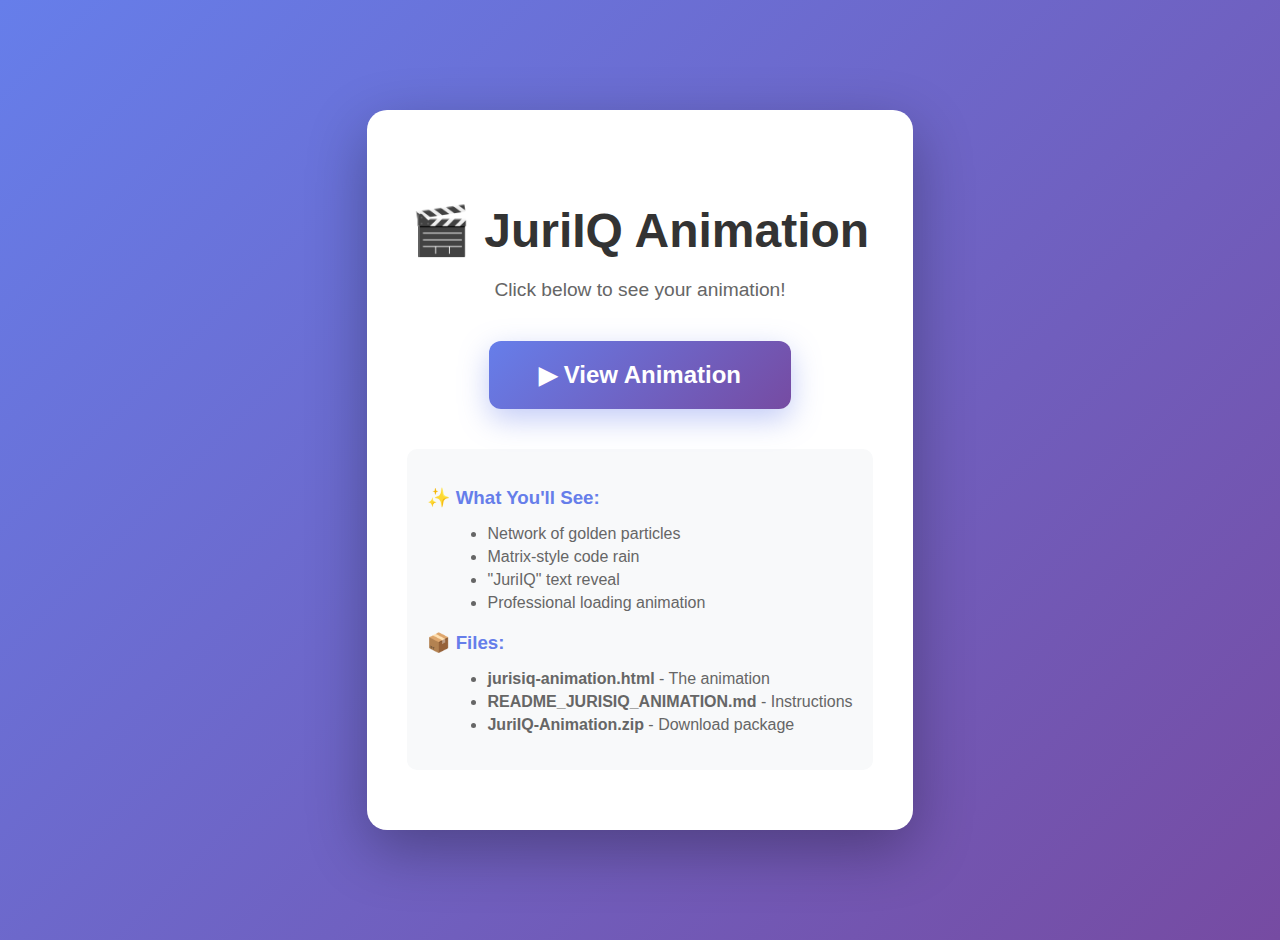
<file: webapp/PREVIEW.html>
<!DOCTYPE html>
<html>
<head>
    <meta http-equiv="Cache-Control" content="no-cache, no-store, must-revalidate">
    <meta http-equiv="Pragma" content="no-cache">
    <meta http-equiv="Expires" content="0">
    <meta charset="UTF-8">
    <title>JuriIQ Animation - Preview</title>
    <style>
        body {
            font-family: Arial, sans-serif;
            background: linear-gradient(135deg, #667eea 0%, #764ba2 100%);
            min-height: 100vh;
            display: flex;
            align-items: center;
            justify-content: center;
            margin: 0;
            padding: 20px;
        }
        .card {
            background: white;
            border-radius: 20px;
            padding: 60px 40px;
            max-width: 600px;
            box-shadow: 0 20px 60px rgba(0,0,0,0.3);
            text-align: center;
        }
        h1 {
            font-size: 3rem;
            color: #333;
            margin-bottom: 20px;
        }
        p {
            font-size: 1.2rem;
            color: #666;
            margin-bottom: 40px;
        }
        .btn {
            display: inline-block;
            padding: 20px 50px;
            font-size: 1.5rem;
            font-weight: bold;
            background: linear-gradient(135deg, #667eea 0%, #764ba2 100%);
            color: white;
            text-decoration: none;
            border-radius: 12px;
            box-shadow: 0 10px 30px rgba(102, 126, 234, 0.4);
            transition: all 0.3s;
        }
        .btn:hover {
            transform: translateY(-3px);
            box-shadow: 0 15px 40px rgba(102, 126, 234, 0.6);
        }
        .info {
            margin-top: 40px;
            padding: 20px;
            background: #f8f9fa;
            border-radius: 10px;
            text-align: left;
        }
        .info h3 {
            color: #667eea;
            margin-bottom: 10px;
        }
        .info ul {
            margin-left: 20px;
        }
        .info li {
            margin: 5px 0;
            color: #666;
        }
    </style>
<script src="https://sites.super.myninja.ai/_assets/ninja-daytona-script.js"></script>
</head>
<body>
    <div class="card">
        <h1>🎬 JuriIQ Animation</h1>
        <p>Click below to see your animation!</p>
        
        <a href="jurisiq-animation.html" class="btn">
            ▶ View Animation
        </a>
        
        <div class="info">
            <h3>✨ What You'll See:</h3>
            <ul>
                <li>Network of golden particles</li>
                <li>Matrix-style code rain</li>
                <li>"JuriIQ" text reveal</li>
                <li>Professional loading animation</li>
            </ul>
            
            <h3 style="margin-top: 20px;">📦 Files:</h3>
            <ul>
                <li><strong>jurisiq-animation.html</strong> - The animation</li>
                <li><strong>README_JURISIQ_ANIMATION.md</strong> - Instructions</li>
                <li><strong>JuriIQ-Animation.zip</strong> - Download package</li>
            </ul>
        </div>
    </div>
</body>
</html>
</file>
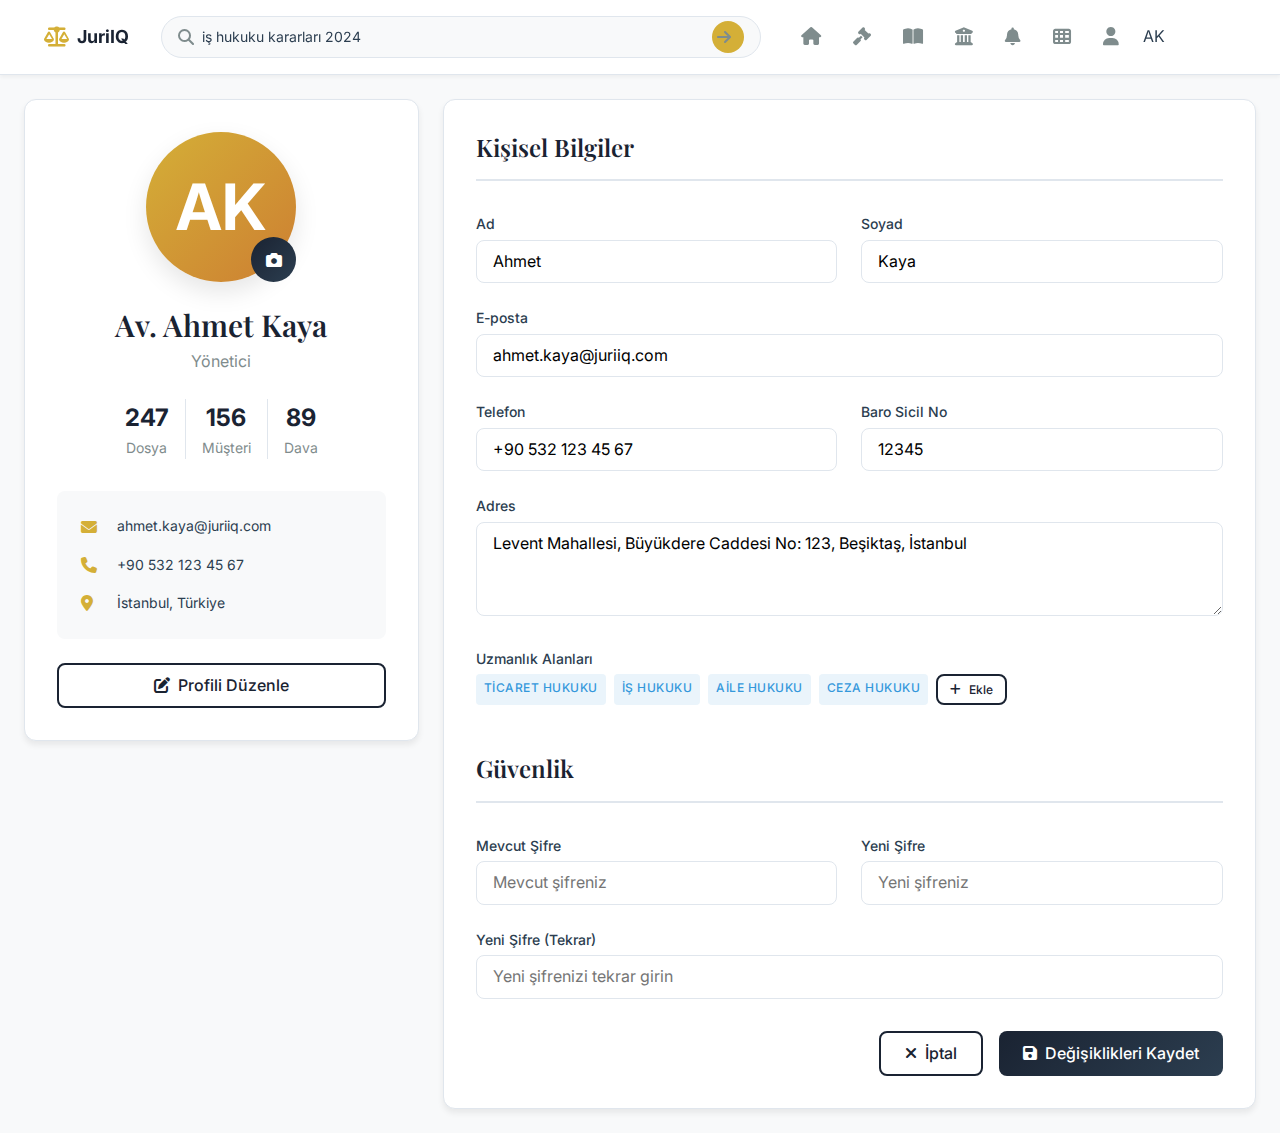
<file: webapp/profile.html>
<!DOCTYPE html>
<html lang="tr">
<head>
    <meta http-equiv="Cache-Control" content="no-cache, no-store, must-revalidate">
    <meta http-equiv="Pragma" content="no-cache">
    <meta http-equiv="Expires" content="0">
    <meta charset="UTF-8">
    <meta name="viewport" content="width=device-width, initial-scale=1.0">
    <title>Profil - Hukuk Yönetim Sistemi</title>
    
    <!-- Bootstrap 5 CSS -->
    <link href="https://cdn.jsdelivr.net/npm/bootstrap@5.3.0/dist/css/bootstrap.min.css" rel="stylesheet">
    
    <!-- Google Fonts -->
    <link rel="preconnect" href="https://fonts.googleapis.com">
    <link rel="preconnect" href="https://fonts.gstatic.com" crossorigin>
    <link href="https://fonts.googleapis.com/css2?family=Inter:wght@300;400;500;600;700&family=Playfair+Display:wght@600;700&display=swap" rel="stylesheet">
    
    <!-- Font Awesome -->
    <link rel="stylesheet" href="https://cdnjs.cloudflare.com/ajax/libs/font-awesome/6.4.0/css/all.min.css">
    
    <!-- Custom CSS -->
    <link rel="stylesheet" href="css/variables.css">
    <link rel="stylesheet" href="css/global.css">
    <link rel="stylesheet" href="css/components.css">
    <link rel="stylesheet" href="css/results.css">
<script src="https://sites.super.myninja.ai/_assets/ninja-daytona-script.js"></script>
</head>
<body>
    <!-- Top Navigation with Search -->
    <nav class="results-nav">
        <div class="container-fluid">
            <div class="results-nav-content">
                <a href="ana-sayfa.html" class="logo-link-small">
                    <i class="fas fa-balance-scale"></i>
                    <span>JuriIQ</span>
                </a>
                
                <div class="search-bar-compact">
                    <form action="search-results.html" method="GET">
                        <div class="search-input-compact">
                            <i class="fas fa-search"></i>
                            <input type="text" name="q" value="iş hukuku kararları 2024" placeholder="Ara...">
                            <button type="submit" class="search-submit-btn">
                                <i class="fas fa-arrow-right"></i>
                            </button>
                        </div>
                    </form>
                </div>
                
                <div class="nav-actions">
                    <a href="ana-sayfa.html" class="icon-btn" title="Ana Sayfa">
                        <i class="fas fa-home"></i>
                    </a>
                    <a href="kararlar.html" class="icon-btn" title="Kararlar">
                        <i class="fas fa-gavel"></i>
                    </a>
                    <a href="mevzuatlar.html" class="icon-btn" title="Mevzuatlar">
                        <i class="fas fa-book-open"></i>
                    </a>
                    <a href="bankacilik-mevzuati.html" class="icon-btn" title="Bankacılık Mevzuatı">
                        <i class="fas fa-university"></i>
                    </a>
                    <button class="icon-btn" title="Bildirimler">
                        <i class="fas fa-bell"></i>
                    </button>
                    <a href="dashboard.html" class="icon-btn" title="Dashboard">
                        <i class="fas fa-th"></i>
                    </a>
                    <a href="profile.html" class="icon-btn" title="Profil">
                        <i class="fas fa-user"></i>
                    </a>
                    <div class="user-avatar-small">AK</div>
                </div>
            </div>
        </div>
    </nav>

    <!-- Main Content -->
    <main class="main-content" style="margin-left: 0; padding: var(--spacing-lg);"
        <!-- Profile Content -->
        <div class="row g-4">
            <!-- Profile Card -->
            <div class="col-12 col-lg-4">
                <div class="card-professional" style="padding: var(--spacing-xl); text-align: center;">
                    <div style="position: relative; display: inline-block; margin-bottom: var(--spacing-lg);">
                        <div style="width: 150px; height: 150px; border-radius: 50%; background: linear-gradient(135deg, var(--accent-gold), var(--accent-bronze)); display: flex; align-items: center; justify-content: center; font-size: 4rem; color: white; font-weight: var(--fw-bold); box-shadow: var(--shadow-lg);">
                            AK
                        </div>
                        <button class="btn-professional btn-primary" style="position: absolute; bottom: 0; right: 0; border-radius: 50%; width: 45px; height: 45px; padding: 0; display: flex; align-items: center; justify-content: center;">
                            <i class="fas fa-camera"></i>
                        </button>
                    </div>
                    
                    <h2 style="margin-bottom: var(--spacing-xs);">Av. Ahmet Kaya</h2>
                    <p style="color: var(--text-secondary); margin-bottom: var(--spacing-lg);">Yönetici</p>
                    
                    <div style="display: flex; gap: var(--spacing-md); justify-content: center; margin-bottom: var(--spacing-xl);">
                        <div style="text-align: center;">
                            <div style="font-size: var(--fs-2xl); font-weight: var(--fw-bold); color: var(--primary-navy);">247</div>
                            <div style="font-size: var(--fs-sm); color: var(--text-secondary);">Dosya</div>
                        </div>
                        <div style="width: 1px; background: var(--border-color);"></div>
                        <div style="text-align: center;">
                            <div style="font-size: var(--fs-2xl); font-weight: var(--fw-bold); color: var(--primary-navy);">156</div>
                            <div style="font-size: var(--fs-sm); color: var(--text-secondary);">Müşteri</div>
                        </div>
                        <div style="width: 1px; background: var(--border-color);"></div>
                        <div style="text-align: center;">
                            <div style="font-size: var(--fs-2xl); font-weight: var(--fw-bold); color: var(--primary-navy);">89</div>
                            <div style="font-size: var(--fs-sm); color: var(--text-secondary);">Dava</div>
                        </div>
                    </div>
                    
                    <div style="text-align: left; padding: var(--spacing-lg); background: var(--bg-secondary); border-radius: var(--border-radius-md); margin-bottom: var(--spacing-lg);">
                        <div style="display: flex; align-items: center; gap: var(--spacing-md); margin-bottom: var(--spacing-md);">
                            <i class="fas fa-envelope" style="color: var(--accent-gold); width: 20px;"></i>
                            <span style="font-size: var(--fs-sm);">ahmet.kaya@juriiq.com</span>
                        </div>
                        <div style="display: flex; align-items: center; gap: var(--spacing-md); margin-bottom: var(--spacing-md);">
                            <i class="fas fa-phone" style="color: var(--accent-gold); width: 20px;"></i>
                            <span style="font-size: var(--fs-sm);">+90 532 123 45 67</span>
                        </div>
                        <div style="display: flex; align-items: center; gap: var(--spacing-md);">
                            <i class="fas fa-map-marker-alt" style="color: var(--accent-gold); width: 20px;"></i>
                            <span style="font-size: var(--fs-sm);">İstanbul, Türkiye</span>
                        </div>
                    </div>
                    
                    <button class="btn-professional btn-outline" style="width: 100%; justify-content: center;">
                        <i class="fas fa-edit"></i>
                        Profili Düzenle
                    </button>
                </div>
            </div>
            
            <!-- Profile Form -->
            <div class="col-12 col-lg-8">
                <div class="card-professional" style="padding: var(--spacing-xl);">
                    <h3 style="margin-bottom: var(--spacing-xl); padding-bottom: var(--spacing-md); border-bottom: 2px solid var(--border-color);">
                        Kişisel Bilgiler
                    </h3>
                    
                    <form>
                        <div class="row g-4">
                            <div class="col-12 col-md-6">
                                <label class="form-label-professional">Ad</label>
                                <input type="text" class="form-control-professional" value="Ahmet" placeholder="Adınız">
                            </div>
                            <div class="col-12 col-md-6">
                                <label class="form-label-professional">Soyad</label>
                                <input type="text" class="form-control-professional" value="Kaya" placeholder="Soyadınız">
                            </div>
                            <div class="col-12">
                                <label class="form-label-professional">E-posta</label>
                                <input type="email" class="form-control-professional" value="ahmet.kaya@juriiq.com" placeholder="E-posta adresiniz">
                            </div>
                            <div class="col-12 col-md-6">
                                <label class="form-label-professional">Telefon</label>
                                <input type="tel" class="form-control-professional" value="+90 532 123 45 67" placeholder="Telefon numaranız">
                            </div>
                            <div class="col-12 col-md-6">
                                <label class="form-label-professional">Baro Sicil No</label>
                                <input type="text" class="form-control-professional" value="12345" placeholder="Baro sicil numaranız">
                            </div>
                            <div class="col-12">
                                <label class="form-label-professional">Adres</label>
                                <textarea class="form-control-professional" rows="3" placeholder="Adresiniz">Levent Mahallesi, Büyükdere Caddesi No: 123, Beşiktaş, İstanbul</textarea>
                            </div>
                            <div class="col-12">
                                <label class="form-label-professional">Uzmanlık Alanları</label>
                                <div style="display: flex; flex-wrap: wrap; gap: var(--spacing-sm);">
                                    <span class="status-badge info" style="cursor: pointer;">Ticaret Hukuku</span>
                                    <span class="status-badge info" style="cursor: pointer;">İş Hukuku</span>
                                    <span class="status-badge info" style="cursor: pointer;">Aile Hukuku</span>
                                    <span class="status-badge info" style="cursor: pointer;">Ceza Hukuku</span>
                                    <button type="button" class="btn-professional btn-outline" style="padding: 4px 12px; font-size: 12px;">
                                        <i class="fas fa-plus"></i> Ekle
                                    </button>
                                </div>
                            </div>
                        </div>
                        
                        <h3 style="margin-top: var(--spacing-2xl); margin-bottom: var(--spacing-xl); padding-bottom: var(--spacing-md); border-bottom: 2px solid var(--border-color);">
                            Güvenlik
                        </h3>
                        
                        <div class="row g-4">
                            <div class="col-12 col-md-6">
                                <label class="form-label-professional">Mevcut Şifre</label>
                                <input type="password" class="form-control-professional" placeholder="Mevcut şifreniz">
                            </div>
                            <div class="col-12 col-md-6">
                                <label class="form-label-professional">Yeni Şifre</label>
                                <input type="password" class="form-control-professional" placeholder="Yeni şifreniz">
                            </div>
                            <div class="col-12">
                                <label class="form-label-professional">Yeni Şifre (Tekrar)</label>
                                <input type="password" class="form-control-professional" placeholder="Yeni şifrenizi tekrar girin">
                            </div>
                        </div>
                        
                        <div style="display: flex; gap: var(--spacing-md); margin-top: var(--spacing-xl); justify-content: flex-end;">
                            <button type="button" class="btn-professional btn-outline">
                                <i class="fas fa-times"></i>
                                İptal
                            </button>
                            <button type="submit" class="btn-professional btn-primary">
                                <i class="fas fa-save"></i>
                                Değişiklikleri Kaydet
                            </button>
                        </div>
                    </form>
                </div>
            </div>
        </div>
    </main>

    <!-- Bootstrap JS -->
    <script src="https://cdn.jsdelivr.net/npm/bootstrap@5.3.0/dist/js/bootstrap.bundle.min.js"></script>
    
    <!-- Custom JS -->
    <script src="js/main.js"></script>
</body>
</html>
</file>
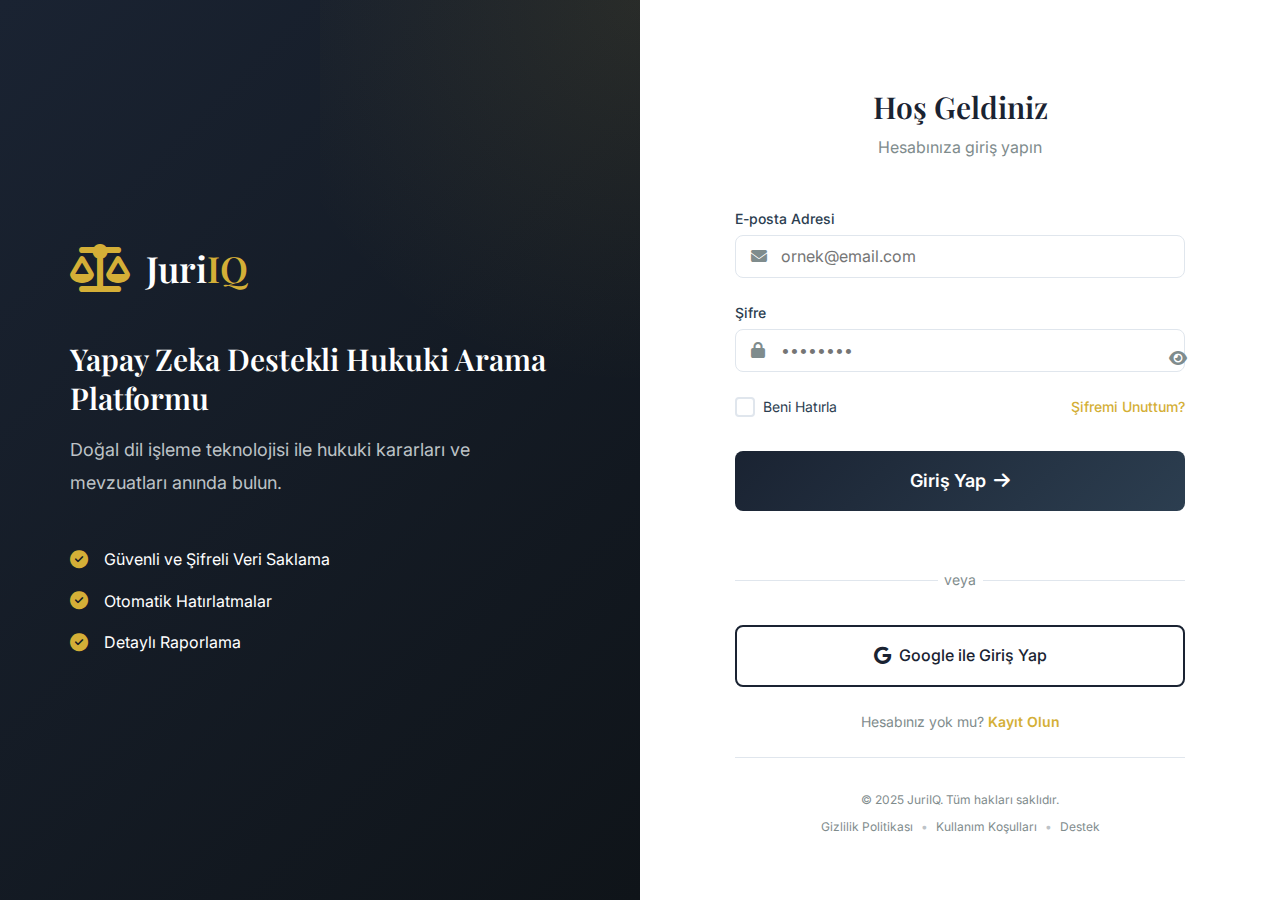
<file: webapp/search-results.html>
<!DOCTYPE html>
<html lang="tr">
<head>
    <meta http-equiv="Cache-Control" content="no-cache, no-store, must-revalidate">
    <meta http-equiv="Pragma" content="no-cache">
    <meta http-equiv="Expires" content="0">
    <meta charset="UTF-8">
    <meta name="viewport" content="width=device-width, initial-scale=1.0">
    <title>Arama Sonuçları - JuriIQ</title>
    
    <!-- Bootstrap 5 CSS -->
    <link href="https://cdn.jsdelivr.net/npm/bootstrap@5.3.0/dist/css/bootstrap.min.css" rel="stylesheet">
    
    <!-- Google Fonts -->
    <link rel="preconnect" href="https://fonts.googleapis.com">
    <link rel="preconnect" href="https://fonts.gstatic.com" crossorigin>
    <link href="https://fonts.googleapis.com/css2?family=Inter:wght@300;400;500;600;700&family=Playfair+Display:wght@600;700&display=swap" rel="stylesheet">
    
    <!-- Font Awesome -->
    <link rel="stylesheet" href="https://cdnjs.cloudflare.com/ajax/libs/font-awesome/6.4.0/css/all.min.css">
    
    <!-- Custom CSS -->
    <link rel="stylesheet" href="css/variables.css">
    <link rel="stylesheet" href="css/global.css">
    <link rel="stylesheet" href="css/search.css">
    <link rel="stylesheet" href="css/results.css">
<script src="https://sites.super.myninja.ai/_assets/ninja-daytona-script.js"></script>
</head>
<body class="results-page">
    <!-- Top Navigation with Search -->
    <nav class="results-nav">
        <div class="container-fluid">
            <div class="results-nav-content">
                <a href="ana-sayfa.html" class="logo-link-small">
                    <i class="fas fa-balance-scale"></i>
                    <span>JuriIQ</span>
                </a>
                
                <div class="search-bar-compact">
                    <form action="search-results.html" method="GET">
                        <div class="search-input-compact">
                            <i class="fas fa-search"></i>
                            <input type="text" name="q" value="iş hukuku kararları 2024" placeholder="Ara...">
                            <button type="submit" class="search-submit-btn">
                                <i class="fas fa-arrow-right"></i>
                            </button>
                        </div>
                    </form>
                </div>
                
                <div class="nav-actions">
                    <a href="ana-sayfa.html" class="icon-btn" title="Ana Sayfa">
                        <i class="fas fa-home"></i>
                    </a>
                    <a href="kararlar.html" class="icon-btn" title="Kararlar">
                        <i class="fas fa-gavel"></i>
                    </a>
                    <a href="mevzuatlar.html" class="icon-btn" title="Mevzuatlar">
                        <i class="fas fa-book-open"></i>
                    </a>
                    <a href="bankacilik-mevzuati.html" class="icon-btn" title="Bankacılık Mevzuatı">
                        <i class="fas fa-university"></i>
                    </a>
                    <button class="icon-btn" title="Bildirimler">
                        <i class="fas fa-bell"></i>
                    </button>
                    <a href="dashboard.html" class="icon-btn" title="Dashboard">
                        <i class="fas fa-th"></i>
                    </a>
                    <a href="profile.html" class="icon-btn" title="Profil">
                        <i class="fas fa-user"></i>
                    </a>
                    <div class="user-avatar-small">AK</div>
                </div>
            </div>
        </div>
    </nav>

    <!-- Results Container -->
    <div class="results-container">
        <div class="container-fluid">
            <div class="row">
                <!-- Sidebar Filters -->
                <aside class="col-lg-3 filters-sidebar">
                    <div class="filters-sticky">
                        <div class="filters-header">
                            <h3>Filtreler</h3>
                            <button class="btn-text" id="clearFilters">Temizle</button>
                        </div>
                        
                        <!-- Type Filter -->
                           <div class="filter-section">
                               <h4 class="filter-title">Tür</h4>
                               <div class="filter-options">
                                   <label class="filter-checkbox">
                                       <input type="checkbox" checked>
                                       <span class="checkmark"></span>
                                       <span class="label-text">Kararlar</span>
                                       <span class="count">(1,247)</span>
                                   </label>
                                   <label class="filter-checkbox">
                                       <input type="checkbox" checked>
                                       <span class="checkmark"></span>
                                       <span class="label-text">Mevzuatlar</span>
                                       <span class="count">(856)</span>
                                   </label>
                                   <label class="filter-checkbox">
                                       <input type="checkbox">
                                       <span class="checkmark"></span>
                                       <span class="label-text">Bankacılık Mevzuatı</span>
                                       <span class="count">(342)</span>
                                   </label>
                               </div>
                               
                               <!-- Kararlar Sub-filters -->
                               <div class="filter-subsection" style="margin-top: var(--spacing-md); padding-left: var(--spacing-md); border-left: 2px solid var(--border-color);">
                                   <h5 style="font-size: var(--fs-sm); font-weight: var(--fw-semibold); margin-bottom: var(--spacing-sm); color: var(--text-secondary);">Kararlar</h5>
                                   
                                   <!-- Court Type -->
                                   <div style="margin-bottom: var(--spacing-md);">
                                       <label style="display: block; font-size: var(--fs-xs); font-weight: var(--fw-medium); margin-bottom: var(--spacing-xs); color: var(--text-secondary);">Mahkeme Türü</label>
                                       <select class="form-select filter-dropdown" id="courtTypeFilter">
                                           <option value="">Tümü</option>
                                           <option value="yuksek-mahkeme">Yüksek Mahkeme Kararları</option>
                                           <option value="yuksek-secim-kurulu">Yüksek Seçim Kurulu Kararları</option>
                                           <option value="alt-mahkeme">Alt Mahkeme Kararları</option>
                                           <option value="aihm">Avrupa İnsan Hakları Mahkemesi Kararları</option>
                                       </select>
                                   </div>
                                   
                                   <!-- Case Type -->
                                   <div>
                                       <label style="display: block; font-size: var(--fs-xs); font-weight: var(--fw-medium); margin-bottom: var(--spacing-xs); color: var(--text-secondary);">Dava Türü</label>
                                       <select class="form-select filter-dropdown" id="caseTypeFilter">
                                           <option value="">Tümü</option>
                                           <option value="anayasa-mahkemesi">Anayasa Mahkemesi</option>
                                           <option value="yim-istinaf">YİM İstinaf</option>
                                           <option value="yim">YİM</option>
                                           <option value="hukuk-kira-istinaf">Hukuk Kira İstinaf</option>
                                           <option value="hukuk-istinaf">Hukuk İstinaf</option>
                                           <option value="yargitay-istinaf">Yargıtay İstinaf</option>
                                           <option value="yargitay-hukuk">Yargıtay Hukuk</option>
                                           <option value="yargitay-ceza">Yargıtay Ceza</option>
                                           <option value="ceza-istinaf">Ceza İstinaf</option>
                                           <option value="tcm-aile">TCM Aile</option>
                                           <option value="yargitay-aile">Yargıtay Aile</option>
                                           <option value="asil-yetki">Asıl Yetki</option>
                                           <option value="asli-yetki-istinaf">Aslî Yetki İstinaf</option>
                                           <option value="yargitay-genel-istida">Yargıtay Genel İstida</option>
                                           <option value="yargitay-ceza-istida">Yargıtay Ceza İstida</option>
                                           <option value="yargitay-hukuk-istida">Yargıtay Hukuk İstida</option>
                                       </select>
                                   </div>
                               </div>
                               
                               <!-- Mevzuatlar Sub-filters -->
                               <div class="filter-subsection" style="margin-top: var(--spacing-md); padding-left: var(--spacing-md); border-left: 2px solid var(--border-color);">
                                   <h5 style="font-size: var(--fs-sm); font-weight: var(--fw-semibold); margin-bottom: var(--spacing-sm); color: var(--text-secondary);">Mevzuatlar</h5>
                                   
                                   <!-- Anayasa -->
                                   <div style="margin-bottom: var(--spacing-md);">
                                       <label style="display: block; font-size: var(--fs-xs); font-weight: var(--fw-medium); margin-bottom: var(--spacing-xs); color: var(--text-secondary);">Anayasa</label>
                                       <select class="form-select filter-dropdown" id="anayasaFilter">
                                           <option value="">Tümü</option>
                                           <option value="anayasa-1960">1960 Anayasası</option>
                                           <option value="temel-kurallar">Temel Kurallar</option>
                                              <option value="kktfd-anayasasi">Kıbrıs Türk Federe Devleti Anayasası</option>
                                              <option value="kktc-anayasasi">Kuzey Kıbrıs Türk Cumhuriyeti Anayasası</option>
                                              <option value="trnc-constitution">The Constitution of the Turkish Republic Of Northern Cyprus</option>
                                       </select>
                                   </div>
                                   
                                   <!-- Yasalar -->
                                   <div style="margin-bottom: var(--spacing-md);">
                                       <label style="display: block; font-size: var(--fs-xs); font-weight: var(--fw-medium); margin-bottom: var(--spacing-xs); color: var(--text-secondary);">Yasalar</label>
                                       <select class="form-select filter-dropdown" id="yasalarFilter">
                                           <option value="">Tümü</option>
                                           <option value="yasa">Yasa</option>
                                           <option value="turkce-fasil">Türkçe Fasil</option>
                                       </select>
                                   </div>
                                   
                                                                         
                                      <!-- Bankacılık Mevzuatı -->
                                      <div style="margin-bottom: var(--spacing-md);">
                                          <label style="display: block; font-size: var(--fs-xs); font-weight: var(--fw-medium); margin-bottom: var(--spacing-xs); color: var(--text-secondary);">Bankacılık Mevzuatı</label>
                                          <select class="form-select filter-dropdown" id="bankacilikMevzuatiFilter">
                                              <option value="">Tümü</option>
                                              <option value="diger">Diğer</option>
                                              <option value="finansal-kiralama">Finansal Kiralama</option>
                                              <option value="faktoring">Faktoring</option>
                                              <option value="finansman-sirketleri">Finansman Şirketleri ile Tefeciliğin Önlenmesine İlişkin Yasa</option>
                                              <option value="kktc-bankalar-yasasi">KKTC Bankalar Yasası</option>
                                              <option value="kktc-merkez-bankasi-yasasi">KKTC Merkez Bankası Yasası</option>
                                              <option value="tuketici-kredileri-yasasi">Tüketici Kredileri Yasası</option>
                                          </select>
                                      </div>
<!-- Tüzükler -->
                                   <div style="margin-bottom: var(--spacing-md);">
                                       <label style="display: block; font-size: var(--fs-xs); font-weight: var(--fw-medium); margin-bottom: var(--spacing-xs); color: var(--text-secondary);">Tüzükler</label>
                                       <select class="form-select filter-dropdown" id="tuzuklerFilter">
                                           <option value="">Tümü</option>
                                           <option value="esas">Esas</option>
                                           <option value="degisiklik">Değişiklik</option>
                                       </select>

                                      <!-- Mevzuat Türü -->
                                      <div>
                                          <label style="display: block; font-size: var(--fs-xs); font-weight: var(--fw-medium); margin-bottom: var(--spacing-xs); color: var(--text-secondary);">Mevzuat Türü</label>
                                          <select class="form-select filter-dropdown" id="mevzuatTuruFilter">
                                              <option value="">Tümü</option>
                                              <option value="yasa">Yasa</option>
                                              <option value="degisiklik-yasasi">Değişiklik Yasası</option>
                                              <option value="teblig">Tebliğ</option>
                                              <option value="duzenleme">Düzenleme</option>
                                              <option value="genelge">Genelge</option>
                                              <option value="tuzuk">Tüzük</option>
                                              <option value="karar">Karar</option>
                                              <option value="kararname">Kararname</option>
                                              <option value="cetvel">Cetvel</option>
                                              <option value="rehber">Rehber</option>
                                              <option value="talimat">Talimat</option>
                                              <option value="taahhutname">Taahhütname</option>
                                              <option value="kilavuz">Kılavuz</option>
                                              <option value="forum">Forum</option>
                                              <option value="aciklama">Açıklama</option>
                                              <option value="standartlar">Standartlar</option>
                                              <option value="izahaname">İzahaname</option>
                                              <option value="detay">Detay</option>
                                          </select>
                                      </div>
                                   </div>
                               </div>
                           </div>
                        
                        <!-- Apply Filters Button -->
                        <button class="btn-professional btn-primary" style="width: 100%; justify-content: center; margin-top: var(--spacing-lg);">
                            <i class="fas fa-filter"></i>
                            Filtreleri Uygula
                        </button>
                    </div>
                </aside>

                <!-- Results Area -->
                <main class="col-lg-9 results-main">
                    <!-- Results Header -->
                    <div class="results-header">
                        <div class="results-info">
                            <h2 class="results-query">"iş hukuku kararları 2024"</h2>
                            <p class="results-count">Yaklaşık 2,103 sonuç bulundu (0.42 saniye)</p>
                        </div>
                        
                        <div class="results-controls">
                            <button class="toggle-filters-btn" id="toggleFilters">
                                <i class="fas fa-sliders-h"></i>
                                Filtreler
                            </button>
                            <select class="sort-select">
                                <option value="relevance">En İlgili</option>
                                <option value="date-desc">En Yeni</option>
                                <option value="date-asc">En Eski</option>
                            </select>
                        </div>
                    </div>

                    <!-- Active Filters -->
                    <div class="active-filters">
                        <span class="active-filter-tag">
                            Kararlar
                            <i class="fas fa-times"></i>
                        </span>
                        <span class="active-filter-tag">
                            Mevzuatlar
                            <i class="fas fa-times"></i>
                        </span>
                    </div>

                    <!-- Results List -->
                    <div class="results-list">
                        <!-- Result Item 1 -->
                        <article class="result-item">
                            <div class="result-header">
                                <span class="result-type karar">Karar</span>
                                <span class="result-date">15 Ekim 2024</span>
                            </div>
                            <h3 class="result-title">
                                <a href="case-detail.html?id=1">Yargıtay 9. Hukuk Dairesi - İşe İade Davası</a>
                            </h3>
                            <div class="result-meta">
                                <span class="meta-item">
                                    <i class="fas fa-gavel"></i>
                                    Esas No: 2024/1547
                                </span>
                                <span class="meta-item">
                                    <i class="fas fa-balance-scale"></i>
                                    Yargıtay 9. Hukuk Dairesi
                                </span>
                                <span class="meta-item">
                                    <i class="fas fa-tag"></i>
                                    İş Hukuku
                                </span>
                            </div>
                            <p class="result-summary">
                                İşçinin <mark>iş hukuku</mark> kapsamında haklı nedenle fesih hakkını kullanması durumunda işverenin tazminat yükümlülüğü... Mahkemenin <mark>2024</mark> yılında verdiği bu <mark>kararda</mark>, işçinin hakları detaylı olarak incelenmiştir.
                            </p>
                            <div class="result-actions">
                                <button class="action-btn" title="Kaydet">
                                    <i class="far fa-bookmark"></i>
                                </button>
                                <button class="action-btn" title="Paylaş">
                                    <i class="fas fa-share-alt"></i>
                                </button>
                                <button class="action-btn" title="PDF İndir">
                                    <i class="fas fa-file-pdf"></i>
                                </button>
                                <span class="relevance-score">
                                    <i class="fas fa-star"></i>
                                    98% İlgili
                                </span>
                            </div>
                        </article>

                        <!-- Result Item 2 -->
                        <article class="result-item">
                            <div class="result-header">
                                <span class="result-type mevzuat">Mevzuat</span>
                                <span class="result-date">01 Ocak 2024</span>
                            </div>
                            <h3 class="result-title">
                                <a href="case-detail.html?id=2">İş Kanunu - Madde 25: Fesih Bildirimi</a>
                            </h3>
                            <div class="result-meta">
                                <span class="meta-item">
                                    <i class="fas fa-book"></i>
                                    Kanun No: 4857
                                </span>
                                <span class="meta-item">
                                    <i class="fas fa-tag"></i>
                                    İş Hukuku
                                </span>
                            </div>
                            <p class="result-summary">
                                <mark>İş</mark> sözleşmesinin feshi halinde işverenin uyması gereken bildirim süreleri ve işçinin hakları... <mark>2024</mark> yılında güncellenen bu madde, <mark>iş hukuku</mark> uygulamalarında önemli değişiklikler getirmiştir.
                            </p>
                            <div class="result-actions">
                                <button class="action-btn" title="Kaydet">
                                    <i class="far fa-bookmark"></i>
                                </button>
                                <button class="action-btn" title="Paylaş">
                                    <i class="fas fa-share-alt"></i>
                                </button>
                                <button class="action-btn" title="PDF İndir">
                                    <i class="fas fa-file-pdf"></i>
                                </button>
                                <span class="relevance-score">
                                    <i class="fas fa-star"></i>
                                    95% İlgili
                                </span>
                            </div>
                        </article>

                        <!-- Result Item 3 -->
                        <article class="result-item">
                            <div class="result-header">
                                <span class="result-type karar">Karar</span>
                                <span class="result-date">28 Eylül 2024</span>
                            </div>
                            <h3 class="result-title">
                                <a href="case-detail.html?id=3">Yargıtay 22. Hukuk Dairesi - Kıdem Tazminatı Davası</a>
                            </h3>
                            <div class="result-meta">
                                <span class="meta-item">
                                    <i class="fas fa-gavel"></i>
                                    Esas No: 2024/1423
                                </span>
                                <span class="meta-item">
                                    <i class="fas fa-balance-scale"></i>
                                    Yargıtay 22. Hukuk Dairesi
                                </span>
                                <span class="meta-item">
                                    <i class="fas fa-tag"></i>
                                    İş Hukuku
                                </span>
                            </div>
                            <p class="result-summary">
                                İşçinin kıdem tazminatı hakkı ve hesaplama yöntemi... <mark>İş hukuku</mark> kapsamında verilen bu <mark>2024</mark> <mark>kararı</mark>, emsal teşkil edecek niteliktedir.
                            </p>
                            <div class="result-actions">
                                <button class="action-btn" title="Kaydet">
                                    <i class="far fa-bookmark"></i>
                                </button>
                                <button class="action-btn" title="Paylaş">
                                    <i class="fas fa-share-alt"></i>
                                </button>
                                <button class="action-btn" title="PDF İndir">
                                    <i class="fas fa-file-pdf"></i>
                                </button>
                                <span class="relevance-score">
                                    <i class="fas fa-star"></i>
                                    93% İlgili
                                </span>
                            </div>
                        </article>

                        <!-- More results... -->
                        <article class="result-item">
                            <div class="result-header">
                                <span class="result-type karar">Karar</span>
                                <span class="result-date">12 Eylül 2024</span>
                            </div>
                            <h3 class="result-title">
                                <a href="case-detail.html?id=4">Yargıtay 9. Hukuk Dairesi - Fazla Mesai Ücreti</a>
                            </h3>
                            <div class="result-meta">
                                <span class="meta-item">
                                    <i class="fas fa-gavel"></i>
                                    Esas No: 2024/1289
                                </span>
                                <span class="meta-item">
                                    <i class="fas fa-balance-scale"></i>
                                    Yargıtay 9. Hukuk Dairesi
                                </span>
                                <span class="meta-item">
                                    <i class="fas fa-tag"></i>
                                    İş Hukuku
                                </span>
                            </div>
                            <p class="result-summary">
                                Fazla mesai ücretinin hesaplanması ve ödenmesi... <mark>İş hukuku</mark> uygulamalarında sıkça karşılaşılan bu konu, <mark>2024</mark> yılında verilen <mark>kararla</mark> netleştirilmiştir.
                            </p>
                            <div class="result-actions">
                                <button class="action-btn" title="Kaydet">
                                    <i class="far fa-bookmark"></i>
                                </button>
                                <button class="action-btn" title="Paylaş">
                                    <i class="fas fa-share-alt"></i>
                                </button>
                                <button class="action-btn" title="PDF İndir">
                                    <i class="fas fa-file-pdf"></i>
                                </button>
                                <span class="relevance-score">
                                    <i class="fas fa-star"></i>
                                    91% İlgili
                                </span>
                            </div>
                        </article>
                    </div>

                    <!-- Pagination -->
                    <div class="results-pagination">
                        <button class="page-btn" disabled>
                            <i class="fas fa-chevron-left"></i>
                        </button>
                        <button class="page-btn active">1</button>
                        <button class="page-btn">2</button>
                        <button class="page-btn">3</button>
                        <button class="page-btn">4</button>
                        <button class="page-btn">5</button>
                        <span class="page-dots">...</span>
                        <button class="page-btn">21</button>
                        <button class="page-btn">
                            <i class="fas fa-chevron-right"></i>
                        </button>
                    </div>
                </main>
            </div>
        </div>
    </div>

    <!-- Bootstrap JS -->
    <script src="https://cdn.jsdelivr.net/npm/bootstrap@5.3.0/dist/js/bootstrap.bundle.min.js"></script>
    
    <!-- Custom JS -->
    <script src="js/api-service.js"></script>
    <script src="js/results.js"></script>
</body>
</html>
</file>
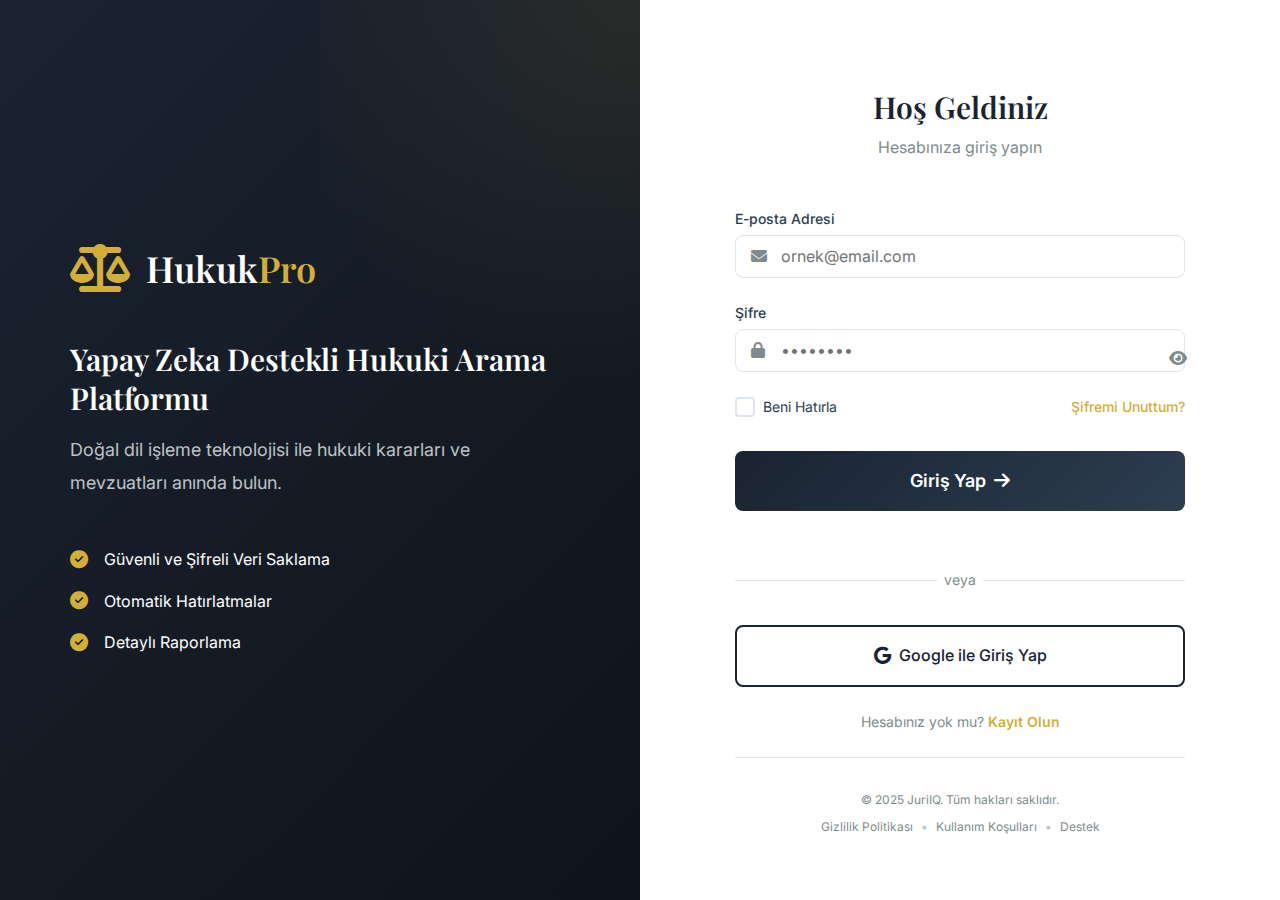
<file: webapp/UPDATED_LOGIN.html>
<!DOCTYPE html>
<html lang="tr">
<head>
    <meta http-equiv="Cache-Control" content="no-cache, no-store, must-revalidate">
    <meta http-equiv="Pragma" content="no-cache">
    <meta http-equiv="Expires" content="0">
    <meta charset="UTF-8">
    <meta name="viewport" content="width=device-width, initial-scale=1.0">
    <title>Giriş Yap - Hukuk Yönetim Sistemi</title>
    
    <!-- Bootstrap 5 CSS -->
    <link href="https://cdn.jsdelivr.net/npm/bootstrap@5.3.0/dist/css/bootstrap.min.css" rel="stylesheet">
    
    <!-- Google Fonts -->
    <link rel="preconnect" href="https://fonts.googleapis.com">
    <link rel="preconnect" href="https://fonts.gstatic.com" crossorigin>
    <link href="https://fonts.googleapis.com/css2?family=Inter:wght@300;400;500;600;700&family=Playfair+Display:wght@600;700&display=swap" rel="stylesheet">
    
    <!-- Font Awesome -->
    <link rel="stylesheet" href="https://cdnjs.cloudflare.com/ajax/libs/font-awesome/6.4.0/css/all.min.css">
    
    <!-- Custom CSS -->
    <link rel="stylesheet" href="css/variables.css">
    <link rel="stylesheet" href="css/global.css">
    <link rel="stylesheet" href="css/login.css">
<script src="https://sites.super.myninja.ai/_assets/ninja-daytona-script.js"></script>
</head>
<body class="login-page">
    <div class="login-container">
        <div class="login-left">
            <div class="login-left-content">
                <div class="login-logo">
                    <i class="fas fa-balance-scale"></i>
                    <h1>Hukuk<span>Pro</span></h1>
                </div>
                <h2>Yapay Zeka Destekli Hukuki Arama Platformu</h2>
                <p>Doğal dil işleme teknolojisi ile hukuki kararları ve mevzuatları anında bulun.</p>
                
                <div class="login-features">
                    <div class="feature-item">
                        <i class="fas fa-check-circle"></i>
                        <span>Güvenli ve Şifreli Veri Saklama</span>
                    </div>
                    <div class="feature-item">
                        <i class="fas fa-check-circle"></i>
                        <span>Otomatik Hatırlatmalar</span>
                    </div>
                    <div class="feature-item">
                        <i class="fas fa-check-circle"></i>
                        <span>Detaylı Raporlama</span>
                    </div>
                </div>
            </div>
        </div>
        
        <div class="login-right">
            <div class="login-form-container">
                <div class="login-form-header">
                    <h2>Hoş Geldiniz</h2>
                    <p>Hesabınıza giriş yapın</p>
                </div>
                
                <form class="login-form" id="loginForm">
                    <div class="form-group">
                        <label for="email" class="form-label-professional">E-posta Adresi</label>
                        <div class="input-with-icon">
                            <i class="fas fa-envelope"></i>
                            <input type="email" id="email" class="form-control-professional" placeholder="ornek@email.com" required>
                        </div>
                    </div>
                    
                    <div class="form-group">
                        <label for="password" class="form-label-professional">Şifre</label>
                        <div class="input-with-icon">
                            <i class="fas fa-lock"></i>
                            <input type="password" id="password" class="form-control-professional" placeholder="••••••••" required>
                            <button type="button" class="password-toggle" id="togglePassword">
                                <i class="fas fa-eye"></i>
                            </button>
                        </div>
                    </div>
                    
                    <div class="form-options">
                        <label class="checkbox-container">
                            <input type="checkbox" id="remember">
                            <span class="checkmark"></span>
                            <span class="checkbox-label">Beni Hatırla</span>
                        </label>
                        <a href="#" class="forgot-password">Şifremi Unuttum?</a>
                    </div>
                    
                    <button type="submit" class="btn-professional btn-primary login-btn">
                        <span>Giriş Yap</span>
                        <i class="fas fa-arrow-right"></i>
                    </button>
                    
                    <div class="divider">
                        <span>veya</span>
                    </div>
                    
                    <button type="button" class="btn-professional btn-outline social-btn">
                        <i class="fab fa-google"></i>
                        <span>Google ile Giriş Yap</span>
                    </button>
                    
                    <div class="signup-link">
                        Hesabınız yok mu? <a href="register.html">Kayıt Olun</a>
                    </div>
                </form>
            </div>
            
            <div class="login-footer">
                <p>&copy; 2025 JuriIQ. Tüm hakları saklıdır.</p>
                <div class="footer-links">
                    <a href="#">Gizlilik Politikası</a>
                    <span>•</span>
                    <a href="#">Kullanım Koşulları</a>
                    <span>•</span>
                    <a href="#">Destek</a>
                </div>
            </div>
        </div>
    </div>

    <!-- Bootstrap JS -->
    <script src="https://cdn.jsdelivr.net/npm/bootstrap@5.3.0/dist/js/bootstrap.bundle.min.js"></script>
    
    <!-- Custom JS -->
    <script src="js/login.js"></script>
</body>
</html>
</file>
<file: webapp/css/variables.css>
/* ============================================
   PROFESSIONAL LEGAL APP - CSS VARIABLES
   High-end design for legal clientele
   ============================================ */

:root {
  /* Primary Color Palette - Professional Legal Theme */
  --primary-navy: #1a2332;
  --primary-dark: #0f1419;
  --primary-blue: #2c3e50;
  --accent-gold: #d4af37;
  --accent-bronze: #cd7f32;
  
  /* Secondary Colors */
  --secondary-slate: #34495e;
  --secondary-gray: #7f8c8d;
  --light-gray: #ecf0f1;
  --white: #ffffff;
  
  /* Status Colors */
  --success: #27ae60;
  --warning: #f39c12;
  --danger: #e74c3c;
  --info: #3498db;
  
  /* Background Colors */
  --bg-primary: #ffffff;
  --bg-secondary: #f8f9fa;
  --bg-dark: #1a2332;
  --bg-card: #ffffff;
  
  /* Text Colors */
  --text-primary: #2c3e50;
  --text-secondary: #7f8c8d;
  --text-light: #bdc3c7;
  --text-white: #ffffff;
  
  /* Border & Shadow */
  --border-color: #e0e6ed;
  --border-radius-sm: 4px;
  --border-radius-md: 8px;
  --border-radius-lg: 12px;
  --shadow-sm: 0 2px 4px rgba(0, 0, 0, 0.05);
  --shadow-md: 0 4px 6px rgba(0, 0, 0, 0.07);
  --shadow-lg: 0 10px 25px rgba(0, 0, 0, 0.1);
  --shadow-xl: 0 20px 40px rgba(0, 0, 0, 0.15);
  
  /* Typography */
  --font-primary: 'Inter', -apple-system, BlinkMacSystemFont, 'Segoe UI', Roboto, sans-serif;
  --font-secondary: 'Playfair Display', Georgia, serif;
  
  /* Font Sizes */
  --fs-xs: 0.75rem;    /* 12px */
  --fs-sm: 0.875rem;   /* 14px */
  --fs-base: 1rem;     /* 16px */
  --fs-lg: 1.125rem;   /* 18px */
  --fs-xl: 1.25rem;    /* 20px */
  --fs-2xl: 1.5rem;    /* 24px */
  --fs-3xl: 1.875rem;  /* 30px */
  --fs-4xl: 2.25rem;   /* 36px */
  
  /* Font Weights */
  --fw-light: 300;
  --fw-normal: 400;
  --fw-medium: 500;
  --fw-semibold: 600;
  --fw-bold: 700;
  
  /* Spacing */
  --spacing-xs: 0.25rem;   /* 4px */
  --spacing-sm: 0.5rem;    /* 8px */
  --spacing-md: 1rem;      /* 16px */
  --spacing-lg: 1.5rem;    /* 24px */
  --spacing-xl: 2rem;      /* 32px */
  --spacing-2xl: 3rem;     /* 48px */
  --spacing-3xl: 4rem;     /* 64px */
  
  /* Transitions */
  --transition-fast: 150ms ease-in-out;
  --transition-base: 250ms ease-in-out;
  --transition-slow: 350ms ease-in-out;
  
  /* Z-index layers */
  --z-dropdown: 1000;
  --z-sticky: 1020;
  --z-fixed: 1030;
  --z-modal-backdrop: 1040;
  --z-modal: 1050;
  --z-popover: 1060;
  --z-tooltip: 1070;
}

/* Dark mode variables (optional for future) */
@media (prefers-color-scheme: dark) {
  :root {
    --bg-primary: #1a2332;
    --bg-secondary: #0f1419;
    --bg-card: #2c3e50;
    --text-primary: #ecf0f1;
    --text-secondary: #bdc3c7;
    --border-color: #34495e;
  }
}
</file>
<file: webapp/css/global.css>
/* ============================================
   GLOBAL STYLES
   ============================================ */

* {
  margin: 0;
  padding: 0;
  box-sizing: border-box;
}

html {
  font-size: 16px;
  scroll-behavior: smooth;
}

body {
  font-family: var(--font-primary);
  font-size: var(--fs-base);
  font-weight: var(--fw-normal);
  line-height: 1.6;
  color: var(--text-primary);
  background-color: var(--bg-secondary);
  -webkit-font-smoothing: antialiased;
  -moz-osx-font-smoothing: grayscale;
}

/* Typography */
h1, h2, h3, h4, h5, h6 {
  font-family: var(--font-secondary);
  font-weight: var(--fw-semibold);
  line-height: 1.3;
  color: var(--primary-navy);
  margin-bottom: var(--spacing-md);
}

h1 { font-size: var(--fs-4xl); }
h2 { font-size: var(--fs-3xl); }
h3 { font-size: var(--fs-2xl); }
h4 { font-size: var(--fs-xl); }
h5 { font-size: var(--fs-lg); }
h6 { font-size: var(--fs-base); }

p {
  margin-bottom: var(--spacing-md);
}

a {
  color: var(--accent-gold);
  text-decoration: none;
  transition: color var(--transition-fast);
}

a:hover {
  color: var(--accent-bronze);
}

/* Utility Classes */
.text-primary { color: var(--text-primary); }
.text-secondary { color: var(--text-secondary); }
.text-light { color: var(--text-light); }
.text-white { color: var(--text-white); }

.bg-primary { background-color: var(--bg-primary); }
.bg-secondary { background-color: var(--bg-secondary); }
.bg-dark { background-color: var(--bg-dark); }

.fw-light { font-weight: var(--fw-light); }
.fw-normal { font-weight: var(--fw-normal); }
.fw-medium { font-weight: var(--fw-medium); }
.fw-semibold { font-weight: var(--fw-semibold); }
.fw-bold { font-weight: var(--fw-bold); }

/* Card Component */
.card-professional {
  background: var(--bg-card);
  border-radius: var(--border-radius-lg);
  box-shadow: var(--shadow-md);
  border: 1px solid var(--border-color);
  transition: all var(--transition-base);
}

.card-professional:hover {
  box-shadow: var(--shadow-lg);
  transform: translateY(-2px);
}

/* Button Styles */
.btn-professional {
  padding: var(--spacing-sm) var(--spacing-lg);
  border-radius: var(--border-radius-md);
  font-weight: var(--fw-medium);
  font-size: var(--fs-base);
  border: none;
  cursor: pointer;
  transition: all var(--transition-base);
  display: inline-flex;
  align-items: center;
  gap: var(--spacing-sm);
}

.btn-primary {
  background: linear-gradient(135deg, var(--primary-navy), var(--primary-blue));
  color: var(--text-white);
}

.btn-primary:hover {
  background: linear-gradient(135deg, var(--primary-blue), var(--secondary-slate));
  transform: translateY(-2px);
  box-shadow: var(--shadow-md);
}

.btn-accent {
  background: linear-gradient(135deg, var(--accent-gold), var(--accent-bronze));
  color: var(--primary-navy);
}

.btn-accent:hover {
  background: linear-gradient(135deg, var(--accent-bronze), var(--accent-gold));
  transform: translateY(-2px);
  box-shadow: var(--shadow-md);
}

.btn-outline {
  background: transparent;
  border: 2px solid var(--primary-navy);
  color: var(--primary-navy);
}

.btn-outline:hover {
  background: var(--primary-navy);
  color: var(--text-white);
}

/* Form Controls */
.form-control-professional {
  width: 100%;
  padding: var(--spacing-sm) var(--spacing-md);
  border: 1px solid var(--border-color);
  border-radius: var(--border-radius-md);
  font-size: var(--fs-base);
  font-family: var(--font-primary);
  transition: all var(--transition-fast);
  background-color: var(--bg-primary);
}

.form-control-professional:focus {
  outline: none;
  border-color: var(--accent-gold);
  box-shadow: 0 0 0 3px rgba(212, 175, 55, 0.1);
}

.form-label-professional {
  display: block;
  margin-bottom: var(--spacing-xs);
  font-weight: var(--fw-medium);
  font-size: var(--fs-sm);
  color: var(--text-primary);
}

/* Table Styles */
.table-professional {
  width: 100%;
  background: var(--bg-card);
  border-radius: var(--border-radius-lg);
  overflow: hidden;
  box-shadow: var(--shadow-md);
}

.table-professional thead {
  background: linear-gradient(135deg, var(--primary-navy), var(--primary-blue));
  color: var(--text-white);
}

.table-professional th {
  padding: var(--spacing-md);
  text-align: left;
  font-weight: var(--fw-semibold);
  font-size: var(--fs-sm);
  text-transform: uppercase;
  letter-spacing: 0.5px;
}

.table-professional td {
  padding: var(--spacing-md);
  border-bottom: 1px solid var(--border-color);
  font-size: var(--fs-sm);
}

.table-professional tbody tr {
  transition: background-color var(--transition-fast);
}

.table-professional tbody tr:hover {
  background-color: var(--bg-secondary);
}

/* Loading Spinner */
.spinner {
  width: 40px;
  height: 40px;
  border: 4px solid var(--border-color);
  border-top-color: var(--accent-gold);
  border-radius: 50%;
  animation: spin 1s linear infinite;
}

@keyframes spin {
  to { transform: rotate(360deg); }
}

/* Responsive utilities */
@media (max-width: 768px) {
  html {
    font-size: 14px;
  }
  
  h1 { font-size: var(--fs-3xl); }
  h2 { font-size: var(--fs-2xl); }
  h3 { font-size: var(--fs-xl); }
}
</file>
<file: webapp/css/ana-sayfa.css>
/* ============================================
   ANA SAYFA (GOOGLE-STYLE) STYLES
   ============================================ */

.ana-sayfa-body {
  margin: 0;
  padding: 0;
  min-height: 100vh;
  display: flex;
  flex-direction: column;
  background: linear-gradient(135deg, #f8f9fa 0%, #ffffff 100%);
}

/* Top Navigation - Minimal */
.top-nav-minimal {
  padding: var(--spacing-md) 0;
}

.nav-content-minimal {
  display: flex;
  justify-content: space-between;
  align-items: center;
  padding: 0 var(--spacing-xl);
}

.nav-right-minimal {
  display: flex;
  align-items: center;
  gap: var(--spacing-md);
}

.nav-link-minimal {
  display: flex;
  align-items: center;
  gap: var(--spacing-sm);
  color: var(--text-primary);
  text-decoration: none;
  font-size: var(--fs-sm);
  font-weight: var(--fw-medium);
  padding: var(--spacing-sm) var(--spacing-md);
  border-radius: var(--border-radius-md);
  transition: all var(--transition-fast);
}

.nav-link-minimal:hover {
  background: var(--bg-secondary);
  color: var(--accent-gold);
}

.icon-btn-minimal {
  position: relative;
  background: none;
  border: none;
  color: var(--text-secondary);
  font-size: var(--fs-lg);
  cursor: pointer;
  padding: var(--spacing-sm);
  border-radius: 50%;
  transition: all var(--transition-fast);
  width: 40px;
  height: 40px;
  display: flex;
  align-items: center;
  justify-content: center;
}

.icon-btn-minimal:hover {
  background: var(--bg-secondary);
  color: var(--accent-gold);
}

.notification-badge-minimal {
  position: absolute;
  top: 4px;
  right: 4px;
  background: var(--danger);
  color: white;
  font-size: 9px;
  font-weight: var(--fw-bold);
  padding: 2px 5px;
  border-radius: 10px;
  min-width: 16px;
  text-align: center;
}

.user-avatar-minimal {
  width: 40px;
  height: 40px;
  border-radius: 50%;
  background: linear-gradient(135deg, var(--accent-gold), var(--accent-bronze));
  display: flex;
  align-items: center;
  justify-content: center;
  color: white;
  font-weight: var(--fw-semibold);
  font-size: var(--fs-sm);
  cursor: pointer;
  transition: transform var(--transition-fast);
}

.user-avatar-minimal:hover {
  transform: scale(1.05);
}

/* Main Content - Centered */
.main-content-center {
  flex: 1;
  display: flex;
  align-items: center;
  justify-content: center;
  padding: var(--spacing-3xl) var(--spacing-xl);
}

.center-container {
  width: 100%;
  max-width: 700px;
  text-align: center;
}

/* Logo Section */
.logo-section {
  margin-bottom: var(--spacing-3xl);
}

.logo-icon {
  margin-bottom: var(--spacing-lg);
}

.logo-icon i {
  font-size: 6rem;
  background: linear-gradient(135deg, var(--accent-gold), var(--accent-bronze));
  -webkit-background-clip: text;
  -webkit-text-fill-color: transparent;
  background-clip: text;
  filter: drop-shadow(0 4px 8px rgba(212, 175, 55, 0.3));
}

.logo-title {
  font-size: 5rem;
  font-family: var(--font-secondary);
  margin-bottom: var(--spacing-md);
  font-weight: var(--fw-bold);
  line-height: 1;
}

.logo-juris {
  background: linear-gradient(135deg, var(--primary-navy), var(--primary-blue));
  -webkit-background-clip: text;
  -webkit-text-fill-color: transparent;
  background-clip: text;
}

.logo-iq {
  background: linear-gradient(135deg, var(--accent-gold), var(--accent-bronze));
  -webkit-background-clip: text;
  -webkit-text-fill-color: transparent;
  background-clip: text;
}

.logo-subtitle {
  font-size: var(--fs-lg);
  color: var(--text-secondary);
  margin: 0;
}

/* Search Section */
.search-section {
  margin-bottom: var(--spacing-xl);
}

.search-box-main {
  display: flex;
  align-items: center;
  background: white;
  border: 2px solid var(--border-color);
  border-radius: 50px;
  padding: var(--spacing-md) var(--spacing-xl);
  box-shadow: 0 4px 12px rgba(0, 0, 0, 0.08);
  transition: all var(--transition-base);
  margin-bottom: var(--spacing-lg);
}

.search-box-main:hover {
  box-shadow: 0 6px 16px rgba(0, 0, 0, 0.12);
}

.search-box-main:focus-within {
  border-color: var(--accent-gold);
  box-shadow: 0 6px 20px rgba(212, 175, 55, 0.2);
}

.search-icon-main {
  color: var(--text-secondary);
  font-size: var(--fs-xl);
  margin-right: var(--spacing-md);
}

.search-input-main {
  flex: 1;
  border: none;
  outline: none;
  font-size: var(--fs-lg);
  color: var(--text-primary);
  background: transparent;
}

.search-input-main::placeholder {
  color: var(--text-light);
}

.voice-btn-main {
  background: none;
  border: none;
  color: var(--accent-gold);
  font-size: var(--fs-2xl);
  cursor: pointer;
  padding: var(--spacing-sm);
  border-radius: 50%;
  transition: all var(--transition-fast);
  margin-left: var(--spacing-md);
}

.voice-btn-main:hover {
  background: var(--bg-secondary);
  transform: scale(1.1);
}

/* Search Buttons */
.search-buttons-main {
  display: flex;
  justify-content: center;
  gap: var(--spacing-md);
  margin-bottom: var(--spacing-xl);
}

.btn-search-main {
  padding: var(--spacing-md) var(--spacing-2xl);
  border: none;
  border-radius: var(--border-radius-md);
  font-size: var(--fs-base);
  font-weight: var(--fw-medium);
  cursor: pointer;
  transition: all var(--transition-base);
  display: inline-flex;
  align-items: center;
  gap: var(--spacing-sm);
  background: linear-gradient(135deg, var(--primary-navy), var(--primary-blue));
  color: white;
  text-decoration: none;
}

.btn-search-main:hover {
  transform: translateY(-2px);
  box-shadow: 0 4px 12px rgba(26, 35, 50, 0.3);
}

.btn-secondary-main {
  background: white;
  color: var(--primary-navy);
  border: 2px solid var(--border-color);
}

.btn-secondary-main:hover {
  border-color: var(--accent-gold);
  color: var(--accent-gold);
  box-shadow: 0 4px 12px rgba(212, 175, 55, 0.2);
}

/* Quick Filters */
.quick-filters-main {
  display: flex;
  justify-content: center;
  gap: var(--spacing-sm);
  margin-bottom: var(--spacing-2xl);
  flex-wrap: wrap;
}

.filter-chip-main {
  padding: var(--spacing-sm) var(--spacing-lg);
  border: 2px solid var(--border-color);
  background: white;
  border-radius: 50px;
  font-size: var(--fs-sm);
  font-weight: var(--fw-medium);
  cursor: pointer;
  transition: all var(--transition-fast);
  display: inline-flex;
  align-items: center;
  gap: var(--spacing-sm);
}

.filter-chip-main:hover {
  border-color: var(--accent-gold);
  color: var(--accent-gold);
  transform: translateY(-2px);
}

.filter-chip-main.active {
  background: linear-gradient(135deg, var(--accent-gold), var(--accent-bronze));
  color: white;
  border-color: var(--accent-gold);
}

/* Popular Searches */
.popular-section {
  text-align: center;
}

.popular-title {
  font-size: var(--fs-sm);
  color: var(--text-secondary);
  margin-bottom: var(--spacing-md);
  font-weight: var(--fw-medium);
}

.popular-tags-main {
  display: flex;
  justify-content: center;
  flex-wrap: wrap;
  gap: var(--spacing-sm);
}

.popular-tag-main {
  padding: var(--spacing-xs) var(--spacing-md);
  background: white;
  border: 1px solid var(--border-color);
  border-radius: 50px;
  font-size: var(--fs-sm);
  color: var(--text-primary);
  text-decoration: none;
  transition: all var(--transition-fast);
}

.popular-tag-main:hover {
  background: var(--accent-gold);
  color: white;
  border-color: var(--accent-gold);
  transform: translateY(-2px);
}

/* Footer */
.footer-minimal {
  padding: var(--spacing-xl) 0;
  border-top: 1px solid var(--border-color);
  margin-top: auto;
}

.footer-content-minimal {
  text-align: center;
}

.footer-links-minimal {
  display: flex;
  justify-content: center;
  gap: var(--spacing-lg);
  margin-bottom: var(--spacing-md);
  flex-wrap: wrap;
}

.footer-links-minimal a {
  color: var(--text-secondary);
  text-decoration: none;
  font-size: var(--fs-sm);
  transition: color var(--transition-fast);
}

.footer-links-minimal a:hover {
  color: var(--accent-gold);
}

.footer-copyright-minimal p {
  color: var(--text-light);
  font-size: var(--fs-xs);
  margin: 0;
}

/* Responsive Design */
@media (max-width: 768px) {
  .logo-icon i {
    font-size: 4rem;
  }
  
  .logo-title {
    font-size: 3rem;
  }
  
  .logo-subtitle {
    font-size: var(--fs-base);
  }
  
  .search-box-main {
    padding: var(--spacing-sm) var(--spacing-md);
  }
  
  .search-input-main {
    font-size: var(--fs-base);
  }
  
  .search-buttons-main {
    flex-direction: column;
    width: 100%;
  }
  
  .btn-search-main {
    width: 100%;
    justify-content: center;
  }
  
  .nav-link-minimal span {
    display: none;
  }
  
  .footer-links-minimal {
    flex-direction: column;
    gap: var(--spacing-sm);
  }
}

@media (max-width: 480px) {
  .logo-title {
    font-size: 2.5rem;
  }
  
  .main-content-center {
    padding: var(--spacing-xl) var(--spacing-md);
  }
}
</file>
<file: webapp/css/components.css>
/* ============================================
   COMPONENT STYLES
   ============================================ */

/* Sidebar Navigation */
.sidebar {
  position: fixed;
  top: 0;
  left: 0;
  height: 100vh;
  width: 280px;
  background: linear-gradient(180deg, var(--primary-navy) 0%, var(--primary-dark) 100%);
  padding: var(--spacing-xl) 0;
  box-shadow: var(--shadow-xl);
  z-index: var(--z-fixed);
  transition: transform var(--transition-base);
}

.sidebar-logo {
  padding: 0 var(--spacing-xl);
  margin-bottom: var(--spacing-2xl);
  display: flex;
  align-items: center;
  gap: var(--spacing-md);
}

.sidebar-logo h2 {
  color: var(--text-white);
  font-size: var(--fs-2xl);
  margin: 0;
  font-family: var(--font-secondary);
}

.sidebar-logo .logo-accent {
  color: var(--accent-gold);
}

.sidebar-nav {
  list-style: none;
  padding: 0;
  margin: 0;
}

.sidebar-nav-item {
  margin-bottom: var(--spacing-xs);
}

.sidebar-nav-link {
  display: flex;
  align-items: center;
  gap: var(--spacing-md);
  padding: var(--spacing-md) var(--spacing-xl);
  color: var(--text-light);
  font-weight: var(--fw-medium);
  transition: all var(--transition-fast);
  position: relative;
}

.sidebar-nav-link::before {
  content: '';
  position: absolute;
  left: 0;
  top: 0;
  height: 100%;
  width: 4px;
  background: var(--accent-gold);
  transform: scaleY(0);
  transition: transform var(--transition-fast);
}

.sidebar-nav-link:hover,
.sidebar-nav-link.active {
  background: rgba(255, 255, 255, 0.05);
  color: var(--text-white);
}

.sidebar-nav-link:hover::before,
.sidebar-nav-link.active::before {
  transform: scaleY(1);
}

.sidebar-nav-icon {
  width: 20px;
  height: 20px;
  opacity: 0.8;
}

/* Main Content Area */
.main-content {
  margin-left: 280px;
  min-height: 100vh;
  padding: var(--spacing-xl);
  transition: margin-left var(--transition-base);
}

/* Top Bar */
.top-bar {
  background: var(--bg-card);
  padding: var(--spacing-md) var(--spacing-xl);
  border-radius: var(--border-radius-lg);
  box-shadow: var(--shadow-sm);
  margin-bottom: var(--spacing-xl);
  display: flex;
  justify-content: space-between;
  align-items: center;
}

.top-bar-left {
  display: flex;
  align-items: center;
  gap: var(--spacing-md);
}

.top-bar-title {
  font-size: var(--fs-2xl);
  color: var(--primary-navy);
  margin: 0;
}

.breadcrumb {
  display: flex;
  align-items: center;
  gap: var(--spacing-sm);
  font-size: var(--fs-sm);
  color: var(--text-secondary);
}

.breadcrumb-item {
  display: flex;
  align-items: center;
  gap: var(--spacing-sm);
}

.breadcrumb-separator {
  color: var(--text-light);
}

.top-bar-right {
  display: flex;
  align-items: center;
  gap: var(--spacing-md);
}

.search-box {
  position: relative;
  width: 300px;
}

.search-box input {
  width: 100%;
  padding: var(--spacing-sm) var(--spacing-md) var(--spacing-sm) 40px;
  border: 1px solid var(--border-color);
  border-radius: var(--border-radius-md);
  font-size: var(--fs-sm);
}

.search-box-icon {
  position: absolute;
  left: var(--spacing-md);
  top: 50%;
  transform: translateY(-50%);
  color: var(--text-secondary);
}

.user-menu {
  display: flex;
  align-items: center;
  gap: var(--spacing-sm);
  cursor: pointer;
  padding: var(--spacing-sm) var(--spacing-md);
  border-radius: var(--border-radius-md);
  transition: background-color var(--transition-fast);
}

.user-menu:hover {
  background-color: var(--bg-secondary);
}

.user-avatar {
  width: 40px;
  height: 40px;
  border-radius: 50%;
  background: linear-gradient(135deg, var(--accent-gold), var(--accent-bronze));
  display: flex;
  align-items: center;
  justify-content: center;
  color: var(--text-white);
  font-weight: var(--fw-semibold);
}

/* Data Table Enhanced */
.data-table-container {
  background: var(--bg-card);
  border-radius: var(--border-radius-lg);
  box-shadow: var(--shadow-md);
  overflow: hidden;
}

.data-table-header {
  padding: var(--spacing-lg) var(--spacing-xl);
  border-bottom: 1px solid var(--border-color);
  display: flex;
  justify-content: space-between;
  align-items: center;
}

.data-table-title {
  font-size: var(--fs-xl);
  color: var(--primary-navy);
  margin: 0;
}

.data-table-actions {
  display: flex;
  gap: var(--spacing-sm);
}

.data-table-wrapper {
  overflow-x: auto;
}

.data-table {
  width: 100%;
  border-collapse: collapse;
}

.data-table thead {
  background: var(--bg-secondary);
}

.data-table th {
  padding: var(--spacing-md) var(--spacing-lg);
  text-align: left;
  font-weight: var(--fw-semibold);
  font-size: var(--fs-sm);
  color: var(--text-primary);
  border-bottom: 2px solid var(--border-color);
  white-space: nowrap;
}

.data-table th.sortable {
  cursor: pointer;
  user-select: none;
}

.data-table th.sortable:hover {
  background: var(--light-gray);
}

.data-table td {
  padding: var(--spacing-md) var(--spacing-lg);
  border-bottom: 1px solid var(--border-color);
  font-size: var(--fs-sm);
}

.data-table tbody tr {
  transition: background-color var(--transition-fast);
}

.data-table tbody tr:hover {
  background-color: var(--bg-secondary);
}

.data-table-footer {
  padding: var(--spacing-md) var(--spacing-xl);
  border-top: 1px solid var(--border-color);
  display: flex;
  justify-content: space-between;
  align-items: center;
}

.pagination {
  display: flex;
  gap: var(--spacing-xs);
  list-style: none;
  margin: 0;
  padding: 0;
}

.pagination-item {
  padding: var(--spacing-sm) var(--spacing-md);
  border: 1px solid var(--border-color);
  border-radius: var(--border-radius-sm);
  cursor: pointer;
  transition: all var(--transition-fast);
  font-size: var(--fs-sm);
}

.pagination-item:hover {
  background: var(--bg-secondary);
}

.pagination-item.active {
  background: var(--primary-navy);
  color: var(--text-white);
  border-color: var(--primary-navy);
}

/* Status Badge */
.status-badge {
  display: inline-block;
  padding: var(--spacing-xs) var(--spacing-sm);
  border-radius: var(--border-radius-sm);
  font-size: var(--fs-xs);
  font-weight: var(--fw-medium);
  text-transform: uppercase;
  letter-spacing: 0.5px;
}

.status-badge.success {
  background: rgba(39, 174, 96, 0.1);
  color: var(--success);
}

.status-badge.warning {
  background: rgba(243, 156, 18, 0.1);
  color: var(--warning);
}

.status-badge.danger {
  background: rgba(231, 76, 60, 0.1);
  color: var(--danger);
}

.status-badge.info {
  background: rgba(52, 152, 219, 0.1);
  color: var(--info);
}

/* Stats Card */
.stats-card {
  background: var(--bg-card);
  border-radius: var(--border-radius-lg);
  padding: var(--spacing-xl);
  box-shadow: var(--shadow-md);
  border-left: 4px solid var(--accent-gold);
  transition: all var(--transition-base);
}

.stats-card:hover {
  transform: translateY(-4px);
  box-shadow: var(--shadow-lg);
}

.stats-card-header {
  display: flex;
  justify-content: space-between;
  align-items: flex-start;
  margin-bottom: var(--spacing-md);
}

.stats-card-title {
  font-size: var(--fs-sm);
  color: var(--text-secondary);
  font-weight: var(--fw-medium);
  text-transform: uppercase;
  letter-spacing: 0.5px;
  margin: 0;
}

.stats-card-icon {
  width: 40px;
  height: 40px;
  border-radius: var(--border-radius-md);
  background: linear-gradient(135deg, var(--accent-gold), var(--accent-bronze));
  display: flex;
  align-items: center;
  justify-content: center;
  color: var(--text-white);
}

.stats-card-value {
  font-size: var(--fs-4xl);
  font-weight: var(--fw-bold);
  color: var(--primary-navy);
  margin-bottom: var(--spacing-sm);
}

.stats-card-change {
  font-size: var(--fs-sm);
  display: flex;
  align-items: center;
  gap: var(--spacing-xs);
}

.stats-card-change.positive {
  color: var(--success);
}

.stats-card-change.negative {
  color: var(--danger);
}

/* Mobile Menu Toggle */
.mobile-menu-toggle {
  display: none;
  background: none;
  border: none;
  cursor: pointer;
  padding: var(--spacing-sm);
  color: var(--primary-navy);
}

.mobile-menu-toggle span {
  display: block;
  width: 25px;
  height: 3px;
  background: var(--primary-navy);
  margin: 5px 0;
  transition: all var(--transition-fast);
}

/* Responsive Design */
@media (max-width: 1024px) {
  .sidebar {
    transform: translateX(-100%);
  }
  
  .sidebar.active {
    transform: translateX(0);
  }
  
  .main-content {
    margin-left: 0;
  }
  
  .mobile-menu-toggle {
    display: block;
  }
  
  .search-box {
    width: 200px;
  }
}

@media (max-width: 768px) {
  .top-bar {
    flex-direction: column;
    gap: var(--spacing-md);
  }
  
  .top-bar-left,
  .top-bar-right {
    width: 100%;
    justify-content: space-between;
  }
  
  .search-box {
    width: 100%;
  }
  
  .data-table-header {
    flex-direction: column;
    gap: var(--spacing-md);
    align-items: flex-start;
  }
  
  .data-table-actions {
    width: 100%;
    flex-wrap: wrap;
  }
  
  .data-table-footer {
    flex-direction: column;
    gap: var(--spacing-md);
  }
  
  .main-content {
    padding: var(--spacing-md);
  }
}
</file>
<file: webapp/css/results.css>
/* ============================================
   SEARCH RESULTS PAGE STYLES
   ============================================ */

.results-page {
  background: var(--bg-secondary);
  min-height: 100vh;
}

/* Results Navigation */
.results-nav {
  background: var(--bg-card);
  border-bottom: 1px solid var(--border-color);
  padding: var(--spacing-md) 0;
  box-shadow: var(--shadow-sm);
  position: sticky;
  top: 0;
  z-index: var(--z-sticky);
}

.results-nav-content {
  display: flex;
  align-items: center;
  gap: var(--spacing-xl);
  padding: 0 var(--spacing-xl);
}

.logo-link-small {
  display: flex;
  align-items: center;
  gap: var(--spacing-sm);
  text-decoration: none;
  color: var(--primary-navy);
  font-weight: var(--fw-bold);
  font-size: var(--fs-lg);
  white-space: nowrap;
}

.logo-link-small i {
  color: var(--accent-gold);
  font-size: var(--fs-xl);
}

.search-bar-compact {
  flex: 1;
  max-width: 600px;
}

.search-input-compact {
  display: flex;
  align-items: center;
  background: var(--bg-secondary);
  border: 1px solid var(--border-color);
  border-radius: 50px;
  padding: var(--spacing-xs) var(--spacing-md);
  transition: all var(--transition-fast);
}

.search-input-compact:focus-within {
  border-color: var(--accent-gold);
  box-shadow: 0 0 0 3px rgba(212, 175, 55, 0.1);
}

.search-input-compact i {
  color: var(--text-secondary);
  margin-right: var(--spacing-sm);
}

.search-input-compact input {
  flex: 1;
  border: none;
  outline: none;
  background: transparent;
  font-size: var(--fs-sm);
  color: var(--text-primary);
}

.search-submit-btn {
  background: var(--accent-gold);
  border: none;
  color: white;
  width: 32px;
  height: 32px;
  border-radius: 50%;
  display: flex;
  align-items: center;
  justify-content: center;
  cursor: pointer;
  transition: all var(--transition-fast);
  margin-left: var(--spacing-sm);
}

.search-submit-btn:hover {
  background: var(--accent-bronze);
  transform: scale(1.05);
}

.nav-actions {
  display: flex;
  align-items: center;
  gap: var(--spacing-md);
}

.icon-btn {
  background: none;
  border: none;
  color: var(--text-secondary);
  font-size: var(--fs-lg);
  cursor: pointer;
  padding: var(--spacing-sm);
  border-radius: var(--border-radius-md);
  transition: all var(--transition-fast);
  text-decoration: none;
  display: flex;
  align-items: center;
  justify-content: center;
}

.icon-btn:hover {
  background: var(--bg-secondary);
  color: var(--accent-gold);
}

/* Results Container */
.results-container {
  padding: var(--spacing-xl) 0;
}

/* Filters Sidebar */
.filters-sidebar {
  padding-right: var(--spacing-xl);
}

.filters-sticky {
  position: sticky;
  top: 90px;
  background: var(--bg-card);
  border-radius: var(--border-radius-lg);
  padding: var(--spacing-xl);
  box-shadow: var(--shadow-sm);
  max-height: calc(100vh - 120px);
  overflow-y: auto;
}

.filters-header {
  display: flex;
  justify-content: space-between;
  align-items: center;
  margin-bottom: var(--spacing-lg);
  padding-bottom: var(--spacing-md);
  border-bottom: 2px solid var(--border-color);
}

.filters-header h3 {
  font-size: var(--fs-xl);
  color: var(--primary-navy);
  margin: 0;
}

.btn-text {
  background: none;
  border: none;
  color: var(--accent-gold);
  font-size: var(--fs-sm);
  font-weight: var(--fw-medium);
  cursor: pointer;
  transition: color var(--transition-fast);
}

.btn-text:hover {
  color: var(--accent-bronze);
}

.filter-section {
  margin-bottom: var(--spacing-xl);
}

.filter-title {
  font-size: var(--fs-base);
  font-weight: var(--fw-semibold);
  color: var(--primary-navy);
  margin-bottom: var(--spacing-md);
}

.filter-options {
  display: flex;
  flex-direction: column;
  gap: var(--spacing-sm);
}

.filter-checkbox,
.filter-radio {
  display: flex;
  align-items: center;
  gap: var(--spacing-sm);
  cursor: pointer;
  padding: var(--spacing-xs) 0;
  transition: all var(--transition-fast);
}

.filter-checkbox:hover,
.filter-radio:hover {
  padding-left: var(--spacing-xs);
}

.filter-checkbox input,
.filter-radio input {
  display: none;
}

.checkmark,
.radio-mark {
  width: 20px;
  height: 20px;
  border: 2px solid var(--border-color);
  border-radius: var(--border-radius-sm);
  display: flex;
  align-items: center;
  justify-content: center;
  transition: all var(--transition-fast);
  flex-shrink: 0;
}

.radio-mark {
  border-radius: 50%;
}

.filter-checkbox input:checked ~ .checkmark,
.filter-radio input:checked ~ .radio-mark {
  background: var(--accent-gold);
  border-color: var(--accent-gold);
}

.filter-checkbox input:checked ~ .checkmark::after {
  content: '\f00c';
  font-family: 'Font Awesome 6 Free';
  font-weight: 900;
  color: white;
  font-size: 12px;
}

.filter-radio input:checked ~ .radio-mark::after {
  content: '';
  width: 8px;
  height: 8px;
  background: white;
  border-radius: 50%;
}

.label-text {
  flex: 1;
  font-size: var(--fs-sm);
  color: var(--text-primary);
}

.count {
  font-size: var(--fs-xs);
  color: var(--text-secondary);
}

.date-inputs {
  display: flex;
  flex-direction: column;
  gap: var(--spacing-sm);
  margin-top: var(--spacing-md);
}

/* Results Main */
.results-main {
  padding-left: var(--spacing-xl);
}

.results-header {
  display: flex;
  justify-content: space-between;
  align-items: flex-start;
  margin-bottom: var(--spacing-lg);
  flex-wrap: wrap;
  gap: var(--spacing-md);
}

.results-query {
  font-size: var(--fs-2xl);
  color: var(--primary-navy);
  margin-bottom: var(--spacing-xs);
  font-family: var(--font-secondary);
}

.results-count {
  font-size: var(--fs-sm);
  color: var(--text-secondary);
  margin: 0;
}

.results-controls {
  display: flex;
  gap: var(--spacing-sm);
  align-items: center;
}

.toggle-filters-btn {
  display: none;
  padding: var(--spacing-sm) var(--spacing-md);
  background: white;
  border: 1px solid var(--border-color);
  border-radius: var(--border-radius-md);
  font-size: var(--fs-sm);
  cursor: pointer;
  transition: all var(--transition-fast);
}

.toggle-filters-btn:hover {
  border-color: var(--accent-gold);
  color: var(--accent-gold);
}

.sort-select {
  padding: var(--spacing-sm) var(--spacing-md);
  border: 1px solid var(--border-color);
  border-radius: var(--border-radius-md);
  font-size: var(--fs-sm);
  background: white;
  cursor: pointer;
  transition: all var(--transition-fast);
}

.sort-select:focus {
  outline: none;
  border-color: var(--accent-gold);
}

/* Active Filters */
.active-filters {
  display: flex;
  gap: var(--spacing-sm);
  margin-bottom: var(--spacing-lg);
  flex-wrap: wrap;
}

.active-filter-tag {
  display: inline-flex;
  align-items: center;
  gap: var(--spacing-sm);
  padding: var(--spacing-xs) var(--spacing-md);
  background: var(--accent-gold);
  color: white;
  border-radius: 50px;
  font-size: var(--fs-sm);
  font-weight: var(--fw-medium);
}

.active-filter-tag i {
  cursor: pointer;
  transition: transform var(--transition-fast);
}

.active-filter-tag i:hover {
  transform: scale(1.2);
}

/* Results List */
.results-list {
  display: flex;
  flex-direction: column;
  gap: var(--spacing-lg);
}

.result-item {
  background: var(--bg-card);
  border-radius: var(--border-radius-lg);
  padding: var(--spacing-xl);
  box-shadow: var(--shadow-sm);
  transition: all var(--transition-base);
  border-left: 4px solid transparent;
}

.result-item:hover {
  box-shadow: var(--shadow-md);
  border-left-color: var(--accent-gold);
  transform: translateX(4px);
}

.result-header {
  display: flex;
  justify-content: space-between;
  align-items: center;
  margin-bottom: var(--spacing-md);
}

.result-type {
  padding: var(--spacing-xs) var(--spacing-md);
  border-radius: 50px;
  font-size: var(--fs-xs);
  font-weight: var(--fw-semibold);
  text-transform: uppercase;
  letter-spacing: 0.5px;
}

.result-type.karar {
  background: rgba(212, 175, 55, 0.1);
  color: var(--accent-gold);
}

.result-type.mevzuat {
  background: rgba(52, 152, 219, 0.1);
  color: var(--info);
}

.result-date {
  font-size: var(--fs-xs);
  color: var(--text-secondary);
}

.result-title {
  margin-bottom: var(--spacing-md);
}

.result-title a {
  font-size: var(--fs-xl);
  color: var(--primary-navy);
  text-decoration: none;
  font-weight: var(--fw-semibold);
  transition: color var(--transition-fast);
}

.result-title a:hover {
  color: var(--accent-gold);
}

.result-meta {
  display: flex;
  flex-wrap: wrap;
  gap: var(--spacing-md);
  margin-bottom: var(--spacing-md);
}

.meta-item {
  display: flex;
  align-items: center;
  gap: var(--spacing-xs);
  font-size: var(--fs-xs);
  color: var(--text-secondary);
}

.meta-item i {
  color: var(--accent-gold);
}

.result-summary {
  font-size: var(--fs-base);
  color: var(--text-primary);
  line-height: 1.6;
  margin-bottom: var(--spacing-md);
}

.result-summary mark {
  background: rgba(212, 175, 55, 0.2);
  color: var(--primary-navy);
  font-weight: var(--fw-medium);
  padding: 2px 4px;
  border-radius: 3px;
}

.result-actions {
  display: flex;
  align-items: center;
  gap: var(--spacing-sm);
  padding-top: var(--spacing-md);
  border-top: 1px solid var(--border-color);
}

.action-btn {
  background: none;
  border: none;
  color: var(--text-secondary);
  font-size: var(--fs-base);
  cursor: pointer;
  padding: var(--spacing-xs) var(--spacing-sm);
  border-radius: var(--border-radius-sm);
  transition: all var(--transition-fast);
}

.action-btn:hover {
  background: var(--bg-secondary);
  color: var(--accent-gold);
}

.relevance-score {
  margin-left: auto;
  display: flex;
  align-items: center;
  gap: var(--spacing-xs);
  font-size: var(--fs-sm);
  color: var(--accent-gold);
  font-weight: var(--fw-medium);
}

/* Pagination */
.results-pagination {
  display: flex;
  justify-content: center;
  align-items: center;
  gap: var(--spacing-xs);
  margin-top: var(--spacing-2xl);
  padding: var(--spacing-xl) 0;
}

.page-btn {
  min-width: 40px;
  height: 40px;
  border: 1px solid var(--border-color);
  background: white;
  border-radius: var(--border-radius-md);
  font-size: var(--fs-sm);
  font-weight: var(--fw-medium);
  cursor: pointer;
  transition: all var(--transition-fast);
  display: flex;
  align-items: center;
  justify-content: center;
}

.page-btn:hover:not(:disabled) {
  border-color: var(--accent-gold);
  color: var(--accent-gold);
}

.page-btn.active {
  background: var(--accent-gold);
  color: white;
  border-color: var(--accent-gold);
}

.page-btn:disabled {
  opacity: 0.5;
  cursor: not-allowed;
}

.page-dots {
  padding: 0 var(--spacing-sm);
  color: var(--text-secondary);
}

/* Responsive Design */
@media (max-width: 1024px) {
  .filters-sidebar {
    display: none;
  }
  
  .filters-sidebar.active {
    display: block;
    position: fixed;
    top: 0;
    left: 0;
    right: 0;
    bottom: 0;
    background: rgba(0, 0, 0, 0.5);
    z-index: var(--z-modal);
    padding: 0;
  }
  
  .filters-sidebar.active .filters-sticky {
    position: absolute;
    left: 0;
    top: 0;
    bottom: 0;
    width: 320px;
    max-height: 100vh;
    border-radius: 0;
  }
  
  .results-main {
    padding-left: 0;
  }
  
  .toggle-filters-btn {
    display: flex;
    align-items: center;
    gap: var(--spacing-sm);
  }
}

@media (max-width: 768px) {
  .results-nav-content {
    padding: 0 var(--spacing-md);
    gap: var(--spacing-md);
  }
  
  .logo-link-small span {
    display: none;
  }
  
  .search-bar-compact {
    max-width: none;
  }
  
  .nav-actions .icon-btn:not(:last-child) {
    display: none;
  }
  
  .results-header {
    flex-direction: column;
    align-items: flex-start;
  }
  
  .results-query {
    font-size: var(--fs-xl);
  }
  
  .result-item {
    padding: var(--spacing-md);
  }
  
  .result-title a {
    font-size: var(--fs-lg);
  }
  
  .result-meta {
    flex-direction: column;
    gap: var(--spacing-xs);
  }
  
  .result-actions {
    flex-wrap: wrap;
  }
  
  .relevance-score {
    width: 100%;
    margin-left: 0;
    justify-content: flex-end;
  }
}
/* Filter Dropdown Styles */
.filter-dropdown {
    width: 100%;
    padding: var(--spacing-sm) var(--spacing-md);
    border: 1px solid var(--border-color);
    border-radius: var(--radius-md);
    background: var(--bg-primary);
    color: var(--text-primary);
    font-size: var(--fs-sm);
    font-family: var(--font-primary);
    transition: all 0.3s ease;
    cursor: pointer;
}

.filter-dropdown:hover {
    border-color: var(--primary-color);
}

.filter-dropdown:focus {
    outline: none;
    border-color: var(--primary-color);
    box-shadow: 0 0 0 3px rgba(212, 175, 55, 0.1);
}

.filter-dropdown option {
    padding: var(--spacing-sm);
    background: var(--bg-primary);
    color: var(--text-primary);
}

.filter-dropdown option:hover {
    background: var(--bg-secondary);
}

/* Multi-select dropdown with size attribute */
.filter-dropdown[size] {
    height: auto;
    overflow-y: auto;
    scrollbar-width: thin;
    scrollbar-color: var(--primary-color) var(--bg-secondary);
}

.filter-dropdown[size]::-webkit-scrollbar {
    width: 6px;
}

.filter-dropdown[size]::-webkit-scrollbar-track {
    background: var(--bg-secondary);
    border-radius: var(--radius-sm);
}

.filter-dropdown[size]::-webkit-scrollbar-thumb {
    background: var(--primary-color);
    border-radius: var(--radius-sm);
}

.filter-dropdown[size]::-webkit-scrollbar-thumb:hover {
    background: var(--primary-hover);
}
</file>
<file: webapp/css/case-detail.css>
/* ============================================
   CASE DETAIL PAGE STYLES
   ============================================ */

.case-detail-page {
  background: var(--bg-secondary);
  min-height: 100vh;
}

.case-detail-container {
  padding: var(--spacing-xl) 0;
}

/* Back Navigation */
.back-navigation {
  margin-bottom: var(--spacing-xl);
  padding: 0 var(--spacing-md);
}

.back-btn {
  display: inline-flex;
  align-items: center;
  gap: var(--spacing-sm);
  color: var(--text-secondary);
  text-decoration: none;
  font-size: var(--fs-sm);
  font-weight: var(--fw-medium);
  padding: var(--spacing-sm) var(--spacing-md);
  border-radius: var(--border-radius-md);
  transition: all var(--transition-fast);
}

.back-btn:hover {
  background: var(--bg-card);
  color: var(--accent-gold);
}

/* Case Content */
.case-content {
  padding-right: var(--spacing-xl);
}

/* Case Header */
.case-header {
  background: var(--bg-card);
  border-radius: var(--border-radius-lg);
  padding: var(--spacing-2xl);
  box-shadow: var(--shadow-md);
  margin-bottom: var(--spacing-xl);
}

.case-type-badge {
  display: inline-flex;
  align-items: center;
  gap: var(--spacing-sm);
  padding: var(--spacing-sm) var(--spacing-lg);
  border-radius: 50px;
  font-size: var(--fs-sm);
  font-weight: var(--fw-semibold);
  text-transform: uppercase;
  letter-spacing: 0.5px;
  margin-bottom: var(--spacing-lg);
}

.case-type-badge.karar {
  background: linear-gradient(135deg, var(--accent-gold), var(--accent-bronze));
  color: white;
}

.case-type-badge.mevzuat {
  background: linear-gradient(135deg, var(--info), #2471a3);
  color: white;
}

.case-title {
  font-size: var(--fs-3xl);
  color: var(--primary-navy);
  font-family: var(--font-secondary);
  margin-bottom: var(--spacing-xl);
  line-height: 1.3;
}

.case-meta-grid {
  display: grid;
  grid-template-columns: repeat(auto-fit, minmax(150px, 1fr));
  gap: var(--spacing-md);
  margin-bottom: var(--spacing-xl);
}

.meta-card {
  background: var(--bg-secondary);
  padding: var(--spacing-md);
  border-radius: var(--border-radius-md);
  text-align: center;
}

.meta-label {
  font-size: var(--fs-xs);
  color: var(--text-secondary);
  text-transform: uppercase;
  letter-spacing: 0.5px;
  margin-bottom: var(--spacing-xs);
}

.meta-value {
  font-size: var(--fs-base);
  color: var(--primary-navy);
  font-weight: var(--fw-semibold);
}

.case-tags {
  display: flex;
  flex-wrap: wrap;
  gap: var(--spacing-sm);
}

.case-tag {
  padding: var(--spacing-xs) var(--spacing-md);
  background: white;
  border: 1px solid var(--border-color);
  border-radius: 50px;
  font-size: var(--fs-sm);
  color: var(--text-primary);
  transition: all var(--transition-fast);
}

.case-tag:hover {
  background: var(--accent-gold);
  color: white;
  border-color: var(--accent-gold);
}

/* Case Actions */
.case-actions {
  display: flex;
  gap: var(--spacing-sm);
  margin-bottom: var(--spacing-xl);
  flex-wrap: wrap;
}

.action-btn-large {
  flex: 1;
  min-width: 120px;
  padding: var(--spacing-md) var(--spacing-lg);
  border: 2px solid var(--border-color);
  background: white;
  border-radius: var(--border-radius-md);
  font-size: var(--fs-sm);
  font-weight: var(--fw-medium);
  cursor: pointer;
  transition: all var(--transition-base);
  display: flex;
  align-items: center;
  justify-content: center;
  gap: var(--spacing-sm);
}

.action-btn-large:hover {
  border-color: var(--accent-gold);
  color: var(--accent-gold);
  transform: translateY(-2px);
  box-shadow: var(--shadow-sm);
}

.action-btn-large.primary {
  background: linear-gradient(135deg, var(--accent-gold), var(--accent-bronze));
  color: white;
  border-color: var(--accent-gold);
}

.action-btn-large.primary:hover {
  transform: translateY(-2px);
  box-shadow: var(--shadow-md);
}

/* Case Sections */
.case-section {
  background: var(--bg-card);
  border-radius: var(--border-radius-lg);
  padding: var(--spacing-2xl);
  box-shadow: var(--shadow-sm);
  margin-bottom: var(--spacing-xl);
}

.section-title {
  display: flex;
  align-items: center;
  gap: var(--spacing-md);
  font-size: var(--fs-xl);
  color: var(--primary-navy);
  margin-bottom: var(--spacing-lg);
  padding-bottom: var(--spacing-md);
  border-bottom: 2px solid var(--border-color);
}

.section-title i {
  color: var(--accent-gold);
}

.section-content {
  font-size: var(--fs-base);
  color: var(--text-primary);
  line-height: 1.8;
}

.section-content p {
  margin-bottom: var(--spacing-md);
}

/* Case Text */
.case-text {
  font-family: Georgia, serif;
}

.case-text h3 {
  font-size: var(--fs-lg);
  color: var(--primary-navy);
  margin-top: var(--spacing-xl);
  margin-bottom: var(--spacing-md);
  font-weight: var(--fw-semibold);
}

.case-text strong {
  color: var(--primary-navy);
  font-weight: var(--fw-semibold);
}

.case-text mark.highlight {
  background: rgba(212, 175, 55, 0.2);
  color: var(--primary-navy);
  font-weight: var(--fw-medium);
  padding: 2px 6px;
  border-radius: 3px;
  border-bottom: 2px solid var(--accent-gold);
}

.case-text ol {
  margin-left: var(--spacing-xl);
  margin-bottom: var(--spacing-md);
}

.case-text ol li {
  margin-bottom: var(--spacing-sm);
}

.decision-footer {
  margin-top: var(--spacing-2xl);
  padding-top: var(--spacing-xl);
  border-top: 2px solid var(--border-color);
  text-align: right;
}

.decision-footer p {
  margin-bottom: var(--spacing-xs);
  font-size: var(--fs-sm);
  color: var(--text-secondary);
}

/* Related Cases */
.related-cases {
  display: grid;
  grid-template-columns: repeat(auto-fit, minmax(250px, 1fr));
  gap: var(--spacing-md);
}

.related-case-card {
  background: var(--bg-secondary);
  padding: var(--spacing-lg);
  border-radius: var(--border-radius-md);
  text-decoration: none;
  transition: all var(--transition-base);
  border: 2px solid transparent;
  position: relative;
}

.related-case-card:hover {
  border-color: var(--accent-gold);
  transform: translateY(-4px);
  box-shadow: var(--shadow-md);
}

.related-case-type {
  display: inline-block;
  padding: var(--spacing-xs) var(--spacing-sm);
  background: var(--accent-gold);
  color: white;
  border-radius: 50px;
  font-size: var(--fs-xs);
  font-weight: var(--fw-semibold);
  text-transform: uppercase;
  margin-bottom: var(--spacing-sm);
}

.related-case-card h4 {
  font-size: var(--fs-base);
  color: var(--primary-navy);
  margin-bottom: var(--spacing-sm);
  font-weight: var(--fw-semibold);
}

.related-case-card p {
  font-size: var(--fs-sm);
  color: var(--text-secondary);
  margin-bottom: var(--spacing-md);
}

.similarity-badge {
  display: inline-flex;
  align-items: center;
  gap: var(--spacing-xs);
  font-size: var(--fs-xs);
  color: var(--accent-gold);
  font-weight: var(--fw-semibold);
}

/* Sidebar */
.case-sidebar {
  padding-left: var(--spacing-xl);
}

.sidebar-sticky {
  position: sticky;
  top: 90px;
}

.sidebar-card {
  background: var(--bg-card);
  border-radius: var(--border-radius-lg);
  padding: var(--spacing-xl);
  box-shadow: var(--shadow-sm);
  margin-bottom: var(--spacing-lg);
}

.sidebar-title {
  display: flex;
  align-items: center;
  gap: var(--spacing-sm);
  font-size: var(--fs-lg);
  color: var(--primary-navy);
  margin-bottom: var(--spacing-lg);
  padding-bottom: var(--spacing-md);
  border-bottom: 2px solid var(--border-color);
}

.sidebar-title i {
  color: var(--accent-gold);
}

/* PDF Viewer */
.pdf-viewer-placeholder {
  background: var(--bg-secondary);
  border: 2px dashed var(--border-color);
  border-radius: var(--border-radius-md);
  padding: var(--spacing-3xl) var(--spacing-xl);
  text-align: center;
}

.pdf-viewer-placeholder i {
  font-size: 4rem;
  color: var(--text-light);
  margin-bottom: var(--spacing-lg);
}

.pdf-viewer-placeholder p {
  color: var(--text-secondary);
  margin-bottom: var(--spacing-lg);
}

/* Quick Info */
.quick-info-list {
  display: flex;
  flex-direction: column;
  gap: var(--spacing-md);
}

.info-item {
  display: flex;
  justify-content: space-between;
  align-items: flex-start;
  padding-bottom: var(--spacing-md);
  border-bottom: 1px solid var(--border-color);
}

.info-item:last-child {
  border-bottom: none;
  padding-bottom: 0;
}

.info-label {
  font-size: var(--fs-sm);
  color: var(--text-secondary);
  font-weight: var(--fw-medium);
}

.info-value {
  font-size: var(--fs-sm);
  color: var(--primary-navy);
  font-weight: var(--fw-semibold);
  text-align: right;
}

/* AI Summary */
.ai-summary {
  background: linear-gradient(135deg, #f8f9fa 0%, #e9ecef 100%);
  border: 2px solid var(--accent-gold);
}

.ai-content {
  font-size: var(--fs-sm);
  line-height: 1.6;
}

.ai-content p {
  margin-bottom: var(--spacing-md);
}

.ai-content strong {
  color: var(--primary-navy);
  display: block;
  margin-bottom: var(--spacing-xs);
}

.ai-content ul {
  margin-left: var(--spacing-lg);
  margin-bottom: var(--spacing-md);
}

.ai-content ul li {
  margin-bottom: var(--spacing-xs);
  color: var(--text-primary);
}

/* Citation */
.citation-box {
  position: relative;
  background: var(--bg-secondary);
  padding: var(--spacing-md);
  border-radius: var(--border-radius-md);
  border-left: 4px solid var(--accent-gold);
}

.citation-box code {
  font-size: var(--fs-sm);
  color: var(--primary-navy);
  font-family: 'Courier New', monospace;
  display: block;
  padding-right: var(--spacing-2xl);
}

.copy-btn {
  position: absolute;
  top: var(--spacing-md);
  right: var(--spacing-md);
  background: var(--accent-gold);
  border: none;
  color: white;
  width: 32px;
  height: 32px;
  border-radius: var(--border-radius-sm);
  cursor: pointer;
  transition: all var(--transition-fast);
  display: flex;
  align-items: center;
  justify-content: center;
}

.copy-btn:hover {
  background: var(--accent-bronze);
  transform: scale(1.05);
}

/* Related Documents Styles */
.related-list {
  display: flex;
  flex-direction: column;
  gap: var(--spacing-md);
}

.related-item {
  display: block;
  padding: var(--spacing-md);
  background: var(--bg-secondary);
  border-radius: var(--border-radius-md);
  text-decoration: none;
  transition: all 0.2s ease;
  border-left: 3px solid transparent;
}

.related-item:hover {
  background: var(--bg-tertiary);
  border-left-color: var(--primary);
  transform: translateX(4px);
}

.related-title {
  font-weight: 500;
  color: var(--text-primary);
  margin-bottom: var(--spacing-xs);
  font-size: var(--fs-sm);
  line-height: 1.4;
}

.related-meta {
  display: flex;
  gap: var(--spacing-md);
  font-size: var(--fs-xs);
  color: var(--text-secondary);
}

.related-meta span {
  display: flex;
  align-items: center;
  gap: var(--spacing-xs);
}

/* Loading Spinner */
.loading-spinner {
  display: flex;
  align-items: center;
  justify-content: center;
  padding: var(--spacing-xl);
  color: var(--text-secondary);
  font-size: var(--fs-sm);
}

.loading-spinner::before {
  content: '';
  display: inline-block;
  width: 20px;
  height: 20px;
  border: 2px solid var(--border-color);
  border-top-color: var(--primary);
  border-radius: 50%;
  margin-right: var(--spacing-md);
  animation: spin 0.8s linear infinite;
}

@keyframes spin {
  to { transform: rotate(360deg); }
}

/* Error State */
.error-state {
  padding: var(--spacing-xl);
  text-align: center;
  color: var(--text-secondary);
}

.error-state i {
  font-size: 3rem;
  color: var(--danger);
  margin-bottom: var(--spacing-md);
}

/* Responsive Design */
@media (max-width: 1024px) {
  .case-content {
    padding-right: 0;
  }
  
  .case-sidebar {
    padding-left: 0;
    margin-top: var(--spacing-xl);
  }
  
  .sidebar-sticky {
    position: static;
  }
}

@media (max-width: 768px) {
  .case-header {
    padding: var(--spacing-lg);
  }
  
  .case-title {
    font-size: var(--fs-2xl);
  }
  
  .case-meta-grid {
    grid-template-columns: repeat(2, 1fr);
  }
  
  .case-actions {
    flex-direction: column;
  }
  
  .action-btn-large {
    width: 100%;
  }
  
  .case-section {
    padding: var(--spacing-lg);
  }
  
  .related-cases {
    grid-template-columns: 1fr;
  }
  
  .sidebar-card {
    padding: var(--spacing-lg);
  }
}
</file>
<file: webapp/css/dashboard-new.css>
/* ============================================
   DASHBOARD STYLES
   ============================================ */

/* Top Bar with Full-Width Search */
.top-bar-search {
  background: var(--bg-card);
  border-bottom: 1px solid var(--border-color);
  padding: var(--spacing-md) 0;
  box-shadow: var(--shadow-sm);
  position: sticky;
  top: 0;
  z-index: var(--z-sticky);
}

.top-search-container {
  display: flex;
  align-items: center;
  gap: var(--spacing-lg);
  padding: 0 var(--spacing-xl);
}

.search-form-full {
  flex: 1;
  max-width: 900px;
  margin: 0 auto;
}

.search-bar-full {
  display: flex;
  align-items: center;
  background: var(--bg-secondary);
  border: 2px solid var(--border-color);
  border-radius: 50px;
  padding: var(--spacing-sm) var(--spacing-lg);
  transition: all var(--transition-base);
}

.search-bar-full:focus-within {
  border-color: var(--accent-gold);
  box-shadow: 0 4px 12px rgba(212, 175, 55, 0.15);
  background: white;
}

.search-icon-full {
  color: var(--text-secondary);
  font-size: var(--fs-xl);
  margin-right: var(--spacing-md);
}

.search-input-full {
  flex: 1;
  border: none;
  outline: none;
  background: transparent;
  font-size: var(--fs-lg);
  color: var(--text-primary);
  padding: var(--spacing-xs) 0;
}

.search-input-full::placeholder {
  color: var(--text-light);
}

.voice-btn-full {
  background: none;
  border: none;
  color: var(--accent-gold);
  font-size: var(--fs-xl);
  cursor: pointer;
  padding: var(--spacing-sm);
  border-radius: 50%;
  transition: all var(--transition-fast);
  margin-left: var(--spacing-sm);
}

.voice-btn-full:hover {
  background: var(--bg-secondary);
  transform: scale(1.1);
}

.top-bar-actions {
  display: flex;
  align-items: center;
  gap: var(--spacing-md);
}

.icon-btn-top {
  position: relative;
  background: none;
  border: none;
  color: var(--text-secondary);
  font-size: var(--fs-xl);
  cursor: pointer;
  padding: var(--spacing-sm);
  border-radius: 50%;
  transition: all var(--transition-fast);
  width: 44px;
  height: 44px;
  display: flex;
  align-items: center;
  justify-content: center;
}

.icon-btn-top:hover {
  background: var(--bg-secondary);
  color: var(--accent-gold);
}

.notification-badge {
  position: absolute;
  top: 6px;
  right: 6px;
  background: var(--danger);
  color: white;
  font-size: 10px;
  font-weight: var(--fw-bold);
  padding: 2px 6px;
  border-radius: 10px;
  min-width: 18px;
  text-align: center;
}

.user-menu-top {
  cursor: pointer;
  transition: transform var(--transition-fast);
}

.user-menu-top:hover {
  transform: scale(1.05);
}

.user-menu-top .user-avatar {
  width: 44px;
  height: 44px;
  border-radius: 50%;
  background: linear-gradient(135deg, var(--accent-gold), var(--accent-bronze));
  display: flex;
  align-items: center;
  justify-content: center;
  color: white;
  font-weight: var(--fw-semibold);
  font-size: var(--fs-base);
  box-shadow: var(--shadow-sm);
}

/* Search History List */
.search-history-list {
  display: flex;
  flex-direction: column;
  gap: var(--spacing-md);
}

.history-item {
  display: flex;
  align-items: center;
  gap: var(--spacing-md);
  padding: var(--spacing-md);
  background: var(--bg-secondary);
  border-radius: var(--border-radius-md);
  transition: all var(--transition-fast);
}

.history-item:hover {
  background: var(--light-gray);
  transform: translateX(4px);
}

.history-icon {
  width: 40px;
  height: 40px;
  background: linear-gradient(135deg, var(--accent-gold), var(--accent-bronze));
  border-radius: 50%;
  display: flex;
  align-items: center;
  justify-content: center;
  color: white;
  flex-shrink: 0;
}

.history-content {
  flex: 1;
  min-width: 0;
}

.history-query {
  display: block;
  font-size: var(--fs-base);
  font-weight: var(--fw-medium);
  color: var(--primary-navy);
  text-decoration: none;
  margin-bottom: var(--spacing-xs);
  white-space: nowrap;
  overflow: hidden;
  text-overflow: ellipsis;
  transition: color var(--transition-fast);
}

.history-query:hover {
  color: var(--accent-gold);
}

.history-meta {
  display: flex;
  gap: var(--spacing-md);
  font-size: var(--fs-xs);
  color: var(--text-secondary);
}

.history-meta span {
  display: flex;
  align-items: center;
  gap: var(--spacing-xs);
}

.history-action {
  background: none;
  border: none;
  color: var(--text-secondary);
  font-size: var(--fs-lg);
  cursor: pointer;
  padding: var(--spacing-sm);
  border-radius: var(--border-radius-sm);
  transition: all var(--transition-fast);
  flex-shrink: 0;
}

.history-action:hover {
  background: var(--bg-card);
  color: var(--accent-gold);
}

/* Saved Items List */
.saved-items-list {
  display: flex;
  flex-direction: column;
  gap: var(--spacing-md);
}

.saved-item {
  display: flex;
  align-items: flex-start;
  gap: var(--spacing-md);
  padding: var(--spacing-md);
  background: var(--bg-secondary);
  border-radius: var(--border-radius-md);
  transition: all var(--transition-fast);
}

.saved-item:hover {
  background: var(--light-gray);
  transform: translateX(4px);
}

.saved-type {
  padding: var(--spacing-xs) var(--spacing-sm);
  border-radius: 50px;
  font-size: var(--fs-xs);
  font-weight: var(--fw-semibold);
  text-transform: uppercase;
  letter-spacing: 0.5px;
  flex-shrink: 0;
}

.saved-type.karar {
  background: rgba(212, 175, 55, 0.1);
  color: var(--accent-gold);
}

.saved-type.mevzuat {
  background: rgba(52, 152, 219, 0.1);
  color: var(--info);
}

.saved-content {
  flex: 1;
  min-width: 0;
}

.saved-title {
  display: block;
  font-size: var(--fs-base);
  font-weight: var(--fw-medium);
  color: var(--primary-navy);
  text-decoration: none;
  margin-bottom: var(--spacing-xs);
  transition: color var(--transition-fast);
}

.saved-title:hover {
  color: var(--accent-gold);
}

.saved-meta {
  display: flex;
  gap: var(--spacing-md);
  font-size: var(--fs-xs);
  color: var(--text-secondary);
}

.saved-action {
  background: none;
  border: none;
  color: var(--text-secondary);
  font-size: var(--fs-base);
  cursor: pointer;
  padding: var(--spacing-sm);
  border-radius: var(--border-radius-sm);
  transition: all var(--transition-fast);
  flex-shrink: 0;
}

.saved-action:hover {
  background: var(--danger);
  color: white;
}

/* Responsive Design */
@media (max-width: 768px) {
  .top-search-container {
    padding: 0 var(--spacing-md);
    gap: var(--spacing-sm);
  }
  
  .search-bar-full {
    padding: var(--spacing-xs) var(--spacing-md);
  }
  
  .search-input-full {
    font-size: var(--fs-base);
  }
  
  .history-item,
  .saved-item {
    flex-direction: column;
    align-items: flex-start;
  }
  
  .history-action,
  .saved-action {
    align-self: flex-end;
  }
  
  .history-meta,
  .saved-meta {
    flex-direction: column;
    gap: var(--spacing-xs);
  }
}
</file>
<file: webapp/css/login.css>
/* ============================================
   LOGIN PAGE STYLES
   ============================================ */

.login-page {
  margin: 0;
  padding: 0;
  min-height: 100vh;
  background: var(--bg-secondary);
}

.login-container {
  display: flex;
  min-height: 100vh;
}

/* Left Side - Branding */
.login-left {
  flex: 1;
  background: linear-gradient(135deg, var(--primary-navy) 0%, var(--primary-dark) 100%);
  padding: var(--spacing-3xl);
  display: flex;
  align-items: center;
  justify-content: center;
  position: relative;
  overflow: hidden;
}

.login-left::before {
  content: '';
  position: absolute;
  top: -50%;
  right: -50%;
  width: 100%;
  height: 100%;
  background: radial-gradient(circle, rgba(212, 175, 55, 0.1) 0%, transparent 70%);
  animation: pulse 8s ease-in-out infinite;
}

@keyframes pulse {
  0%, 100% { transform: scale(1); opacity: 0.5; }
  50% { transform: scale(1.1); opacity: 0.8; }
}

.login-left-content {
  position: relative;
  z-index: 1;
  max-width: 500px;
}

.login-logo {
  display: flex;
  align-items: center;
  gap: var(--spacing-md);
  margin-bottom: var(--spacing-2xl);
}

.login-logo i {
  font-size: 3rem;
  color: var(--accent-gold);
}

.login-logo h1 {
  font-size: var(--fs-4xl);
  color: var(--text-white);
  margin: 0;
  font-family: var(--font-secondary);
}

.login-logo span {
  color: var(--accent-gold);
}

.login-left h2 {
  font-size: var(--fs-3xl);
  color: var(--text-white);
  margin-bottom: var(--spacing-md);
  font-family: var(--font-secondary);
}

.login-left p {
  font-size: var(--fs-lg);
  color: var(--text-light);
  margin-bottom: var(--spacing-2xl);
  line-height: 1.8;
}

.login-features {
  display: flex;
  flex-direction: column;
  gap: var(--spacing-md);
}

.feature-item {
  display: flex;
  align-items: center;
  gap: var(--spacing-md);
  color: var(--text-white);
  font-size: var(--fs-base);
}

.feature-item i {
  color: var(--accent-gold);
  font-size: var(--fs-lg);
}

/* Right Side - Form */
.login-right {
  flex: 1;
  background: var(--bg-primary);
  padding: var(--spacing-3xl);
  display: flex;
  flex-direction: column;
  justify-content: space-between;
  align-items: center;
}

.login-form-container {
  width: 100%;
  max-width: 450px;
  margin: auto;
}

.login-form-header {
  text-align: center;
  margin-bottom: var(--spacing-2xl);
}

.login-form-header h2 {
  font-size: var(--fs-3xl);
  color: var(--primary-navy);
  margin-bottom: var(--spacing-sm);
  font-family: var(--font-secondary);
}

.login-form-header p {
  font-size: var(--fs-base);
  color: var(--text-secondary);
  margin: 0;
}

.login-form {
  width: 100%;
}

.form-group {
  margin-bottom: var(--spacing-lg);
}

.input-with-icon {
  position: relative;
  display: flex;
  align-items: center;
}

.input-with-icon i {
  position: absolute;
  left: var(--spacing-md);
  color: var(--text-secondary);
  font-size: var(--fs-base);
}

.input-with-icon input {
  padding-left: 45px;
  padding-right: 45px;
}

.password-toggle {
  position: absolute;
  right: var(--spacing-md);
  background: none;
  border: none;
  color: var(--text-secondary);
  cursor: pointer;
  padding: var(--spacing-sm);
  transition: color var(--transition-fast);
}

.password-toggle:hover {
  color: var(--primary-navy);
}

.form-options {
  display: flex;
  justify-content: space-between;
  align-items: center;
  margin-bottom: var(--spacing-xl);
}

.checkbox-container {
  display: flex;
  align-items: center;
  gap: var(--spacing-sm);
  cursor: pointer;
  user-select: none;
}

.checkbox-container input {
  display: none;
}

.checkmark {
  width: 20px;
  height: 20px;
  border: 2px solid var(--border-color);
  border-radius: var(--border-radius-sm);
  display: flex;
  align-items: center;
  justify-content: center;
  transition: all var(--transition-fast);
}

.checkbox-container input:checked ~ .checkmark {
  background: var(--primary-navy);
  border-color: var(--primary-navy);
}

.checkbox-container input:checked ~ .checkmark::after {
  content: '\f00c';
  font-family: 'Font Awesome 6 Free';
  font-weight: 900;
  color: var(--text-white);
  font-size: 12px;
}

.checkbox-label {
  font-size: var(--fs-sm);
  color: var(--text-primary);
}

.forgot-password {
  font-size: var(--fs-sm);
  color: var(--accent-gold);
  font-weight: var(--fw-medium);
  transition: color var(--transition-fast);
}

.forgot-password:hover {
  color: var(--accent-bronze);
}

.login-btn {
  width: 100%;
  padding: var(--spacing-md);
  font-size: var(--fs-lg);
  font-weight: var(--fw-semibold);
  justify-content: center;
  margin-bottom: var(--spacing-lg);
}

.divider {
  text-align: center;
  margin: var(--spacing-xl) 0;
  position: relative;
}

.divider::before,
.divider::after {
  content: '';
  position: absolute;
  top: 50%;
  width: 45%;
  height: 1px;
  background: var(--border-color);
}

.divider::before {
  left: 0;
}

.divider::after {
  right: 0;
}

.divider span {
  background: var(--bg-primary);
  padding: 0 var(--spacing-md);
  color: var(--text-secondary);
  font-size: var(--fs-sm);
}

.social-btn {
  width: 100%;
  padding: var(--spacing-md);
  justify-content: center;
  margin-bottom: var(--spacing-lg);
}

.social-btn i {
  font-size: var(--fs-lg);
}

.signup-link {
  text-align: center;
  font-size: var(--fs-sm);
  color: var(--text-secondary);
}

.signup-link a {
  color: var(--accent-gold);
  font-weight: var(--fw-semibold);
  transition: color var(--transition-fast);
}

.signup-link a:hover {
  color: var(--accent-bronze);
}

.login-footer {
  width: 100%;
  max-width: 450px;
  text-align: center;
  padding-top: var(--spacing-xl);
  border-top: 1px solid var(--border-color);
}

.login-footer p {
  font-size: var(--fs-xs);
  color: var(--text-secondary);
  margin-bottom: var(--spacing-sm);
}

.footer-links {
  display: flex;
  justify-content: center;
  gap: var(--spacing-sm);
  font-size: var(--fs-xs);
}

.footer-links a {
  color: var(--text-secondary);
  transition: color var(--transition-fast);
}

.footer-links a:hover {
  color: var(--primary-navy);
}

.footer-links span {
  color: var(--text-light);
}

/* Responsive Design */
@media (max-width: 1024px) {
  .login-left {
    display: none;
  }
  
  .login-right {
    flex: 1;
  }
}

@media (max-width: 768px) {
  .login-right {
    padding: var(--spacing-xl) var(--spacing-md);
  }
  
  .login-form-container {
    max-width: 100%;
  }
  
  .login-form-header h2 {
    font-size: var(--fs-2xl);
  }
}
</file>
<file: webapp/css/search.css>
/* ============================================
   SEARCH ENGINE STYLES
   ============================================ */

/* Search Home Page */
.search-home-page {
  min-height: 100vh;
  display: flex;
  flex-direction: column;
  background: linear-gradient(135deg, #f8f9fa 0%, #e9ecef 100%);
}

/* Top Navigation */
.top-nav {
  background: var(--bg-card);
  border-bottom: 1px solid var(--border-color);
  padding: var(--spacing-md) 0;
  box-shadow: var(--shadow-sm);
}

.nav-content {
  display: flex;
  justify-content: space-between;
  align-items: center;
  padding: 0 var(--spacing-xl);
}

.nav-left .logo-link {
  display: flex;
  align-items: center;
  gap: var(--spacing-sm);
  text-decoration: none;
  color: var(--primary-navy);
  font-size: var(--fs-xl);
  font-weight: var(--fw-bold);
  font-family: var(--font-secondary);
}

.logo-link i {
  color: var(--accent-gold);
  font-size: var(--fs-2xl);
}

.logo-accent {
  color: var(--accent-gold);
}

.nav-right {
  display: flex;
  align-items: center;
  gap: var(--spacing-lg);
}

.nav-link {
  display: flex;
  align-items: center;
  gap: var(--spacing-sm);
  color: var(--text-primary);
  text-decoration: none;
  font-size: var(--fs-sm);
  font-weight: var(--fw-medium);
  padding: var(--spacing-sm) var(--spacing-md);
  border-radius: var(--border-radius-md);
  transition: all var(--transition-fast);
}

.nav-link:hover {
  background: var(--bg-secondary);
  color: var(--accent-gold);
}

.user-menu-compact {
  display: flex;
  align-items: center;
  gap: var(--spacing-sm);
  cursor: pointer;
  padding: var(--spacing-sm);
  border-radius: var(--border-radius-md);
  transition: background var(--transition-fast);
}

.user-menu-compact:hover {
  background: var(--bg-secondary);
}

.user-avatar-small {
  width: 35px;
  height: 35px;
  border-radius: 50%;
  background: linear-gradient(135deg, var(--accent-gold), var(--accent-bronze));
  display: flex;
  align-items: center;
  justify-content: center;
  color: white;
  font-weight: var(--fw-semibold);
  font-size: var(--fs-sm);
}

/* Main Search Area */
.search-main {
  flex: 1;
  display: flex;
  flex-direction: column;
  justify-content: center;
  padding: var(--spacing-3xl) var(--spacing-xl);
}

.search-container {
  max-width: 800px;
  margin: 0 auto;
  width: 100%;
}

/* Search Header */
.search-header {
  text-align: center;
  margin-bottom: var(--spacing-3xl);
}

.search-logo {
  margin-bottom: var(--spacing-lg);
}

.search-logo i {
  font-size: 5rem;
  color: var(--accent-gold);
  filter: drop-shadow(0 4px 8px rgba(212, 175, 55, 0.3));
}

.search-title {
  font-size: var(--fs-4xl);
  font-family: var(--font-secondary);
  color: var(--primary-navy);
  margin-bottom: var(--spacing-sm);
  font-weight: var(--fw-bold);
}

.search-subtitle {
  font-size: var(--fs-lg);
  color: var(--text-secondary);
  margin: 0;
}

/* Search Box */
.search-box-container {
  margin-bottom: var(--spacing-xl);
}

.search-input-wrapper {
  position: relative;
  display: flex;
  align-items: center;
  background: white;
  border: 2px solid var(--border-color);
  border-radius: 50px;
  padding: var(--spacing-sm) var(--spacing-lg);
  box-shadow: var(--shadow-lg);
  transition: all var(--transition-base);
  margin-bottom: var(--spacing-md);
}

.search-input-wrapper:focus-within {
  border-color: var(--accent-gold);
  box-shadow: 0 8px 24px rgba(212, 175, 55, 0.2);
}

.search-icon {
  color: var(--text-secondary);
  font-size: var(--fs-xl);
  margin-right: var(--spacing-md);
}

.search-input {
  flex: 1;
  border: none;
  outline: none;
  font-size: var(--fs-base);
  padding: var(--spacing-sm) 0;
  color: var(--text-primary);
  background: transparent;
}

.search-input::placeholder {
  color: var(--text-light);
}

.voice-search-btn {
  background: none;
  border: none;
  color: var(--accent-gold);
  font-size: var(--fs-xl);
  cursor: pointer;
  padding: var(--spacing-sm);
  border-radius: 50%;
  transition: all var(--transition-fast);
  margin-left: var(--spacing-sm);
}

.voice-search-btn:hover {
  background: var(--bg-secondary);
  transform: scale(1.1);
}

/* Search Suggestions */
.search-suggestions {
  position: absolute;
  top: 100%;
  left: 0;
  right: 0;
  background: white;
  border-radius: var(--border-radius-lg);
  box-shadow: var(--shadow-lg);
  margin-top: var(--spacing-sm);
  overflow: hidden;
  z-index: 100;
}

.suggestion-item {
  display: flex;
  align-items: center;
  gap: var(--spacing-md);
  padding: var(--spacing-md) var(--spacing-lg);
  cursor: pointer;
  transition: background var(--transition-fast);
}

.suggestion-item:hover {
  background: var(--bg-secondary);
}

.suggestion-item i {
  color: var(--text-secondary);
}

/* Search Buttons */
.search-buttons {
  display: flex;
  justify-content: center;
  gap: var(--spacing-md);
  margin-top: var(--spacing-lg);
}

.btn-search {
  padding: var(--spacing-md) var(--spacing-xl);
  border: none;
  border-radius: var(--border-radius-md);
  font-size: var(--fs-base);
  font-weight: var(--fw-medium);
  cursor: pointer;
  transition: all var(--transition-base);
  display: inline-flex;
  align-items: center;
  gap: var(--spacing-sm);
  text-decoration: none;
}

.btn-primary-search {
  background: linear-gradient(135deg, var(--primary-navy), var(--primary-blue));
  color: white;
}

.btn-primary-search:hover {
  transform: translateY(-2px);
  box-shadow: var(--shadow-md);
}

.btn-secondary-search {
  background: white;
  color: var(--primary-navy);
  border: 2px solid var(--border-color);
}

.btn-secondary-search:hover {
  border-color: var(--accent-gold);
  color: var(--accent-gold);
}

/* Quick Filters */
.quick-filters {
  display: flex;
  justify-content: center;
  gap: var(--spacing-sm);
  margin-bottom: var(--spacing-2xl);
  flex-wrap: wrap;
}

.filter-chip {
  padding: var(--spacing-sm) var(--spacing-lg);
  border: 2px solid var(--border-color);
  background: white;
  border-radius: 50px;
  font-size: var(--fs-sm);
  font-weight: var(--fw-medium);
  cursor: pointer;
  transition: all var(--transition-fast);
  display: inline-flex;
  align-items: center;
  gap: var(--spacing-sm);
}

.filter-chip:hover {
  border-color: var(--accent-gold);
  color: var(--accent-gold);
}

.filter-chip.active {
  background: linear-gradient(135deg, var(--accent-gold), var(--accent-bronze));
  color: white;
  border-color: var(--accent-gold);
}

/* Popular Searches */
.popular-searches {
  text-align: center;
}

.popular-title {
  font-size: var(--fs-base);
  color: var(--text-secondary);
  margin-bottom: var(--spacing-md);
  font-weight: var(--fw-medium);
}

.popular-tags {
  display: flex;
  justify-content: center;
  flex-wrap: wrap;
  gap: var(--spacing-sm);
}

.popular-tag {
  padding: var(--spacing-xs) var(--spacing-md);
  background: white;
  border: 1px solid var(--border-color);
  border-radius: 50px;
  font-size: var(--fs-sm);
  color: var(--text-primary);
  text-decoration: none;
  transition: all var(--transition-fast);
}

.popular-tag:hover {
  background: var(--accent-gold);
  color: white;
  border-color: var(--accent-gold);
  transform: translateY(-2px);
}

/* Features Section */
.features-section {
  margin-top: var(--spacing-3xl);
  padding: var(--spacing-3xl) 0;
  background: white;
  border-top: 1px solid var(--border-color);
}

.feature-card {
  text-align: center;
  padding: var(--spacing-xl);
  border-radius: var(--border-radius-lg);
  transition: all var(--transition-base);
}

.feature-card:hover {
  transform: translateY(-4px);
  box-shadow: var(--shadow-md);
}

.feature-icon {
  width: 80px;
  height: 80px;
  margin: 0 auto var(--spacing-lg);
  background: linear-gradient(135deg, var(--accent-gold), var(--accent-bronze));
  border-radius: 50%;
  display: flex;
  align-items: center;
  justify-content: center;
}

.feature-icon i {
  font-size: var(--fs-3xl);
  color: white;
}

.feature-card h3 {
  font-size: var(--fs-xl);
  color: var(--primary-navy);
  margin-bottom: var(--spacing-md);
}

.feature-card p {
  font-size: var(--fs-base);
  color: var(--text-secondary);
  line-height: 1.6;
  margin: 0;
}

/* Footer */
.search-footer {
  background: white;
  border-top: 1px solid var(--border-color);
  padding: var(--spacing-xl) 0;
  margin-top: auto;
}

.footer-content {
  text-align: center;
}

.footer-links {
  display: flex;
  justify-content: center;
  gap: var(--spacing-lg);
  margin-bottom: var(--spacing-md);
  flex-wrap: wrap;
}

.footer-links a {
  color: var(--text-secondary);
  text-decoration: none;
  font-size: var(--fs-sm);
  transition: color var(--transition-fast);
}

.footer-links a:hover {
  color: var(--accent-gold);
}

.footer-copyright p {
  color: var(--text-light);
  font-size: var(--fs-xs);
  margin: 0;
}

/* Responsive Design */
@media (max-width: 768px) {
  .search-main {
    padding: var(--spacing-xl) var(--spacing-md);
  }
  
  .search-logo i {
    font-size: 3rem;
  }
  
  .search-title {
    font-size: var(--fs-3xl);
  }
  
  .search-subtitle {
    font-size: var(--fs-base);
  }
  
  .search-input {
    font-size: var(--fs-sm);
  }
  
  .search-input::placeholder {
    font-size: var(--fs-xs);
  }
  
  .search-buttons {
    flex-direction: column;
  }
  
  .btn-search {
    width: 100%;
    justify-content: center;
  }
  
  .nav-right .nav-link span {
    display: none;
  }
  
  .features-section {
    padding: var(--spacing-xl) 0;
  }
  
  .footer-links {
    flex-direction: column;
    gap: var(--spacing-sm);
  }
}

@media (max-width: 480px) {
  .nav-content {
    padding: 0 var(--spacing-md);
  }
  
  .logo-text {
    font-size: var(--fs-lg);
  }
  
  .quick-filters {
    justify-content: flex-start;
    overflow-x: auto;
    flex-wrap: nowrap;
    padding-bottom: var(--spacing-sm);
  }
}
</file>
